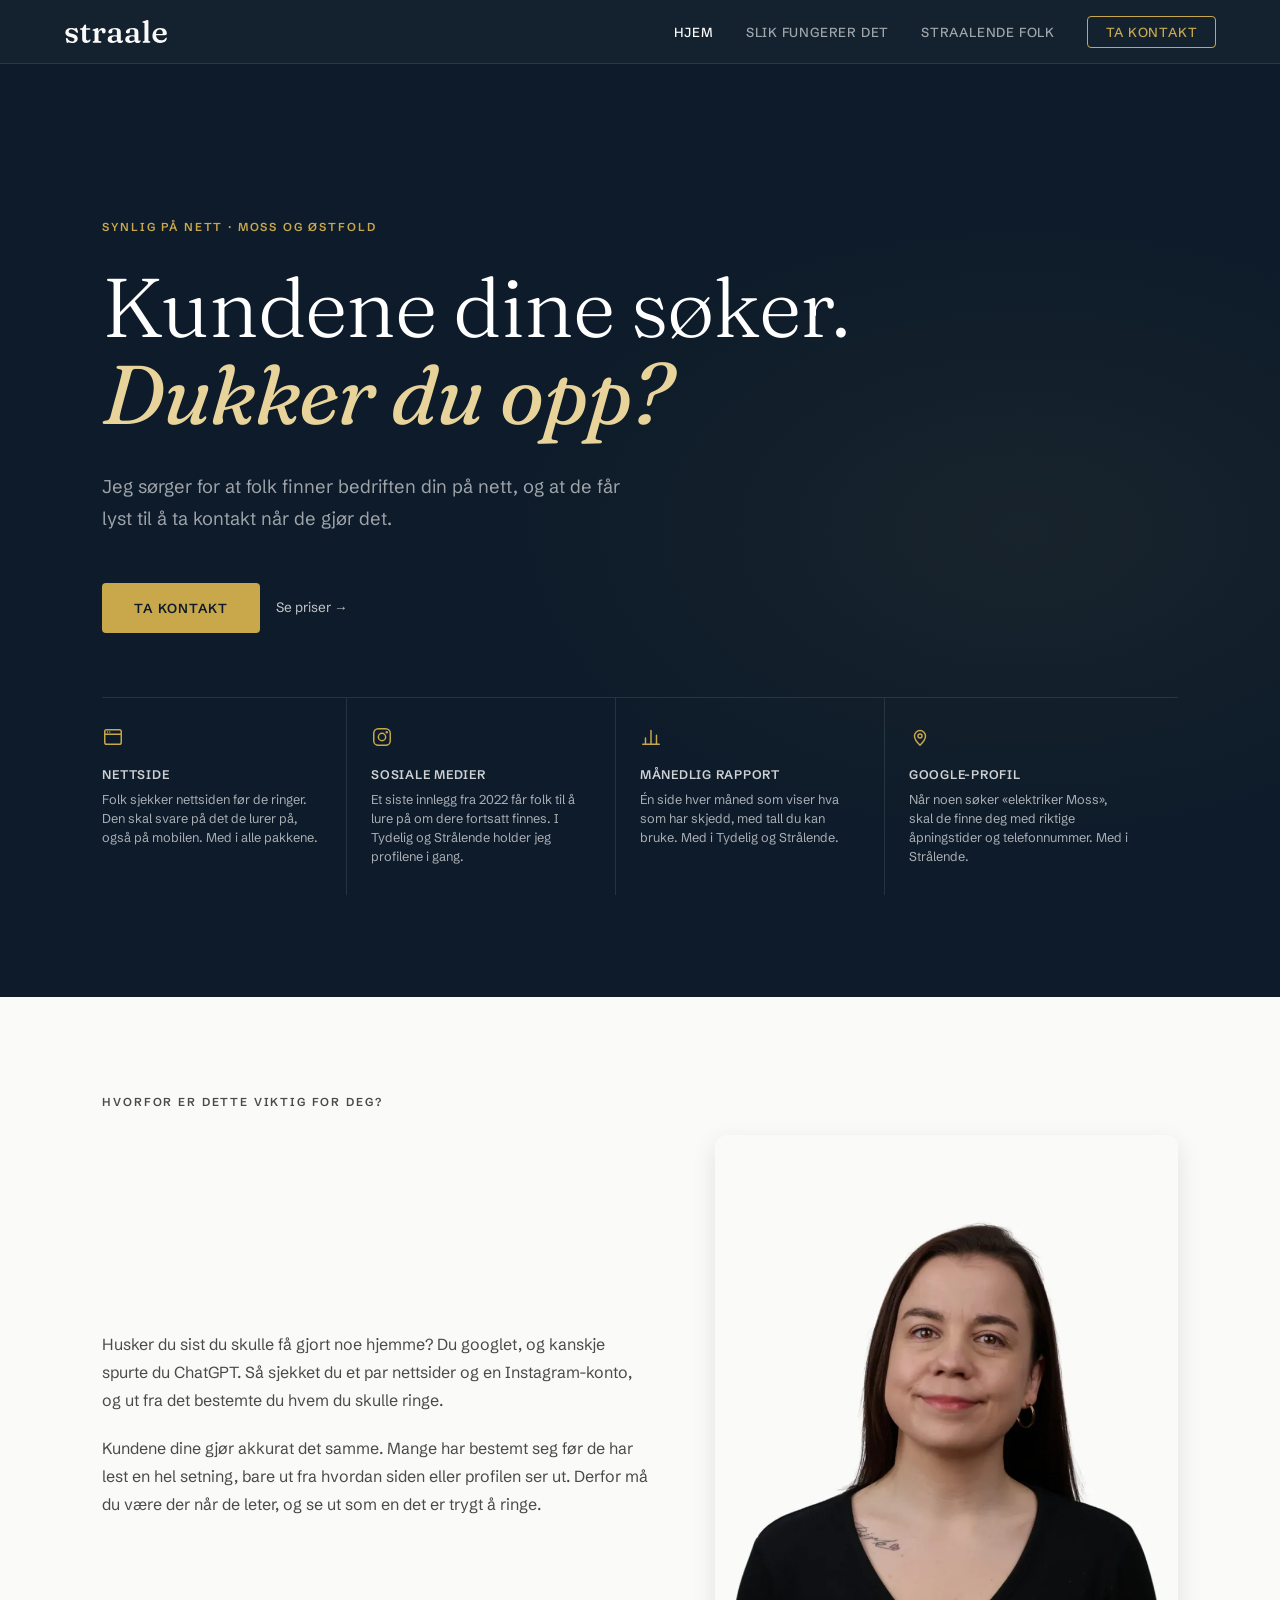
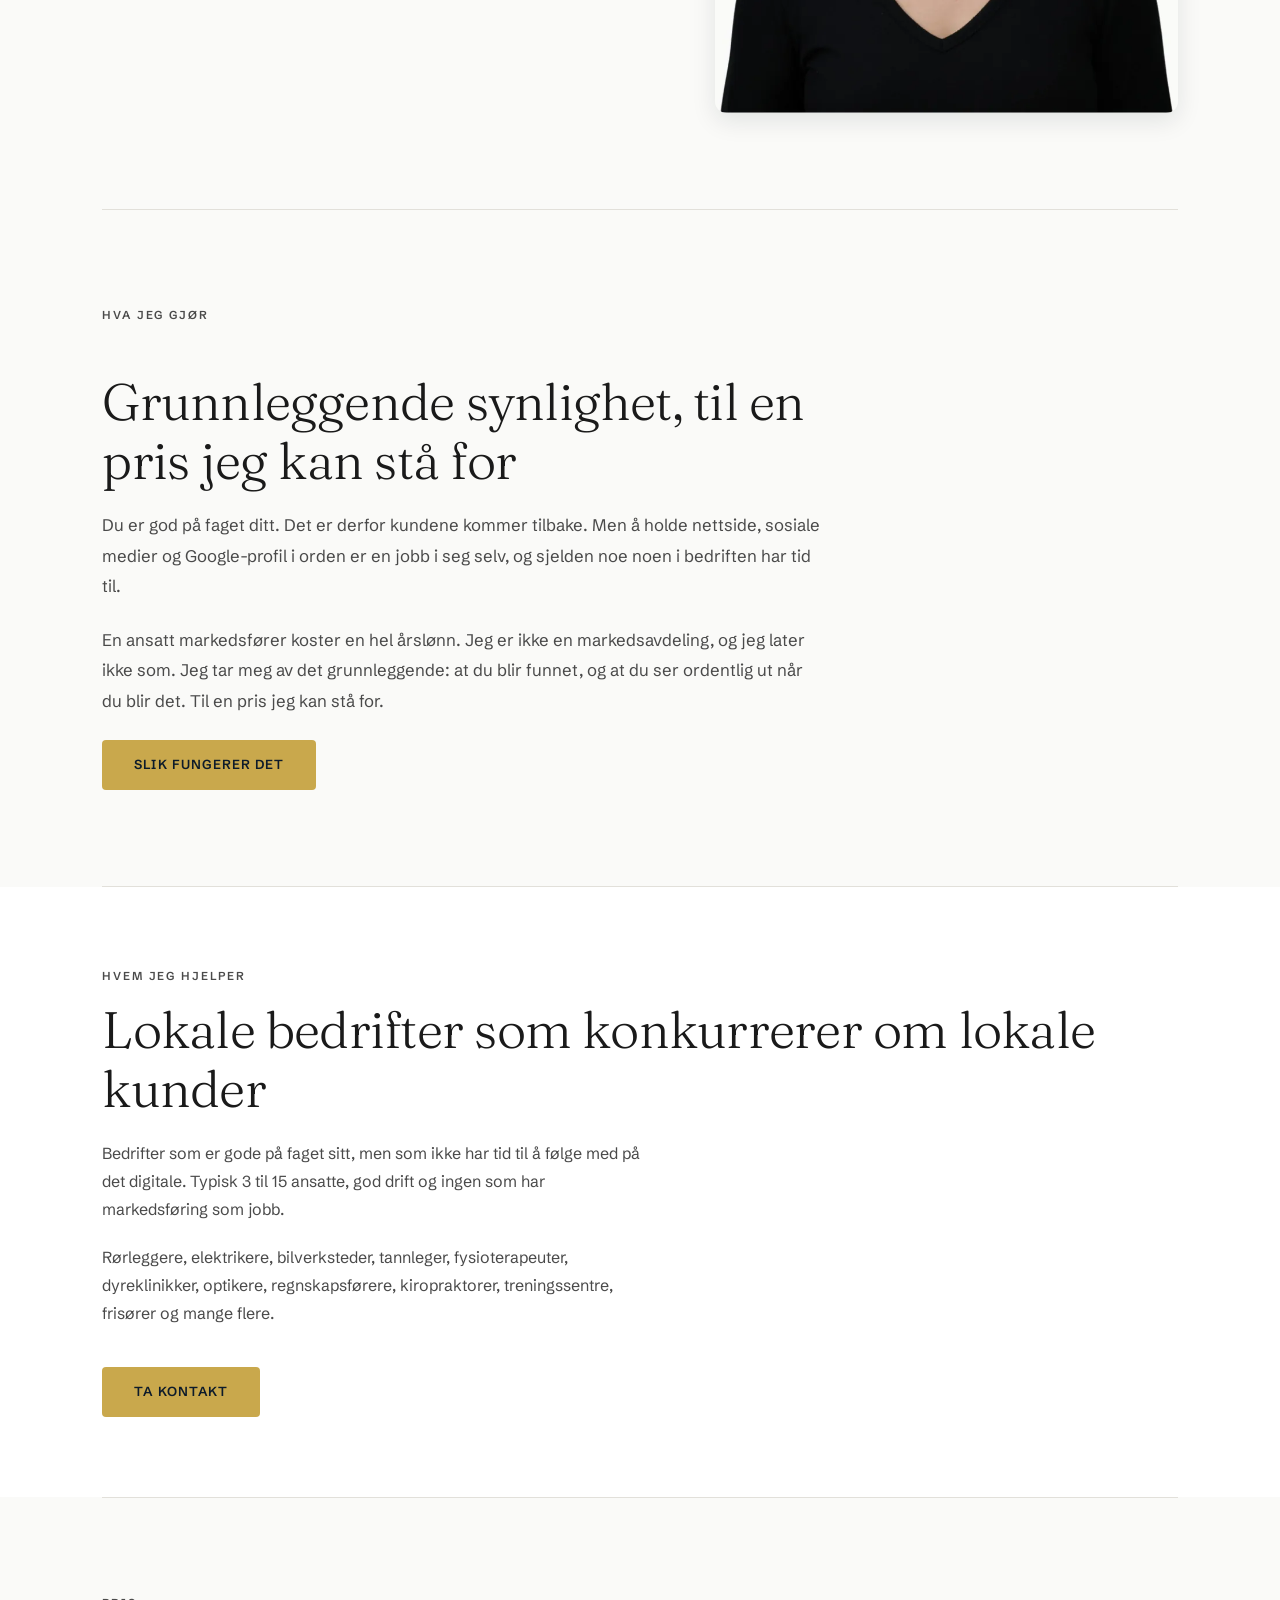
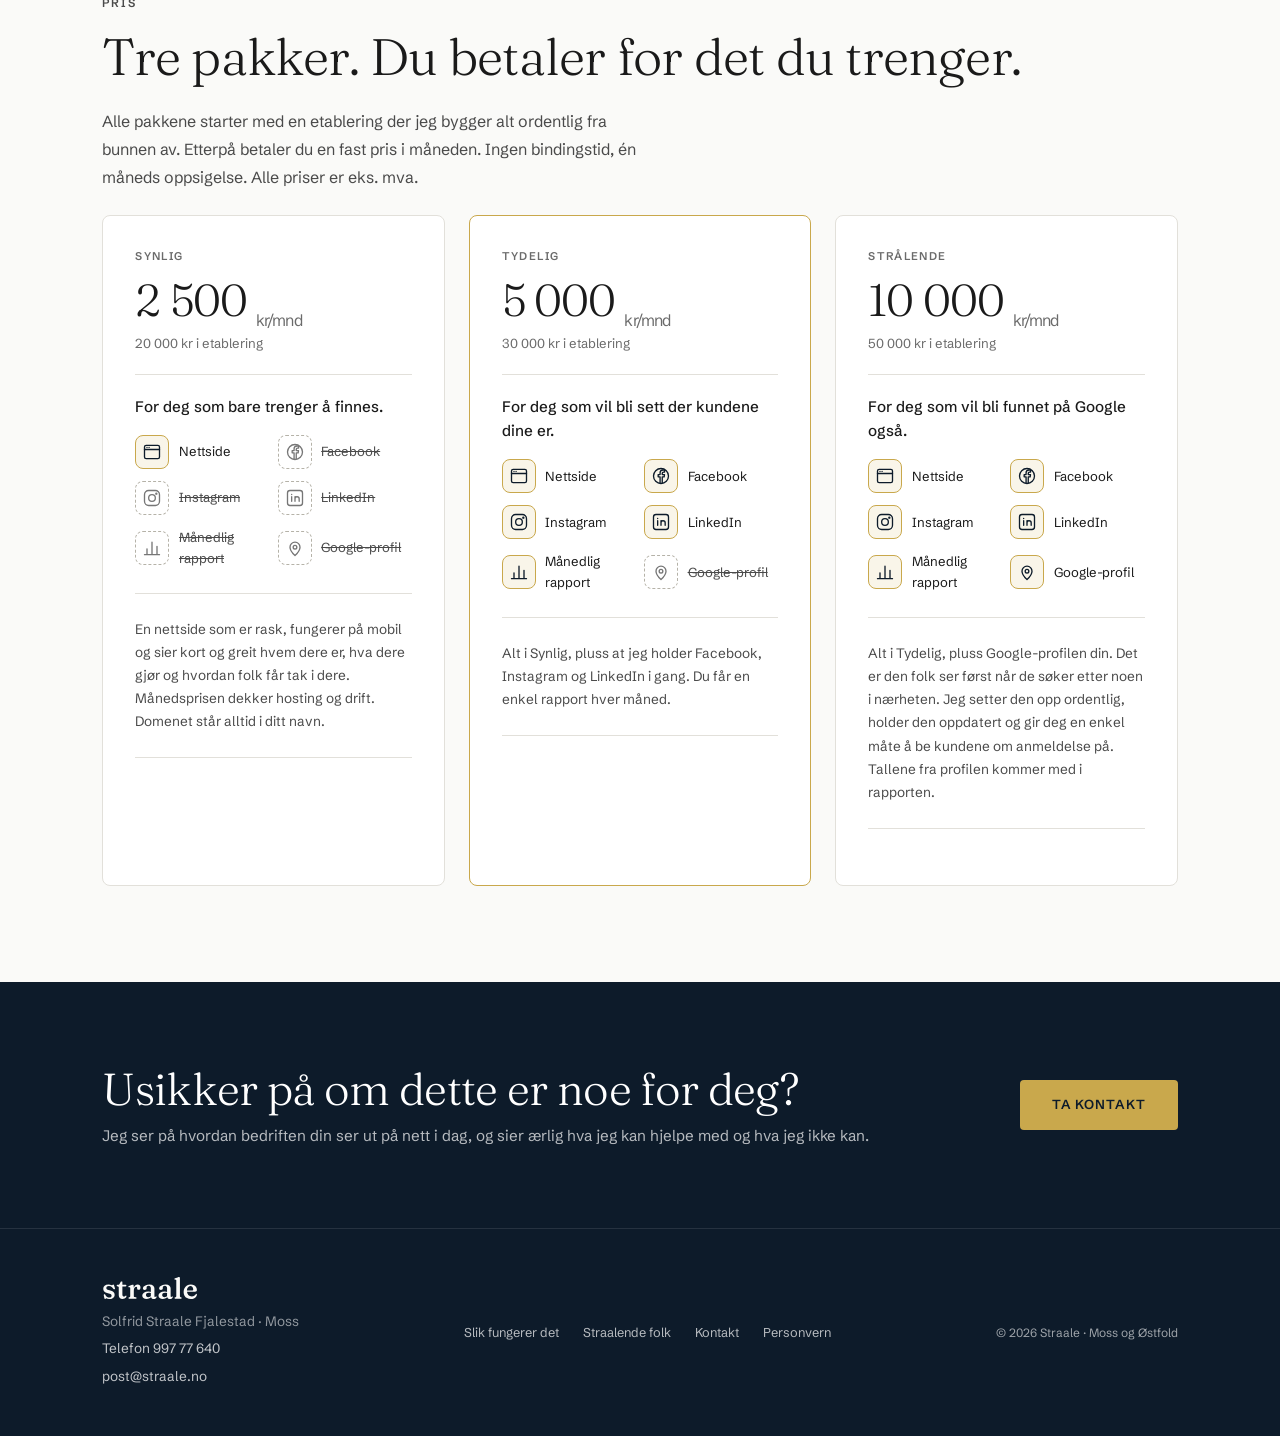
<file: index.html>
<!DOCTYPE html>
<html lang="nb">
<head>
  <meta charset="UTF-8" />
  <meta name="viewport" content="width=device-width, initial-scale=1.0" />
  <title>Straale | Nettside, sosiale medier og Google-profil for bedrifter i Moss og Østfold</title>
  <meta name="description" content="Nettside, sosiale medier og Google-profil for lokale bedrifter i Moss og Østfold. Tre pakker med fast månedspris og ingen bindingstid." />
  <link rel="canonical" href="https://straale.no/" />
  <meta name="theme-color" content="#0D1B2A" />
  <link rel="icon" href="/favicon.ico" sizes="48x48" />
  <link rel="icon" href="/favicon.svg" type="image/svg+xml" />
  <link rel="apple-touch-icon" href="/apple-touch-icon.png" />
  <link rel="manifest" href="/site.webmanifest" />
  <meta property="og:type" content="website" />
  <meta property="og:locale" content="nb_NO" />
  <meta property="og:site_name" content="Straale" />
  <meta property="og:title" content="Straale | Nettside, sosiale medier og Google-profil for bedrifter i Moss og Østfold" />
  <meta property="og:description" content="Nettside, sosiale medier og Google-profil for lokale bedrifter i Moss og Østfold. Tre pakker med fast månedspris og ingen bindingstid." />
  <meta property="og:url" content="https://straale.no/" />
  <meta property="og:image" content="https://straale.no/bilder/og-straale.jpg" />
  <meta property="og:image:width" content="1200" />
  <meta property="og:image:height" content="630" />
  <meta property="og:image:alt" content="Ordmerket straale på midnattsblå bakgrunn" />
  <meta name="twitter:card" content="summary_large_image" />
  <link rel="preload" href="/css/fonter/schibsted-grotesk-latin-400-normal.woff2" as="font" type="font/woff2" crossorigin />
  <link rel="preload" href="/css/fonter/fraunces-latin-300-normal.woff2" as="font" type="font/woff2" crossorigin />
  <link rel="stylesheet" href="/css/styles.css" />
  <script type="application/ld+json">
  {
    "@context": "https://schema.org",
    "@graph": [
      {
        "@type": [
          "ProfessionalService",
          "Organization"
        ],
        "@id": "https://straale.no/#bedrift",
        "name": "Straale",
        "url": "https://straale.no/",
        "logo": "https://straale.no/bilder/logo/android-512.png",
        "image": "https://straale.no/bilder/og-straale.jpg",
        "description": "Straale lager og drifter nettside, sosiale medier og Google-profil for etablerte lokale bedrifter i Moss og Østfold. Fast månedspris, ingen bindingstid.",
        "telephone": "+47 997 77 640",
        "email": "post@straale.no",
        "address": {
          "@type": "PostalAddress",
          "addressLocality": "Moss",
          "addressRegion": "Østfold",
          "addressCountry": "NO"
        },
        "areaServed": [
          {
            "@type": "City",
            "name": "Moss"
          },
          {
            "@type": "AdministrativeArea",
            "name": "Østfold"
          }
        ],
        "founder": {
          "@id": "https://straale.no/straalende-folk#solfrid"
        },
        "knowsLanguage": "nb",
        "priceRange": "2 500 til 10 000 kr per måned eks. mva.",
        "hasOfferCatalog": {
          "@type": "OfferCatalog",
          "name": "Pakker",
          "itemListElement": [
            {
              "@type": "Offer",
              "name": "Synlig",
              "description": "Nettside med hosting og drift.",
              "url": "https://straale.no/#pris",
              "priceCurrency": "NOK",
              "price": 2500,
              "priceSpecification": [
                {
                  "@type": "UnitPriceSpecification",
                  "price": 2500,
                  "priceCurrency": "NOK",
                  "unitText": "per måned",
                  "unitCode": "MON",
                  "valueAddedTaxIncluded": false
                },
                {
                  "@type": "UnitPriceSpecification",
                  "price": 20000,
                  "priceCurrency": "NOK",
                  "name": "Etablering, engangsbeløp",
                  "valueAddedTaxIncluded": false
                }
              ],
              "itemOffered": {
                "@type": "Service",
                "name": "Synlig",
                "provider": {
                  "@id": "https://straale.no/#bedrift"
                },
                "areaServed": {
                  "@type": "AdministrativeArea",
                  "name": "Østfold"
                }
              }
            },
            {
              "@type": "Offer",
              "name": "Tydelig",
              "description": "Nettside, Facebook, Instagram, LinkedIn og månedlig rapport.",
              "url": "https://straale.no/#pris",
              "priceCurrency": "NOK",
              "price": 5000,
              "priceSpecification": [
                {
                  "@type": "UnitPriceSpecification",
                  "price": 5000,
                  "priceCurrency": "NOK",
                  "unitText": "per måned",
                  "unitCode": "MON",
                  "valueAddedTaxIncluded": false
                },
                {
                  "@type": "UnitPriceSpecification",
                  "price": 30000,
                  "priceCurrency": "NOK",
                  "name": "Etablering, engangsbeløp",
                  "valueAddedTaxIncluded": false
                }
              ],
              "itemOffered": {
                "@type": "Service",
                "name": "Tydelig",
                "provider": {
                  "@id": "https://straale.no/#bedrift"
                },
                "areaServed": {
                  "@type": "AdministrativeArea",
                  "name": "Østfold"
                }
              }
            },
            {
              "@type": "Offer",
              "name": "Strålende",
              "description": "Alt i Tydelig, pluss Google-profil (Google Business Profile).",
              "url": "https://straale.no/#pris",
              "priceCurrency": "NOK",
              "price": 10000,
              "priceSpecification": [
                {
                  "@type": "UnitPriceSpecification",
                  "price": 10000,
                  "priceCurrency": "NOK",
                  "unitText": "per måned",
                  "unitCode": "MON",
                  "valueAddedTaxIncluded": false
                },
                {
                  "@type": "UnitPriceSpecification",
                  "price": 50000,
                  "priceCurrency": "NOK",
                  "name": "Etablering, engangsbeløp",
                  "valueAddedTaxIncluded": false
                }
              ],
              "itemOffered": {
                "@type": "Service",
                "name": "Strålende",
                "provider": {
                  "@id": "https://straale.no/#bedrift"
                },
                "areaServed": {
                  "@type": "AdministrativeArea",
                  "name": "Østfold"
                }
              }
            }
          ]
        }
      },
      {
        "@type": "WebSite",
        "@id": "https://straale.no/#nettsted",
        "url": "https://straale.no/",
        "name": "Straale",
        "inLanguage": "nb",
        "publisher": {
          "@id": "https://straale.no/#bedrift"
        }
      },
      {
        "@type": "WebPage",
        "@id": "https://straale.no/#side",
        "url": "https://straale.no/",
        "name": "Straale | Nettside, sosiale medier og Google-profil for bedrifter i Moss og Østfold",
        "description": "Nettside, sosiale medier og Google-profil for lokale bedrifter i Moss og Østfold. Tre pakker med fast månedspris og ingen bindingstid.",
        "inLanguage": "nb",
        "isPartOf": {
          "@id": "https://straale.no/#nettsted"
        },
        "about": {
          "@id": "https://straale.no/#bedrift"
        }
      }
    ]
  }
  </script>
</head>
<body class="page-body">
  <a class="skip-link" href="#innhold">Hopp til innholdet</a>

  <nav class="site-nav" aria-label="Hovedmeny">
    <a class="nav-logo" href="/"><img src="/bilder/logo/straale-ordmerke-negativ.svg" alt="Straale, til forsiden" width="104" height="24" /></a>
    <ul class="nav-links" id="navLinks">
      <li><a href="/" class="active" aria-current="page">Hjem</a></li>
      <li><a href="/slik-fungerer-det">Slik fungerer det</a></li>
      <li><a href="/straalende-folk">Straalende folk</a></li>
      <li><a href="/kontakt" class="nav-cta">Ta kontakt</a></li>
    </ul>
    <button class="nav-hamburger" id="hamburger" type="button" aria-label="Meny" aria-expanded="false" aria-controls="navLinks">
      <span aria-hidden="true"></span><span aria-hidden="true"></span><span aria-hidden="true"></span>
    </button>
  </nav>

  <main id="innhold" tabindex="-1">

  <!-- HERO -->
  <div class="dark-hero home-hero">
    <div class="hero-inner">
      <p class="hero-eyebrow">Synlig på nett · Moss og Østfold</p>
      <h1 class="hero-title">
        Kundene dine søker.<br><em>Dukker du opp?</em>
      </h1>
      <p class="hero-sub">Jeg sørger for at folk finner bedriften din på nett, og at de får lyst til å ta kontakt når de gjør det.</p>
      <div class="hero-actions">
        <a class="btn-gold" href="/kontakt">Ta kontakt</a>
        <a class="btn-ghost-light" href="#pris">Se priser <span aria-hidden="true">→</span></a>
      </div>

      <ul class="services-strip" aria-label="Det jeg tar meg av">
        <li class="strip-item">
          <svg class="strip-icon" viewBox="0 0 24 24" aria-hidden="true" focusable="false"><rect x="3" y="4" width="18" height="16" rx="2"/><path d="M3 9h18"/><path d="M6 6.5h.01M8.5 6.5h.01"/></svg>
          <h2>Nettside</h2>
          <p>Folk sjekker nettsiden før de ringer. Den skal svare på det de lurer på, også på mobilen. Med i alle pakkene.</p>
        </li>
        <li class="strip-item">
          <svg class="strip-icon" viewBox="0 0 24 24" aria-hidden="true" focusable="false"><rect x="3" y="3" width="18" height="18" rx="5"/><circle cx="12" cy="12" r="4"/><circle cx="17.2" cy="6.8" r=".6" fill="currentColor"/></svg>
          <h2>Sosiale medier</h2>
          <p>Et siste innlegg fra 2022 får folk til å lure på om dere fortsatt finnes. I Tydelig og Strålende holder jeg profilene i gang.</p>
        </li>
        <li class="strip-item">
          <svg class="strip-icon" viewBox="0 0 24 24" aria-hidden="true" focusable="false"><path d="M3 20h18M6 20v-7M12 20V5M18 20v-10"/></svg>
          <h2>Månedlig rapport</h2>
          <p>Én side hver måned som viser hva som har skjedd, med tall du kan bruke. Med i Tydelig og Strålende.</p>
        </li>
        <li class="strip-item">
          <svg class="strip-icon" viewBox="0 0 24 24" aria-hidden="true" focusable="false"><path d="M12 21s-6-5.6-6-10a6 6 0 1 1 12 0c0 4.4-6 10-6 10z"/><circle cx="12" cy="11" r="2.2"/></svg>
          <h2>Google-profil</h2>
          <p>Når noen søker «elektriker Moss», skal de finne deg med riktige åpningstider og telefonnummer. Med i Strålende.</p>
        </li>
      </ul>

    </div>
  </div>

  <!-- WHY -->
  <section class="light-section">
    <div class="light-section-inner">
      <p class="section-label">Hvorfor er dette viktig for deg?</p>
      <div class="why-grid">
        <div class="why-text">
          <p class="section-body">Husker du sist du skulle få gjort noe hjemme? Du googlet, og kanskje spurte du ChatGPT. Så sjekket du et par nettsider og en Instagram-konto, og ut fra det bestemte du hvem du skulle ringe.</p>
          <p class="section-body">Kundene dine gjør akkurat det samme. Mange har bestemt seg før de har lest en hel setning, bare ut fra hvordan siden eller profilen ser ut. Derfor må du være der når de leter, og se ut som en det er trygt å ringe.</p>
        </div>
        <div class="why-image">
          <img src="/bilder/solfrid-anbefalt-800.webp" srcset="/bilder/solfrid-anbefalt-400.webp 400w, /bilder/solfrid-anbefalt-800.webp 800w, /bilder/solfrid-anbefalt-1080.webp 1080w" sizes="(max-width: 700px) 90vw, 45vw" width="1080" height="1350" alt="Solfrid Straale Fjalestad, som driver Straale, smiler til kamera" loading="lazy" decoding="async" />
        </div>
      </div>
    </div>
  </section>

  <hr class="divider" />

  <!-- PROMISE -->
  <section class="light-section">
    <div class="light-section-inner">
      <p class="section-label">Hva jeg gjør</p>
      <div class="promise-grid promise-single">
        <div class="promise-text">
          <h2 class="section-heading">Grunnleggende synlighet, til en pris jeg kan stå for</h2>
          <p>Du er god på faget ditt. Det er derfor kundene kommer tilbake. Men å holde nettside, sosiale medier og Google-profil i orden er en jobb i seg selv, og sjelden noe noen i bedriften har tid til.</p>
          <p>En ansatt markedsfører koster en hel årslønn. Jeg er ikke en markedsavdeling, og jeg later ikke som. Jeg tar meg av det grunnleggende: at du blir funnet, og at du ser ordentlig ut når du blir det. Til en pris jeg kan stå for.</p>
          <a class="btn-gold" href="/slik-fungerer-det">Slik fungerer det</a>
        </div>
      </div>
    </div>
  </section>

  <hr class="divider" />

  <!-- INDUSTRIES -->
  <div class="industries">
    <div class="industries-inner">
      <p class="section-label">Hvem jeg hjelper</p>
      <h2 class="section-heading">Lokale bedrifter som konkurrerer om lokale kunder</h2>
      <p class="section-body">Bedrifter som er gode på faget sitt, men som ikke har tid til å følge med på det digitale. Typisk 3 til 15 ansatte, god drift og ingen som har markedsføring som jobb.</p>
      <p class="section-body">Rørleggere, elektrikere, bilverksteder, tannleger, fysioterapeuter, dyreklinikker, optikere, regnskapsførere, kiropraktorer, treningssentre, frisører og mange flere.</p>
      <div class="hero-actions" style="margin-top:2.5rem">
        <a class="btn-gold" href="/kontakt">Ta kontakt</a>
      </div>
    </div>
  </div>

  <hr class="divider" />

  <!-- PRIS -->
  <section class="light-section" id="pris">
    <div class="light-section-inner">
      <p class="section-label">Pris</p>
      <h2 class="section-heading">Tre pakker. Du betaler for det du trenger.</h2>
      <p class="section-body">Alle pakkene starter med en etablering der jeg bygger alt ordentlig fra bunnen av. Etterpå betaler du en fast pris i måneden. Ingen bindingstid, én måneds oppsigelse. Alle priser er eks. mva.</p>

      <div class="package-grid package-grid-3">
        <div class="package-card" id="synlig">
          <p class="pc-label">Synlig</p>
          <div class="pc-amount">2 500 <sub>kr/mnd</sub></div>
          <p class="pc-desc">20 000 kr i etablering</p>
          <p class="package-pitch">For deg som bare trenger å finnes.</p>
          <ul class="pc-features" aria-label="Innhold i pakken">
            <li class="pf-on"><svg viewBox="0 0 24 24" aria-hidden="true" focusable="false"><rect x="3" y="4" width="18" height="16" rx="2"/><path d="M3 9h18"/><path d="M6 6.5h.01M8.5 6.5h.01"/></svg><span>Nettside<span class="sr-only"> er med</span></span></li>
            <li class="pf-off"><svg viewBox="0 0 24 24" aria-hidden="true" focusable="false"><circle cx="12" cy="12" r="9"/><path d="M13.5 20v-7h2.3l.4-2.7h-2.7V8.6c0-.8.3-1.3 1.4-1.3h1.4V4.9c-.3 0-1.1-.1-2-.1-2 0-3.4 1.2-3.4 3.4v2.1H8.6V13h2.3v7"/></svg><span>Facebook<span class="sr-only"> er ikke med</span></span></li>
            <li class="pf-off"><svg viewBox="0 0 24 24" aria-hidden="true" focusable="false"><rect x="3" y="3" width="18" height="18" rx="5"/><circle cx="12" cy="12" r="4"/><circle cx="17.2" cy="6.8" r=".6" fill="currentColor"/></svg><span>Instagram<span class="sr-only"> er ikke med</span></span></li>
            <li class="pf-off"><svg viewBox="0 0 24 24" aria-hidden="true" focusable="false"><rect x="3" y="3" width="18" height="18" rx="3"/><path d="M8 10.5V16M8 7.8h.01M12 16v-5.5M12 13c0-1.5 1-2.5 2.4-2.5S17 11.5 17 13v3"/></svg><span>LinkedIn<span class="sr-only"> er ikke med</span></span></li>
            <li class="pf-off"><svg viewBox="0 0 24 24" aria-hidden="true" focusable="false"><path d="M3 20h18M6 20v-7M12 20V5M18 20v-10"/></svg><span>Månedlig rapport<span class="sr-only"> er ikke med</span></span></li>
            <li class="pf-off"><svg viewBox="0 0 24 24" aria-hidden="true" focusable="false"><path d="M12 21s-6-5.6-6-10a6 6 0 1 1 12 0c0 4.4-6 10-6 10z"/><circle cx="12" cy="11" r="2.2"/></svg><span>Google-profil<span class="sr-only"> er ikke med</span></span></li>
          </ul>
          <p class="package-leveranse">En nettside som er rask, fungerer på mobil og sier kort og greit hvem dere er, hva dere gjør og hvordan folk får tak i dere. Månedsprisen dekker hosting og drift. Domenet står alltid i ditt navn.</p>
        </div>
        <div class="package-card gold-border" id="tydelig">
          <p class="pc-label">Tydelig</p>
          <div class="pc-amount">5 000 <sub>kr/mnd</sub></div>
          <p class="pc-desc">30 000 kr i etablering</p>
          <p class="package-pitch">For deg som vil bli sett der kundene dine er.</p>
          <ul class="pc-features" aria-label="Innhold i pakken">
            <li class="pf-on"><svg viewBox="0 0 24 24" aria-hidden="true" focusable="false"><rect x="3" y="4" width="18" height="16" rx="2"/><path d="M3 9h18"/><path d="M6 6.5h.01M8.5 6.5h.01"/></svg><span>Nettside<span class="sr-only"> er med</span></span></li>
            <li class="pf-on"><svg viewBox="0 0 24 24" aria-hidden="true" focusable="false"><circle cx="12" cy="12" r="9"/><path d="M13.5 20v-7h2.3l.4-2.7h-2.7V8.6c0-.8.3-1.3 1.4-1.3h1.4V4.9c-.3 0-1.1-.1-2-.1-2 0-3.4 1.2-3.4 3.4v2.1H8.6V13h2.3v7"/></svg><span>Facebook<span class="sr-only"> er med</span></span></li>
            <li class="pf-on"><svg viewBox="0 0 24 24" aria-hidden="true" focusable="false"><rect x="3" y="3" width="18" height="18" rx="5"/><circle cx="12" cy="12" r="4"/><circle cx="17.2" cy="6.8" r=".6" fill="currentColor"/></svg><span>Instagram<span class="sr-only"> er med</span></span></li>
            <li class="pf-on"><svg viewBox="0 0 24 24" aria-hidden="true" focusable="false"><rect x="3" y="3" width="18" height="18" rx="3"/><path d="M8 10.5V16M8 7.8h.01M12 16v-5.5M12 13c0-1.5 1-2.5 2.4-2.5S17 11.5 17 13v3"/></svg><span>LinkedIn<span class="sr-only"> er med</span></span></li>
            <li class="pf-on"><svg viewBox="0 0 24 24" aria-hidden="true" focusable="false"><path d="M3 20h18M6 20v-7M12 20V5M18 20v-10"/></svg><span>Månedlig rapport<span class="sr-only"> er med</span></span></li>
            <li class="pf-off"><svg viewBox="0 0 24 24" aria-hidden="true" focusable="false"><path d="M12 21s-6-5.6-6-10a6 6 0 1 1 12 0c0 4.4-6 10-6 10z"/><circle cx="12" cy="11" r="2.2"/></svg><span>Google-profil<span class="sr-only"> er ikke med</span></span></li>
          </ul>
          <p class="package-leveranse">Alt i Synlig, pluss at jeg holder Facebook, Instagram og LinkedIn i gang. Du får en enkel rapport hver måned.</p>
        </div>
        <div class="package-card" id="stralende">
          <p class="pc-label">Strålende</p>
          <div class="pc-amount">10 000 <sub>kr/mnd</sub></div>
          <p class="pc-desc">50 000 kr i etablering</p>
          <p class="package-pitch">For deg som vil bli funnet på Google også.</p>
          <ul class="pc-features" aria-label="Innhold i pakken">
            <li class="pf-on"><svg viewBox="0 0 24 24" aria-hidden="true" focusable="false"><rect x="3" y="4" width="18" height="16" rx="2"/><path d="M3 9h18"/><path d="M6 6.5h.01M8.5 6.5h.01"/></svg><span>Nettside<span class="sr-only"> er med</span></span></li>
            <li class="pf-on"><svg viewBox="0 0 24 24" aria-hidden="true" focusable="false"><circle cx="12" cy="12" r="9"/><path d="M13.5 20v-7h2.3l.4-2.7h-2.7V8.6c0-.8.3-1.3 1.4-1.3h1.4V4.9c-.3 0-1.1-.1-2-.1-2 0-3.4 1.2-3.4 3.4v2.1H8.6V13h2.3v7"/></svg><span>Facebook<span class="sr-only"> er med</span></span></li>
            <li class="pf-on"><svg viewBox="0 0 24 24" aria-hidden="true" focusable="false"><rect x="3" y="3" width="18" height="18" rx="5"/><circle cx="12" cy="12" r="4"/><circle cx="17.2" cy="6.8" r=".6" fill="currentColor"/></svg><span>Instagram<span class="sr-only"> er med</span></span></li>
            <li class="pf-on"><svg viewBox="0 0 24 24" aria-hidden="true" focusable="false"><rect x="3" y="3" width="18" height="18" rx="3"/><path d="M8 10.5V16M8 7.8h.01M12 16v-5.5M12 13c0-1.5 1-2.5 2.4-2.5S17 11.5 17 13v3"/></svg><span>LinkedIn<span class="sr-only"> er med</span></span></li>
            <li class="pf-on"><svg viewBox="0 0 24 24" aria-hidden="true" focusable="false"><path d="M3 20h18M6 20v-7M12 20V5M18 20v-10"/></svg><span>Månedlig rapport<span class="sr-only"> er med</span></span></li>
            <li class="pf-on"><svg viewBox="0 0 24 24" aria-hidden="true" focusable="false"><path d="M12 21s-6-5.6-6-10a6 6 0 1 1 12 0c0 4.4-6 10-6 10z"/><circle cx="12" cy="11" r="2.2"/></svg><span>Google-profil<span class="sr-only"> er med</span></span></li>
          </ul>
          <p class="package-leveranse">Alt i Tydelig, pluss Google-profilen din. Det er den folk ser først når de søker etter noen i nærheten. Jeg setter den opp ordentlig, holder den oppdatert og gir deg en enkel måte å be kundene om anmeldelse på. Tallene fra profilen kommer med i rapporten.</p>
        </div>
      </div>
    </div>
  </section>

  <!-- CTA -->
  <div class="cta-band">
    <div class="cta-band-inner">
      <div>
        <h2>Usikker på om dette er noe for deg?</h2>
        <p>Jeg ser på hvordan bedriften din ser ut på nett i dag, og sier ærlig hva jeg kan hjelpe med og hva jeg ikke kan.</p>
      </div>
      <a class="btn-gold" href="/kontakt">Ta kontakt</a>
    </div>
  </div>

  </main>

  <footer class="site-footer">
    <div class="footer-inner">
      <div class="footer-contact">
        <a class="footer-logo" href="/"><img src="/bilder/logo/straale-ordmerke-negativ.svg" alt="Straale, til forsiden" width="96" height="22" loading="lazy" /></a>
        <p>Solfrid Straale Fjalestad · Moss</p>
        <p><a href="tel:+4799777640">Telefon 997 77 640</a></p>
        <p><a href="mailto:post@straale.no">post@straale.no</a></p>
      </div>
      <nav class="footer-links" aria-label="Bunnmeny">
        <a href="/slik-fungerer-det">Slik fungerer det</a>
        <a href="/straalende-folk">Straalende folk</a>
        <a href="/kontakt">Kontakt</a>
        <a href="/personvern">Personvern</a>
      </nav>
      <p class="footer-copy">© 2026 Straale · Moss og Østfold</p>
    </div>
  </footer>
  <script src="js/nav.js"></script>
</body>
</html>
</file>
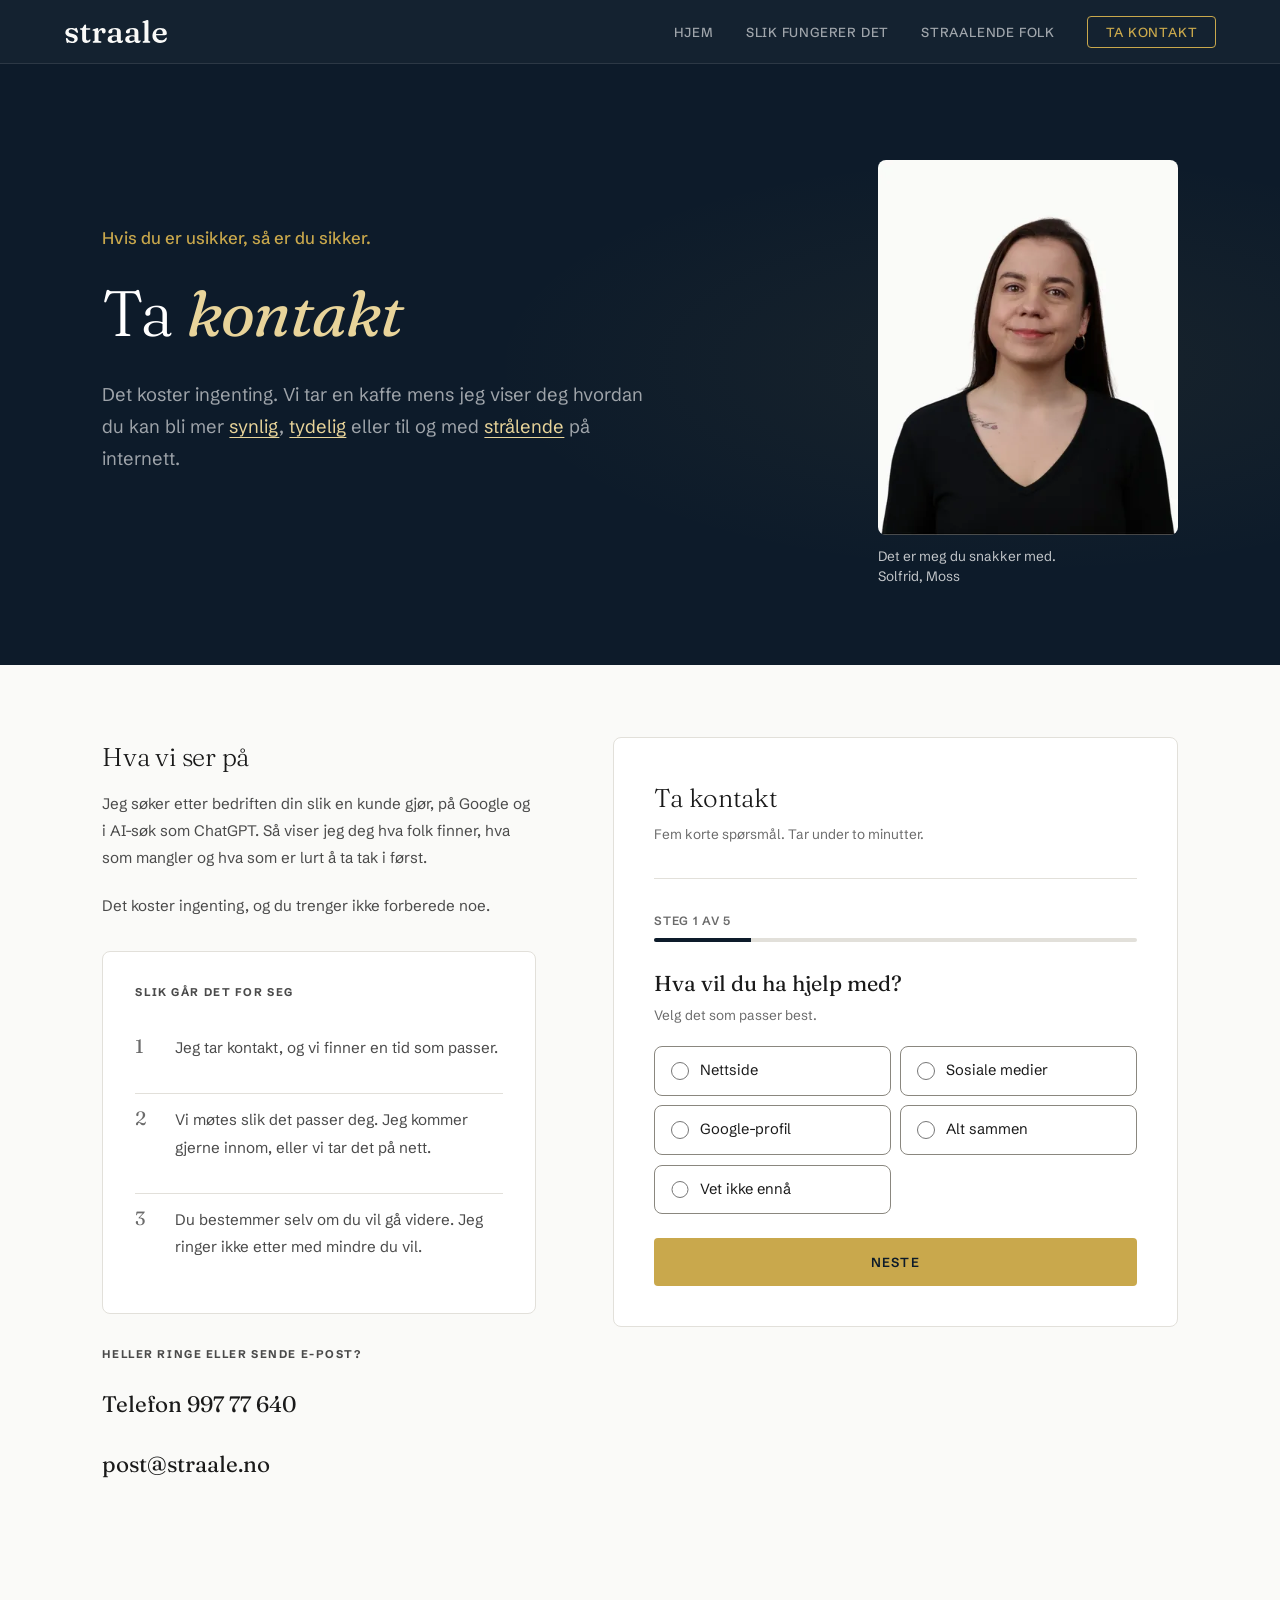
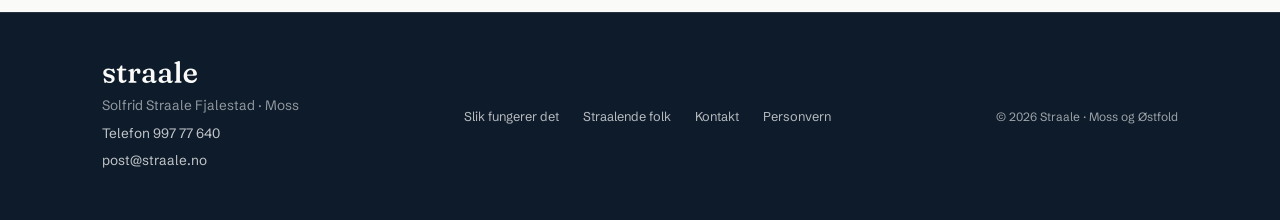
<file: kontakt.html>
<!DOCTYPE html>
<html lang="nb">
<head>
  <meta charset="UTF-8" />
  <meta name="viewport" content="width=device-width, initial-scale=1.0" />
  <title>Ta kontakt | Straale</title>
  <meta name="description" content="Det koster ingenting. Vi tar en kaffe, og jeg viser deg hva kundene finner når de søker etter bedriften din på Google og i AI-søk." />
  <link rel="canonical" href="https://straale.no/kontakt" />
  <meta name="theme-color" content="#0D1B2A" />
  <link rel="icon" href="/favicon.ico" sizes="48x48" />
  <link rel="icon" href="/favicon.svg" type="image/svg+xml" />
  <link rel="apple-touch-icon" href="/apple-touch-icon.png" />
  <link rel="manifest" href="/site.webmanifest" />
  <meta property="og:type" content="website" />
  <meta property="og:locale" content="nb_NO" />
  <meta property="og:site_name" content="Straale" />
  <meta property="og:title" content="Ta kontakt | Straale" />
  <meta property="og:description" content="Det koster ingenting. Vi tar en kaffe, og jeg viser deg hva kundene finner når de søker etter bedriften din på Google og i AI-søk." />
  <meta property="og:url" content="https://straale.no/kontakt" />
  <meta property="og:image" content="https://straale.no/bilder/og-straale.jpg" />
  <meta property="og:image:width" content="1200" />
  <meta property="og:image:height" content="630" />
  <meta property="og:image:alt" content="Ordmerket straale på midnattsblå bakgrunn" />
  <meta name="twitter:card" content="summary_large_image" />
  <link rel="preload" href="/css/fonter/schibsted-grotesk-latin-400-normal.woff2" as="font" type="font/woff2" crossorigin />
  <link rel="preload" href="/css/fonter/fraunces-latin-300-normal.woff2" as="font" type="font/woff2" crossorigin />
  <link rel="stylesheet" href="/css/styles.css" />
  <script type="application/ld+json">
  {
    "@context": "https://schema.org",
    "@graph": [
      {
        "@type": [
          "ProfessionalService",
          "Organization"
        ],
        "@id": "https://straale.no/#bedrift",
        "name": "Straale",
        "url": "https://straale.no/",
        "logo": "https://straale.no/bilder/logo/android-512.png",
        "image": "https://straale.no/bilder/og-straale.jpg",
        "description": "Straale lager og drifter nettside, sosiale medier og Google-profil for etablerte lokale bedrifter i Moss og Østfold. Fast månedspris, ingen bindingstid.",
        "telephone": "+47 997 77 640",
        "email": "post@straale.no",
        "address": {
          "@type": "PostalAddress",
          "addressLocality": "Moss",
          "addressRegion": "Østfold",
          "addressCountry": "NO"
        },
        "areaServed": [
          {
            "@type": "City",
            "name": "Moss"
          },
          {
            "@type": "AdministrativeArea",
            "name": "Østfold"
          }
        ],
        "founder": {
          "@id": "https://straale.no/straalende-folk#solfrid"
        },
        "knowsLanguage": "nb",
        "priceRange": "2 500 til 10 000 kr per måned eks. mva.",
        "hasOfferCatalog": {
          "@type": "OfferCatalog",
          "name": "Pakker",
          "itemListElement": [
            {
              "@type": "Offer",
              "name": "Synlig",
              "description": "Nettside med hosting og drift.",
              "url": "https://straale.no/#pris",
              "priceCurrency": "NOK",
              "price": 2500,
              "priceSpecification": [
                {
                  "@type": "UnitPriceSpecification",
                  "price": 2500,
                  "priceCurrency": "NOK",
                  "unitText": "per måned",
                  "unitCode": "MON",
                  "valueAddedTaxIncluded": false
                },
                {
                  "@type": "UnitPriceSpecification",
                  "price": 20000,
                  "priceCurrency": "NOK",
                  "name": "Etablering, engangsbeløp",
                  "valueAddedTaxIncluded": false
                }
              ],
              "itemOffered": {
                "@type": "Service",
                "name": "Synlig",
                "provider": {
                  "@id": "https://straale.no/#bedrift"
                },
                "areaServed": {
                  "@type": "AdministrativeArea",
                  "name": "Østfold"
                }
              }
            },
            {
              "@type": "Offer",
              "name": "Tydelig",
              "description": "Nettside, Facebook, Instagram, LinkedIn og månedlig rapport.",
              "url": "https://straale.no/#pris",
              "priceCurrency": "NOK",
              "price": 5000,
              "priceSpecification": [
                {
                  "@type": "UnitPriceSpecification",
                  "price": 5000,
                  "priceCurrency": "NOK",
                  "unitText": "per måned",
                  "unitCode": "MON",
                  "valueAddedTaxIncluded": false
                },
                {
                  "@type": "UnitPriceSpecification",
                  "price": 30000,
                  "priceCurrency": "NOK",
                  "name": "Etablering, engangsbeløp",
                  "valueAddedTaxIncluded": false
                }
              ],
              "itemOffered": {
                "@type": "Service",
                "name": "Tydelig",
                "provider": {
                  "@id": "https://straale.no/#bedrift"
                },
                "areaServed": {
                  "@type": "AdministrativeArea",
                  "name": "Østfold"
                }
              }
            },
            {
              "@type": "Offer",
              "name": "Strålende",
              "description": "Alt i Tydelig, pluss Google-profil (Google Business Profile).",
              "url": "https://straale.no/#pris",
              "priceCurrency": "NOK",
              "price": 10000,
              "priceSpecification": [
                {
                  "@type": "UnitPriceSpecification",
                  "price": 10000,
                  "priceCurrency": "NOK",
                  "unitText": "per måned",
                  "unitCode": "MON",
                  "valueAddedTaxIncluded": false
                },
                {
                  "@type": "UnitPriceSpecification",
                  "price": 50000,
                  "priceCurrency": "NOK",
                  "name": "Etablering, engangsbeløp",
                  "valueAddedTaxIncluded": false
                }
              ],
              "itemOffered": {
                "@type": "Service",
                "name": "Strålende",
                "provider": {
                  "@id": "https://straale.no/#bedrift"
                },
                "areaServed": {
                  "@type": "AdministrativeArea",
                  "name": "Østfold"
                }
              }
            }
          ]
        }
      },
      {
        "@type": "WebSite",
        "@id": "https://straale.no/#nettsted",
        "url": "https://straale.no/",
        "name": "Straale",
        "inLanguage": "nb",
        "publisher": {
          "@id": "https://straale.no/#bedrift"
        }
      },
      {
        "@type": [
          "WebPage",
          "ContactPage"
        ],
        "@id": "https://straale.no/kontakt#side",
        "url": "https://straale.no/kontakt",
        "name": "Ta kontakt | Straale",
        "description": "Det koster ingenting. Vi tar en kaffe, og jeg viser deg hva kundene finner når de søker etter bedriften din på Google og i AI-søk.",
        "inLanguage": "nb",
        "isPartOf": {
          "@id": "https://straale.no/#nettsted"
        },
        "about": {
          "@id": "https://straale.no/#bedrift"
        },
        "breadcrumb": {
          "@id": "https://straale.no/kontakt#smuler"
        }
      },
      {
        "@type": "BreadcrumbList",
        "@id": "https://straale.no/kontakt#smuler",
        "itemListElement": [
          {
            "@type": "ListItem",
            "position": 1,
            "name": "Hjem",
            "item": "https://straale.no/"
          },
          {
            "@type": "ListItem",
            "position": 2,
            "name": "Ta kontakt",
            "item": "https://straale.no/kontakt"
          }
        ]
      }
    ]
  }
  </script>
</head>
<body class="page-body">
  <a class="skip-link" href="#innhold">Hopp til innholdet</a>

  <nav class="site-nav" aria-label="Hovedmeny">
    <a class="nav-logo" href="/"><img src="/bilder/logo/straale-ordmerke-negativ.svg" alt="Straale, til forsiden" width="104" height="24" /></a>
    <ul class="nav-links" id="navLinks">
      <li><a href="/">Hjem</a></li>
      <li><a href="/slik-fungerer-det">Slik fungerer det</a></li>
      <li><a href="/straalende-folk">Straalende folk</a></li>
      <li><a href="/kontakt" class="nav-cta active" aria-current="page">Ta kontakt</a></li>
    </ul>
    <button class="nav-hamburger" id="hamburger" type="button" aria-label="Meny" aria-expanded="false" aria-controls="navLinks">
      <span aria-hidden="true"></span><span aria-hidden="true"></span><span aria-hidden="true"></span>
    </button>
  </nav>

  <main id="innhold" tabindex="-1">

  <div class="dark-hero kontakt-hero">
    <div class="hero-inner">
      <div class="kontakt-hero-tekst">
        <p class="hero-eyebrow hero-eyebrow-setning">Hvis du er usikker, så er du sikker.</p>
        <h1 class="hero-title kontakt-tittel">Ta <em>kontakt</em></h1>
        <p class="hero-sub">Det koster ingenting. Vi tar en kaffe mens jeg viser deg hvordan du kan bli mer <a href="/#synlig">synlig</a>, <a href="/#tydelig">tydelig</a> eller til og med <a href="/#stralende">strålende</a> på internett.</p>
      </div>
      <figure class="kontakt-foto">
        <img src="/bilder/solfrid-anbefalt-400.webp" srcset="/bilder/solfrid-anbefalt-400.webp 400w, /bilder/solfrid-anbefalt-800.webp 800w" sizes="(max-width: 760px) 88px, 300px" width="1080" height="1350" alt="Solfrid Straale Fjalestad smiler til kamera" decoding="async" />
        <figcaption>Det er meg du snakker med.<br>Solfrid, Moss</figcaption>
      </figure>
    </div>
  </div>

  <section class="light-section kontakt-seksjon">
    <div class="light-section-inner">
      <div class="contact-layout">
        <div class="form-card">
          <h2 class="form-card-title">Ta kontakt</h2>
          <p class="form-card-sub">Fem korte spørsmål. Tar under to minutter.</p>

          <!-- Skjemaet bruker Netlify Forms. Innsendinger vises i Netlify under Forms,
               og Netlify sender e-postvarsel ved hver innsending. Endres oppsettet,
               må personvern.html oppdateres samtidig. -->
          <form id="contactForm" name="contact" method="POST" data-netlify="true" netlify-honeypot="bot-field" action="/">
            <input type="hidden" name="form-name" value="contact" />
            <p hidden>
              <label>Ikke fyll ut dette feltet: <input name="bot-field" tabindex="-1" autocomplete="off" /></label>
            </p>

            <div class="steg-fremdrift" id="fremdrift" hidden>
              <p class="steg-teller" id="stegTeller" aria-hidden="true">Steg 1 av 5</p>
              <div class="steg-linje" aria-hidden="true"><span id="stegLinje"></span></div>
            </div>

            <div id="formArea">
              <fieldset class="steg" aria-describedby="hjelp-1 feil-1">
                <legend class="steg-sporsmal">Hva vil du ha hjelp med?</legend>
                <p class="steg-hjelp" id="hjelp-1">Velg det som passer best.</p>
                <div class="valg">
                  <label class="valg-kort"><input type="radio" name="behov" value="Nettside" required /> <span>Nettside</span></label>
                  <label class="valg-kort"><input type="radio" name="behov" value="Sosiale medier" /> <span>Sosiale medier</span></label>
                  <label class="valg-kort"><input type="radio" name="behov" value="Google-profil" /> <span>Google-profil</span></label>
                  <label class="valg-kort"><input type="radio" name="behov" value="Alt sammen" /> <span>Alt sammen</span></label>
                  <label class="valg-kort"><input type="radio" name="behov" value="Vet ikke ennå" /> <span>Vet ikke ennå</span></label>
                </div>
                <p class="form-error steg-feil" id="feil-1" role="alert" hidden></p>
                <div class="steg-knapper">
                  <button type="button" class="btn-submit" data-neste hidden>Neste</button>
                </div>
              </fieldset>

              <fieldset class="steg" aria-describedby="hjelp-2 feil-2">
                <legend class="steg-sporsmal">Hvilken bransje er du i?</legend>
                <p class="steg-hjelp" id="hjelp-2">Velg Annet hvis den ikke står her.</p>
                <div class="valg">
                  <label class="valg-kort"><input type="radio" name="bransje" value="Rørlegger / VVS" required /> <span>Rørlegger / VVS</span></label>
                  <label class="valg-kort"><input type="radio" name="bransje" value="Elektriker" /> <span>Elektriker</span></label>
                  <label class="valg-kort"><input type="radio" name="bransje" value="Bilverksted" /> <span>Bilverksted</span></label>
                  <label class="valg-kort"><input type="radio" name="bransje" value="Tannlege / Klinikk" /> <span>Tannlege / Klinikk</span></label>
                  <label class="valg-kort"><input type="radio" name="bransje" value="Fysioterapeut / Kiropraktor" /> <span>Fysioterapeut / Kiropraktor</span></label>
                  <label class="valg-kort"><input type="radio" name="bransje" value="Dyreklinikk" /> <span>Dyreklinikk</span></label>
                  <label class="valg-kort"><input type="radio" name="bransje" value="Optiker" /> <span>Optiker</span></label>
                  <label class="valg-kort"><input type="radio" name="bransje" value="Regnskapsfører" /> <span>Regnskapsfører</span></label>
                  <label class="valg-kort"><input type="radio" name="bransje" value="Frisør / Skjønnhet" /> <span>Frisør / Skjønnhet</span></label>
                  <label class="valg-kort"><input type="radio" name="bransje" value="Treningsstudio" /> <span>Treningsstudio</span></label>
                  <label class="valg-kort"><input type="radio" name="bransje" value="Annet" /> <span>Annet</span></label>
                </div>
                <p class="form-error steg-feil" id="feil-2" role="alert" hidden></p>
                <div class="steg-knapper">
                  <button type="button" class="btn-tilbake" data-tilbake hidden>Tilbake</button>
                  <button type="button" class="btn-submit" data-neste hidden>Neste</button>
                </div>
              </fieldset>

              <fieldset class="steg" aria-describedby="hjelp-3 feil-3">
                <legend class="steg-sporsmal">Hvor mange jobber i bedriften?</legend>
                <p class="steg-hjelp" id="hjelp-3">Deg selv medregnet.</p>
                <div class="valg">
                  <label class="valg-kort"><input type="radio" name="ansatte" value="Bare meg" required /> <span>Bare meg</span></label>
                  <label class="valg-kort"><input type="radio" name="ansatte" value="2 til 4" /> <span>2 til 4</span></label>
                  <label class="valg-kort"><input type="radio" name="ansatte" value="5 til 15" /> <span>5 til 15</span></label>
                  <label class="valg-kort"><input type="radio" name="ansatte" value="Flere enn 15" /> <span>Flere enn 15</span></label>
                </div>
                <p class="form-error steg-feil" id="feil-3" role="alert" hidden></p>
                <div class="steg-knapper">
                  <button type="button" class="btn-tilbake" data-tilbake hidden>Tilbake</button>
                  <button type="button" class="btn-submit" data-neste hidden>Neste</button>
                </div>
              </fieldset>

              <fieldset class="steg">
                <legend class="steg-sporsmal">Om bedriften</legend>
                <div class="form-group">
                  <label for="business">Bedriftsnavn <span class="req">(må fylles ut)</span></label>
                  <input type="text" id="business" name="bedrift" placeholder="Nordmann Rør AS" autocomplete="organization" required aria-describedby="feil-4" data-feil="Skriv navnet på bedriften." />
                </div>
                <div class="form-group">
                  <label for="web">Nettside (hvis du har en)</label>
                  <input type="text" id="web" name="nettside" placeholder="www.bedriften.no" autocomplete="url" />
                </div>
                <p class="form-error steg-feil" id="feil-4" role="alert" hidden></p>
                <div class="steg-knapper">
                  <button type="button" class="btn-tilbake" data-tilbake hidden>Tilbake</button>
                  <button type="button" class="btn-submit" data-neste hidden>Neste</button>
                </div>
              </fieldset>

              <fieldset class="steg">
                <legend class="steg-sporsmal">Hvor kan jeg nå deg?</legend>
                <div class="form-group">
                  <label for="name">Navn <span class="req">(må fylles ut)</span></label>
                  <input type="text" id="name" name="navn" placeholder="Kari Nordmann" autocomplete="name" required aria-describedby="feil-5" data-feil="Skriv navnet ditt." />
                </div>
                <div class="form-row">
                  <div class="form-group">
                    <label for="email">E-post <span class="req">(må fylles ut)</span></label>
                    <input type="email" id="email" name="epost" placeholder="kari@bedriften.no" autocomplete="email" required aria-describedby="feil-5" data-feil="Skriv e-postadressen din." />
                  </div>
                  <div class="form-group">
                    <label for="phone">Telefon</label>
                    <input type="tel" id="phone" name="telefon" placeholder="900 00 000" autocomplete="tel" />
                  </div>
                </div>
                <div class="form-group">
                  <label for="msg">Noe du vil si på forhånd? <span class="req">(valgfritt)</span></label>
                  <textarea id="msg" name="melding" placeholder="F.eks. hva som bekymrer deg mest digitalt, eller hva du har prøvd tidligere..."></textarea>
                </div>
                <p class="form-error steg-feil" id="feil-5" role="alert" hidden></p>
                <div class="steg-knapper">
                  <button type="button" class="btn-tilbake" data-tilbake hidden>Tilbake</button>
                  <button class="btn-submit" type="submit">Send</button>
                </div>
                <p class="form-error" id="formError" role="alert" hidden>Noe gikk galt, og skjemaet ble ikke sendt. Prøv igjen, eller ring meg på <a href="tel:+4799777640">997 77 640</a>.</p>
                <p class="form-consent">Opplysningene du sender, bruker jeg bare til å svare deg. Les mer i <a href="/personvern">personvernerklæringen</a>.</p>
              </fieldset>
            </div>
          </form>

          <div class="success-state" id="successState" tabindex="-1">
            <div class="success-icon" aria-hidden="true">✓</div>
            <h2 class="success-title">Takk, jeg tar kontakt!</h2>
            <p class="success-body">Så finner vi en tid som passer.</p>
          </div>
        </div>

        <div class="contact-left">
          <h2 class="kontakt-h2">Hva vi ser på</h2>
          <p>Jeg søker etter bedriften din slik en kunde gjør, på Google og i AI-søk som ChatGPT. Så viser jeg deg hva folk finner, hva som mangler og hva som er lurt å ta tak i først.</p>
          <p>Det koster ingenting, og du trenger ikke forberede noe.</p>

          <div class="what-happens">
            <h2 class="wh-title">Slik går det for seg</h2>
            <ol class="wh-liste">
              <li class="wh-step">
                <span class="wh-step-num" aria-hidden="true">1</span>
                <p class="wh-step-text">Jeg tar kontakt, og vi finner en tid som passer.</p>
              </li>
              <li class="wh-step">
                <span class="wh-step-num" aria-hidden="true">2</span>
                <p class="wh-step-text">Vi møtes slik det passer deg. Jeg kommer gjerne innom, eller vi tar det på nett.</p>
              </li>
              <li class="wh-step">
                <span class="wh-step-num" aria-hidden="true">3</span>
                <p class="wh-step-text">Du bestemmer selv om du vil gå videre. Jeg ringer ikke etter med mindre du vil.</p>
              </li>
            </ol>
          </div>

          <div class="contact-direct">
            <h2 class="wh-title">Heller ringe eller sende e-post?</h2>
            <p><a href="tel:+4799777640">Telefon 997 77 640</a></p>
            <p><a href="mailto:post@straale.no">post@straale.no</a></p>
          </div>
        </div>
      </div>
    </div>
  </section>

  </main>

  <footer class="site-footer">
    <div class="footer-inner">
      <div class="footer-contact">
        <a class="footer-logo" href="/"><img src="/bilder/logo/straale-ordmerke-negativ.svg" alt="Straale, til forsiden" width="96" height="22" loading="lazy" /></a>
        <p>Solfrid Straale Fjalestad · Moss</p>
        <p><a href="tel:+4799777640">Telefon 997 77 640</a></p>
        <p><a href="mailto:post@straale.no">post@straale.no</a></p>
      </div>
      <nav class="footer-links" aria-label="Bunnmeny">
        <a href="/slik-fungerer-det">Slik fungerer det</a>
        <a href="/straalende-folk">Straalende folk</a>
        <a href="/kontakt">Kontakt</a>
        <a href="/personvern">Personvern</a>
      </nav>
      <p class="footer-copy">© 2026 Straale · Moss og Østfold</p>
    </div>
  </footer>
  <script src="js/nav.js"></script>
  <script>
    (function () {
      const form = document.getElementById('contactForm');
      const steg = Array.from(form.querySelectorAll('.steg'));
      const antall = steg.length;
      const teller = document.getElementById('stegTeller');
      const linje = document.getElementById('stegLinje');
      const knapp = form.querySelector('button[type="submit"]');
      let aktiv = 0;
      let sender = false;

      // Uten JavaScript vises hele skjemaet på én side med vanlig nettleservalidering.
      form.noValidate = true;
      form.classList.add('flersteg');
      document.getElementById('fremdrift').hidden = false;
      form.querySelectorAll('[data-neste], [data-tilbake]').forEach(function (b) { b.hidden = false; });
      steg.forEach(function (s, i) {
        const legend = s.querySelector('legend');
        legend.tabIndex = -1;
        const sr = document.createElement('span');
        sr.className = 'sr-only';
        sr.textContent = 'Steg ' + (i + 1) + ' av ' + antall + ': ';
        legend.prepend(sr);
      });

      function vis(i, flyttFokus) {
        steg.forEach(function (s, n) { s.hidden = n !== i; });
        aktiv = i;
        teller.textContent = 'Steg ' + (i + 1) + ' av ' + antall;
        linje.style.width = ((i + 1) / antall * 100) + '%';
        if (flyttFokus) {
          document.getElementById('fremdrift').scrollIntoView({ block: 'start' });
          steg[i].querySelector('legend').focus({ preventScroll: true });
        }
      }

      function sjekk(i) {
        const s = steg[i];
        const feil = s.querySelector('.steg-feil');
        const felt = Array.from(s.querySelectorAll('input, select, textarea'));
        felt.forEach(function (f) { f.removeAttribute('aria-invalid'); });
        const ugyldig = felt.find(function (f) { return !f.checkValidity(); });
        if (!ugyldig) {
          feil.hidden = true;
          feil.textContent = '';
          return true;
        }
        let tekst;
        if (ugyldig.type === 'radio') tekst = 'Velg ett av svarene for å gå videre.';
        else if (ugyldig.validity.valueMissing) tekst = ugyldig.dataset.feil;
        else if (ugyldig.type === 'email') tekst = 'E-postadressen ser ikke riktig ut. Den skal ha med @ og domene, for eksempel kari@bedriften.no.';
        else tekst = 'Sjekk feltet og prøv igjen.';
        if (ugyldig.type !== 'radio') ugyldig.setAttribute('aria-invalid', 'true');
        feil.textContent = tekst;
        feil.hidden = false;
        ugyldig.focus();
        return false;
      }

      form.addEventListener('click', function (e) {
        if (e.target.closest('[data-neste]')) {
          if (sjekk(aktiv)) vis(aktiv + 1, true);
        } else if (e.target.closest('[data-tilbake]')) {
          vis(aktiv - 1, true);
        }
      });

      function visFeil() {
        document.getElementById('formError').hidden = false;
        sender = false;
        knapp.disabled = false;
        knapp.textContent = 'Send';
      }

      form.addEventListener('submit', async function (e) {
        e.preventDefault();
        // Enter i et tekstfelt før siste steg betyr Neste, ikke Send.
        if (aktiv < antall - 1) {
          if (sjekk(aktiv)) vis(aktiv + 1, true);
          return;
        }
        for (let i = 0; i < antall; i++) {
          if (!steg[i].querySelector(':invalid')) continue;
          vis(i, false);
          sjekk(i);
          return;
        }
        if (sender) return;
        sender = true;
        knapp.disabled = true;
        knapp.textContent = 'Sender...';
        const data = new URLSearchParams(new FormData(form));
        try {
          const response = await fetch('/', {
            method: 'POST',
            headers: { 'Content-Type': 'application/x-www-form-urlencoded' },
            body: data.toString()
          });
          if (response.ok) {
            form.hidden = true;
            const ok = document.getElementById('successState');
            ok.style.display = 'block';
            ok.focus();
          } else {
            visFeil();
          }
        } catch (error) {
          visFeil();
        }
      });

      vis(0, false);
    })();
  </script>
</body>
</html>
</file>
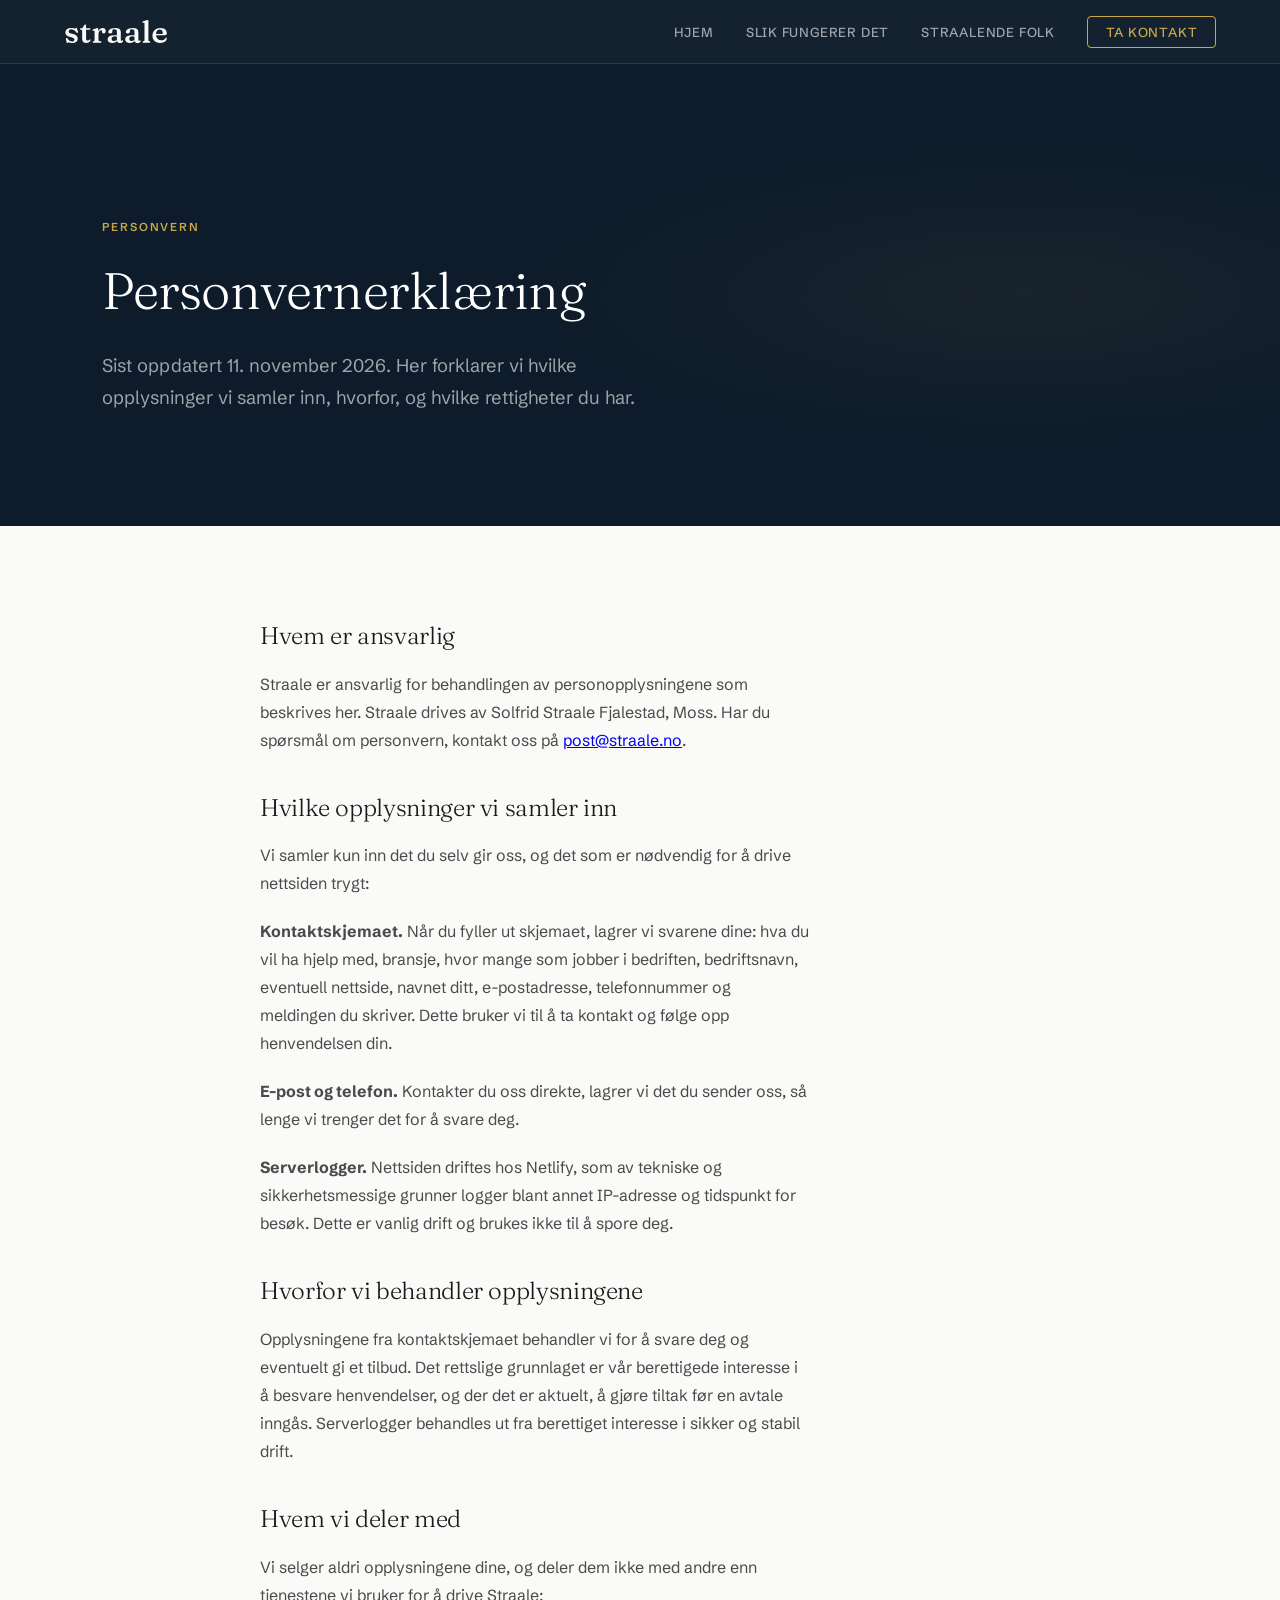
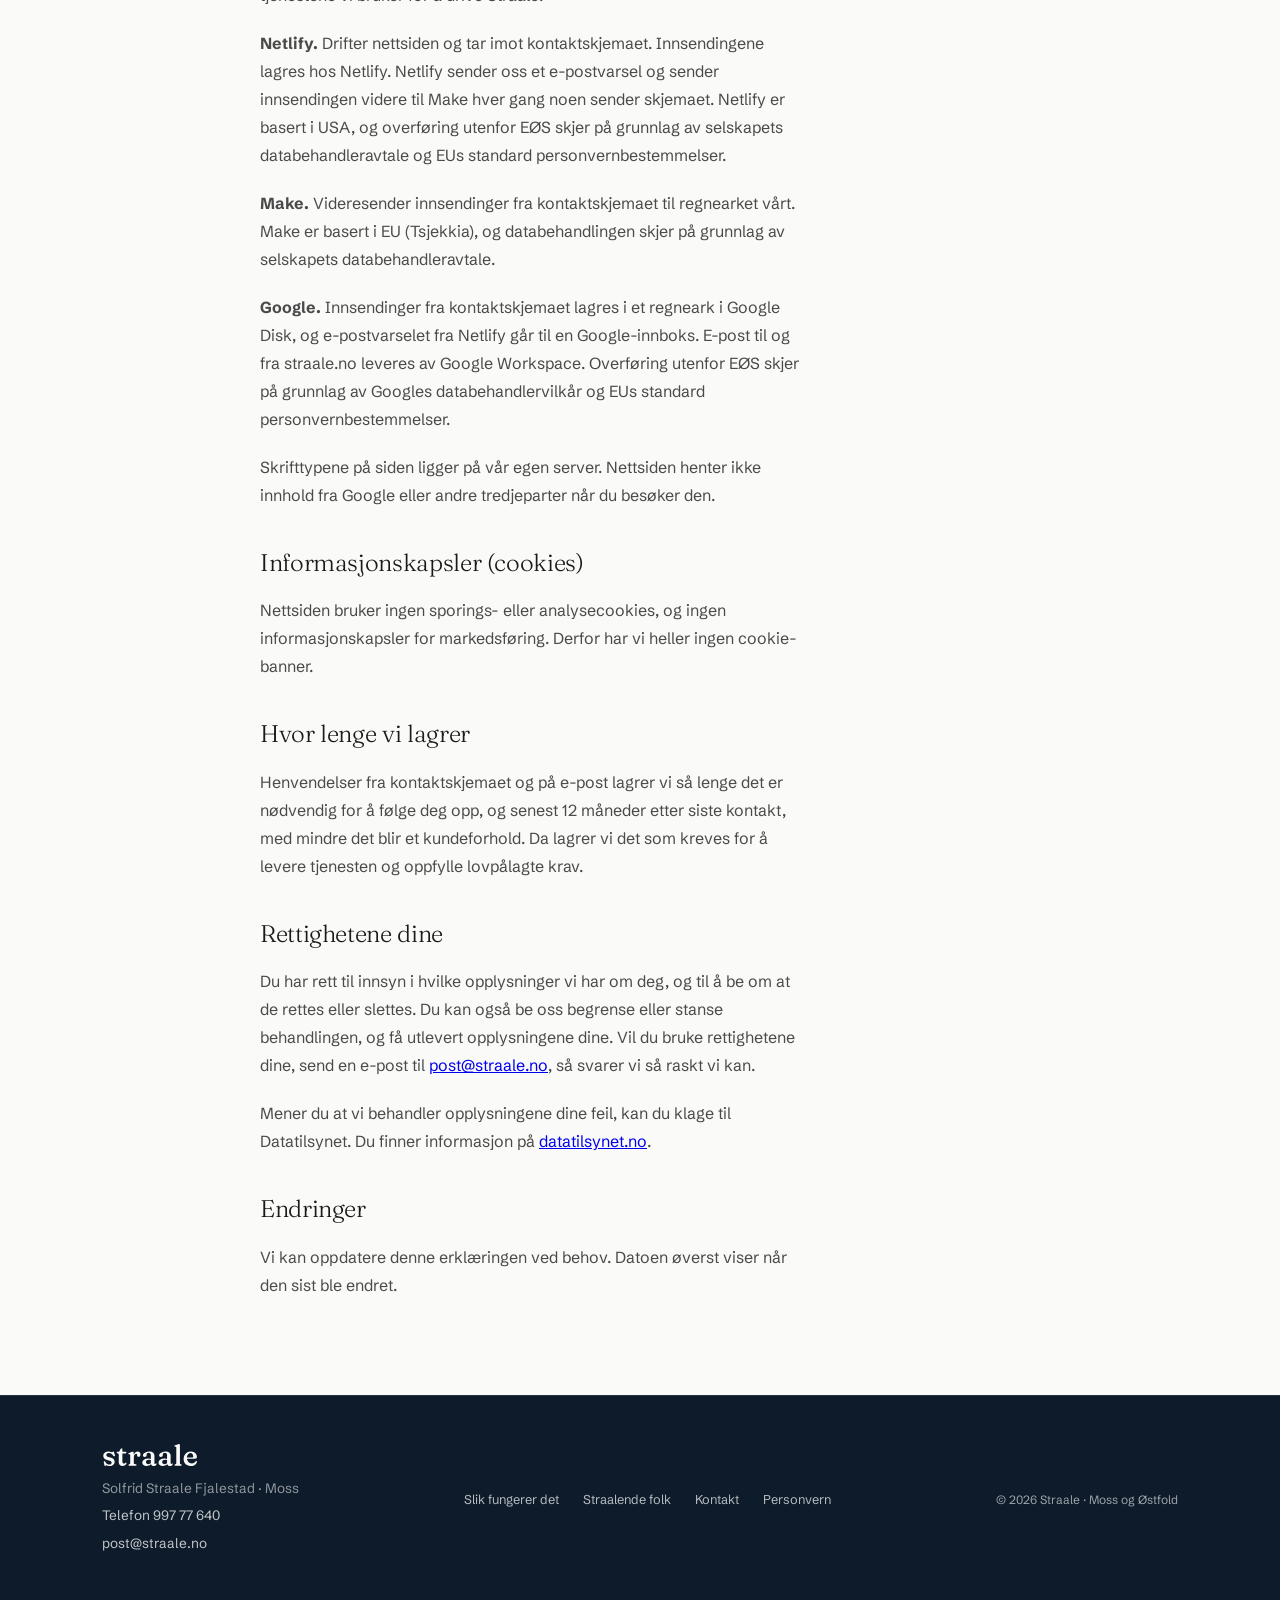
<file: personvern.html>
<!DOCTYPE html>
<html lang="nb">
<head>
  <meta charset="UTF-8" />
  <meta name="viewport" content="width=device-width, initial-scale=1.0" />
  <title>Personvern | Straale</title>
  <meta name="description" content="Hvilke opplysninger Straale samler inn via straale.no og kontaktskjemaet, hvem de deles med, og hvilke rettigheter du har." />
  <meta name="robots" content="noindex" />
  <link rel="canonical" href="https://straale.no/personvern" />
  <meta name="theme-color" content="#0D1B2A" />
  <link rel="icon" href="/favicon.ico" sizes="48x48" />
  <link rel="icon" href="/favicon.svg" type="image/svg+xml" />
  <link rel="apple-touch-icon" href="/apple-touch-icon.png" />
  <link rel="manifest" href="/site.webmanifest" />
  <meta property="og:type" content="website" />
  <meta property="og:locale" content="nb_NO" />
  <meta property="og:site_name" content="Straale" />
  <meta property="og:title" content="Personvern | Straale" />
  <meta property="og:description" content="Hvilke opplysninger Straale samler inn via straale.no og kontaktskjemaet, hvem de deles med, og hvilke rettigheter du har." />
  <meta property="og:url" content="https://straale.no/personvern" />
  <meta property="og:image" content="https://straale.no/bilder/og-straale.jpg" />
  <meta property="og:image:width" content="1200" />
  <meta property="og:image:height" content="630" />
  <meta property="og:image:alt" content="Ordmerket straale på midnattsblå bakgrunn" />
  <meta name="twitter:card" content="summary_large_image" />
  <link rel="preload" href="/css/fonter/schibsted-grotesk-latin-400-normal.woff2" as="font" type="font/woff2" crossorigin />
  <link rel="preload" href="/css/fonter/fraunces-latin-300-normal.woff2" as="font" type="font/woff2" crossorigin />
  <link rel="stylesheet" href="/css/styles.css" />
  <script type="application/ld+json">
  {
    "@context": "https://schema.org",
    "@graph": [
      {
        "@type": [
          "ProfessionalService",
          "Organization"
        ],
        "@id": "https://straale.no/#bedrift",
        "name": "Straale",
        "url": "https://straale.no/",
        "logo": "https://straale.no/bilder/logo/android-512.png",
        "image": "https://straale.no/bilder/og-straale.jpg",
        "description": "Straale lager og drifter nettside, sosiale medier og Google-profil for etablerte lokale bedrifter i Moss og Østfold. Fast månedspris, ingen bindingstid.",
        "telephone": "+47 997 77 640",
        "email": "post@straale.no",
        "address": {
          "@type": "PostalAddress",
          "addressLocality": "Moss",
          "addressRegion": "Østfold",
          "addressCountry": "NO"
        },
        "areaServed": [
          {
            "@type": "City",
            "name": "Moss"
          },
          {
            "@type": "AdministrativeArea",
            "name": "Østfold"
          }
        ],
        "founder": {
          "@id": "https://straale.no/straalende-folk#solfrid"
        },
        "knowsLanguage": "nb",
        "priceRange": "2 500 til 10 000 kr per måned eks. mva.",
        "hasOfferCatalog": {
          "@type": "OfferCatalog",
          "name": "Pakker",
          "itemListElement": [
            {
              "@type": "Offer",
              "name": "Synlig",
              "description": "Nettside med hosting og drift.",
              "url": "https://straale.no/#pris",
              "priceCurrency": "NOK",
              "price": 2500,
              "priceSpecification": [
                {
                  "@type": "UnitPriceSpecification",
                  "price": 2500,
                  "priceCurrency": "NOK",
                  "unitText": "per måned",
                  "unitCode": "MON",
                  "valueAddedTaxIncluded": false
                },
                {
                  "@type": "UnitPriceSpecification",
                  "price": 20000,
                  "priceCurrency": "NOK",
                  "name": "Etablering, engangsbeløp",
                  "valueAddedTaxIncluded": false
                }
              ],
              "itemOffered": {
                "@type": "Service",
                "name": "Synlig",
                "provider": {
                  "@id": "https://straale.no/#bedrift"
                },
                "areaServed": {
                  "@type": "AdministrativeArea",
                  "name": "Østfold"
                }
              }
            },
            {
              "@type": "Offer",
              "name": "Tydelig",
              "description": "Nettside, Facebook, Instagram, LinkedIn og månedlig rapport.",
              "url": "https://straale.no/#pris",
              "priceCurrency": "NOK",
              "price": 5000,
              "priceSpecification": [
                {
                  "@type": "UnitPriceSpecification",
                  "price": 5000,
                  "priceCurrency": "NOK",
                  "unitText": "per måned",
                  "unitCode": "MON",
                  "valueAddedTaxIncluded": false
                },
                {
                  "@type": "UnitPriceSpecification",
                  "price": 30000,
                  "priceCurrency": "NOK",
                  "name": "Etablering, engangsbeløp",
                  "valueAddedTaxIncluded": false
                }
              ],
              "itemOffered": {
                "@type": "Service",
                "name": "Tydelig",
                "provider": {
                  "@id": "https://straale.no/#bedrift"
                },
                "areaServed": {
                  "@type": "AdministrativeArea",
                  "name": "Østfold"
                }
              }
            },
            {
              "@type": "Offer",
              "name": "Strålende",
              "description": "Alt i Tydelig, pluss Google-profil (Google Business Profile).",
              "url": "https://straale.no/#pris",
              "priceCurrency": "NOK",
              "price": 10000,
              "priceSpecification": [
                {
                  "@type": "UnitPriceSpecification",
                  "price": 10000,
                  "priceCurrency": "NOK",
                  "unitText": "per måned",
                  "unitCode": "MON",
                  "valueAddedTaxIncluded": false
                },
                {
                  "@type": "UnitPriceSpecification",
                  "price": 50000,
                  "priceCurrency": "NOK",
                  "name": "Etablering, engangsbeløp",
                  "valueAddedTaxIncluded": false
                }
              ],
              "itemOffered": {
                "@type": "Service",
                "name": "Strålende",
                "provider": {
                  "@id": "https://straale.no/#bedrift"
                },
                "areaServed": {
                  "@type": "AdministrativeArea",
                  "name": "Østfold"
                }
              }
            }
          ]
        }
      },
      {
        "@type": "WebSite",
        "@id": "https://straale.no/#nettsted",
        "url": "https://straale.no/",
        "name": "Straale",
        "inLanguage": "nb",
        "publisher": {
          "@id": "https://straale.no/#bedrift"
        }
      },
      {
        "@type": "WebPage",
        "@id": "https://straale.no/personvern#side",
        "url": "https://straale.no/personvern",
        "name": "Personvern | Straale",
        "description": "Hvilke opplysninger Straale samler inn via straale.no og kontaktskjemaet, hvem de deles med, og hvilke rettigheter du har.",
        "inLanguage": "nb",
        "isPartOf": {
          "@id": "https://straale.no/#nettsted"
        },
        "about": {
          "@id": "https://straale.no/#bedrift"
        },
        "breadcrumb": {
          "@id": "https://straale.no/personvern#smuler"
        }
      },
      {
        "@type": "BreadcrumbList",
        "@id": "https://straale.no/personvern#smuler",
        "itemListElement": [
          {
            "@type": "ListItem",
            "position": 1,
            "name": "Hjem",
            "item": "https://straale.no/"
          },
          {
            "@type": "ListItem",
            "position": 2,
            "name": "Personvern",
            "item": "https://straale.no/personvern"
          }
        ]
      }
    ]
  }
  </script>
</head>
<body class="page-body">
  <a class="skip-link" href="#innhold">Hopp til innholdet</a>

  <nav class="site-nav" aria-label="Hovedmeny">
    <a class="nav-logo" href="/"><img src="/bilder/logo/straale-ordmerke-negativ.svg" alt="Straale, til forsiden" width="104" height="24" /></a>
    <ul class="nav-links" id="navLinks">
      <li><a href="/">Hjem</a></li>
      <li><a href="/slik-fungerer-det">Slik fungerer det</a></li>
      <li><a href="/straalende-folk">Straalende folk</a></li>
      <li><a href="/kontakt" class="nav-cta">Ta kontakt</a></li>
    </ul>
    <button class="nav-hamburger" id="hamburger" type="button" aria-label="Meny" aria-expanded="false" aria-controls="navLinks">
      <span aria-hidden="true"></span><span aria-hidden="true"></span><span aria-hidden="true"></span>
    </button>
  </nav>

  <main id="innhold" tabindex="-1">

  <div class="dark-hero" style="padding-bottom: 4rem;">
    <div class="hero-inner">
      <p class="hero-eyebrow">Personvern</p>
      <h1 class="hero-title" style="font-size: clamp(2.2rem, 4vw, 3.5rem);">Personvernerklæring</h1>
      <p class="hero-sub">Sist oppdatert 11. november 2026. Her forklarer vi hvilke opplysninger vi samler inn, hvorfor, og hvilke rettigheter du har.</p>
    </div>
  </div>

  <section class="light-section">
    <div class="light-section-inner" style="max-width: 760px;">

      <h2 class="section-heading" style="font-size: 1.5rem;">Hvem er ansvarlig</h2>
      <p class="section-body">Straale er ansvarlig for behandlingen av personopplysningene som beskrives her. Straale drives av Solfrid Straale Fjalestad, Moss. Har du spørsmål om personvern, kontakt oss på <a href="mailto:post@straale.no">post@straale.no</a>.</p>

      <h2 class="section-heading" style="font-size: 1.5rem; margin-top: 2.5rem;">Hvilke opplysninger vi samler inn</h2>
      <p class="section-body">Vi samler kun inn det du selv gir oss, og det som er nødvendig for å drive nettsiden trygt:</p>
      <p class="section-body"><strong>Kontaktskjemaet.</strong> Når du fyller ut skjemaet, lagrer vi svarene dine: hva du vil ha hjelp med, bransje, hvor mange som jobber i bedriften, bedriftsnavn, eventuell nettside, navnet ditt, e-postadresse, telefonnummer og meldingen du skriver. Dette bruker vi til å ta kontakt og følge opp henvendelsen din.</p>
      <p class="section-body"><strong>E-post og telefon.</strong> Kontakter du oss direkte, lagrer vi det du sender oss, så lenge vi trenger det for å svare deg.</p>
      <p class="section-body"><strong>Serverlogger.</strong> Nettsiden driftes hos Netlify, som av tekniske og sikkerhetsmessige grunner logger blant annet IP-adresse og tidspunkt for besøk. Dette er vanlig drift og brukes ikke til å spore deg.</p>

      <h2 class="section-heading" style="font-size: 1.5rem; margin-top: 2.5rem;">Hvorfor vi behandler opplysningene</h2>
      <p class="section-body">Opplysningene fra kontaktskjemaet behandler vi for å svare deg og eventuelt gi et tilbud. Det rettslige grunnlaget er vår berettigede interesse i å besvare henvendelser, og der det er aktuelt, å gjøre tiltak før en avtale inngås. Serverlogger behandles ut fra berettiget interesse i sikker og stabil drift.</p>

      <h2 class="section-heading" style="font-size: 1.5rem; margin-top: 2.5rem;">Hvem vi deler med</h2>
      <p class="section-body">Vi selger aldri opplysningene dine, og deler dem ikke med andre enn tjenestene vi bruker for å drive Straale:</p>
      <p class="section-body"><strong>Netlify.</strong> Drifter nettsiden og tar imot kontaktskjemaet. Innsendingene lagres hos Netlify. Netlify sender oss et e-postvarsel og sender innsendingen videre til Make hver gang noen sender skjemaet. Netlify er basert i USA, og overføring utenfor EØS skjer på grunnlag av selskapets databehandleravtale og EUs standard personvernbestemmelser.</p>
      <p class="section-body"><strong>Make.</strong> Videresender innsendinger fra kontaktskjemaet til regnearket vårt. Make er basert i EU (Tsjekkia), og databehandlingen skjer på grunnlag av selskapets databehandleravtale.</p>
      <p class="section-body"><strong>Google.</strong> Innsendinger fra kontaktskjemaet lagres i et regneark i Google Disk, og e-postvarselet fra Netlify går til en Google-innboks. E-post til og fra straale.no leveres av Google Workspace. Overføring utenfor EØS skjer på grunnlag av Googles databehandlervilkår og EUs standard personvernbestemmelser.</p>
      <p class="section-body">Skrifttypene på siden ligger på vår egen server. Nettsiden henter ikke innhold fra Google eller andre tredjeparter når du besøker den.</p>

      <h2 class="section-heading" style="font-size: 1.5rem; margin-top: 2.5rem;">Informasjonskapsler (cookies)</h2>
      <p class="section-body">Nettsiden bruker ingen sporings- eller analysecookies, og ingen informasjonskapsler for markedsføring. Derfor har vi heller ingen cookie-banner.</p>

      <h2 class="section-heading" style="font-size: 1.5rem; margin-top: 2.5rem;">Hvor lenge vi lagrer</h2>
      <p class="section-body">Henvendelser fra kontaktskjemaet og på e-post lagrer vi så lenge det er nødvendig for å følge deg opp, og senest 12 måneder etter siste kontakt, med mindre det blir et kundeforhold. Da lagrer vi det som kreves for å levere tjenesten og oppfylle lovpålagte krav.</p>

      <h2 class="section-heading" style="font-size: 1.5rem; margin-top: 2.5rem;">Rettighetene dine</h2>
      <p class="section-body">Du har rett til innsyn i hvilke opplysninger vi har om deg, og til å be om at de rettes eller slettes. Du kan også be oss begrense eller stanse behandlingen, og få utlevert opplysningene dine. Vil du bruke rettighetene dine, send en e-post til <a href="mailto:post@straale.no">post@straale.no</a>, så svarer vi så raskt vi kan.</p>
      <p class="section-body">Mener du at vi behandler opplysningene dine feil, kan du klage til Datatilsynet. Du finner informasjon på <a href="https://www.datatilsynet.no" target="_blank" rel="noopener">datatilsynet.no</a>.</p>

      <h2 class="section-heading" style="font-size: 1.5rem; margin-top: 2.5rem;">Endringer</h2>
      <p class="section-body">Vi kan oppdatere denne erklæringen ved behov. Datoen øverst viser når den sist ble endret.</p>

    </div>
  </section>

  </main>

  <footer class="site-footer">
    <div class="footer-inner">
      <div class="footer-contact">
        <a class="footer-logo" href="/"><img src="/bilder/logo/straale-ordmerke-negativ.svg" alt="Straale, til forsiden" width="96" height="22" loading="lazy" /></a>
        <p>Solfrid Straale Fjalestad · Moss</p>
        <p><a href="tel:+4799777640">Telefon 997 77 640</a></p>
        <p><a href="mailto:post@straale.no">post@straale.no</a></p>
      </div>
      <nav class="footer-links" aria-label="Bunnmeny">
        <a href="/slik-fungerer-det">Slik fungerer det</a>
        <a href="/straalende-folk">Straalende folk</a>
        <a href="/kontakt">Kontakt</a>
        <a href="/personvern">Personvern</a>
      </nav>
      <p class="footer-copy">© 2026 Straale · Moss og Østfold</p>
    </div>
  </footer>
  <script src="js/nav.js"></script>
</body>
</html>
</file>
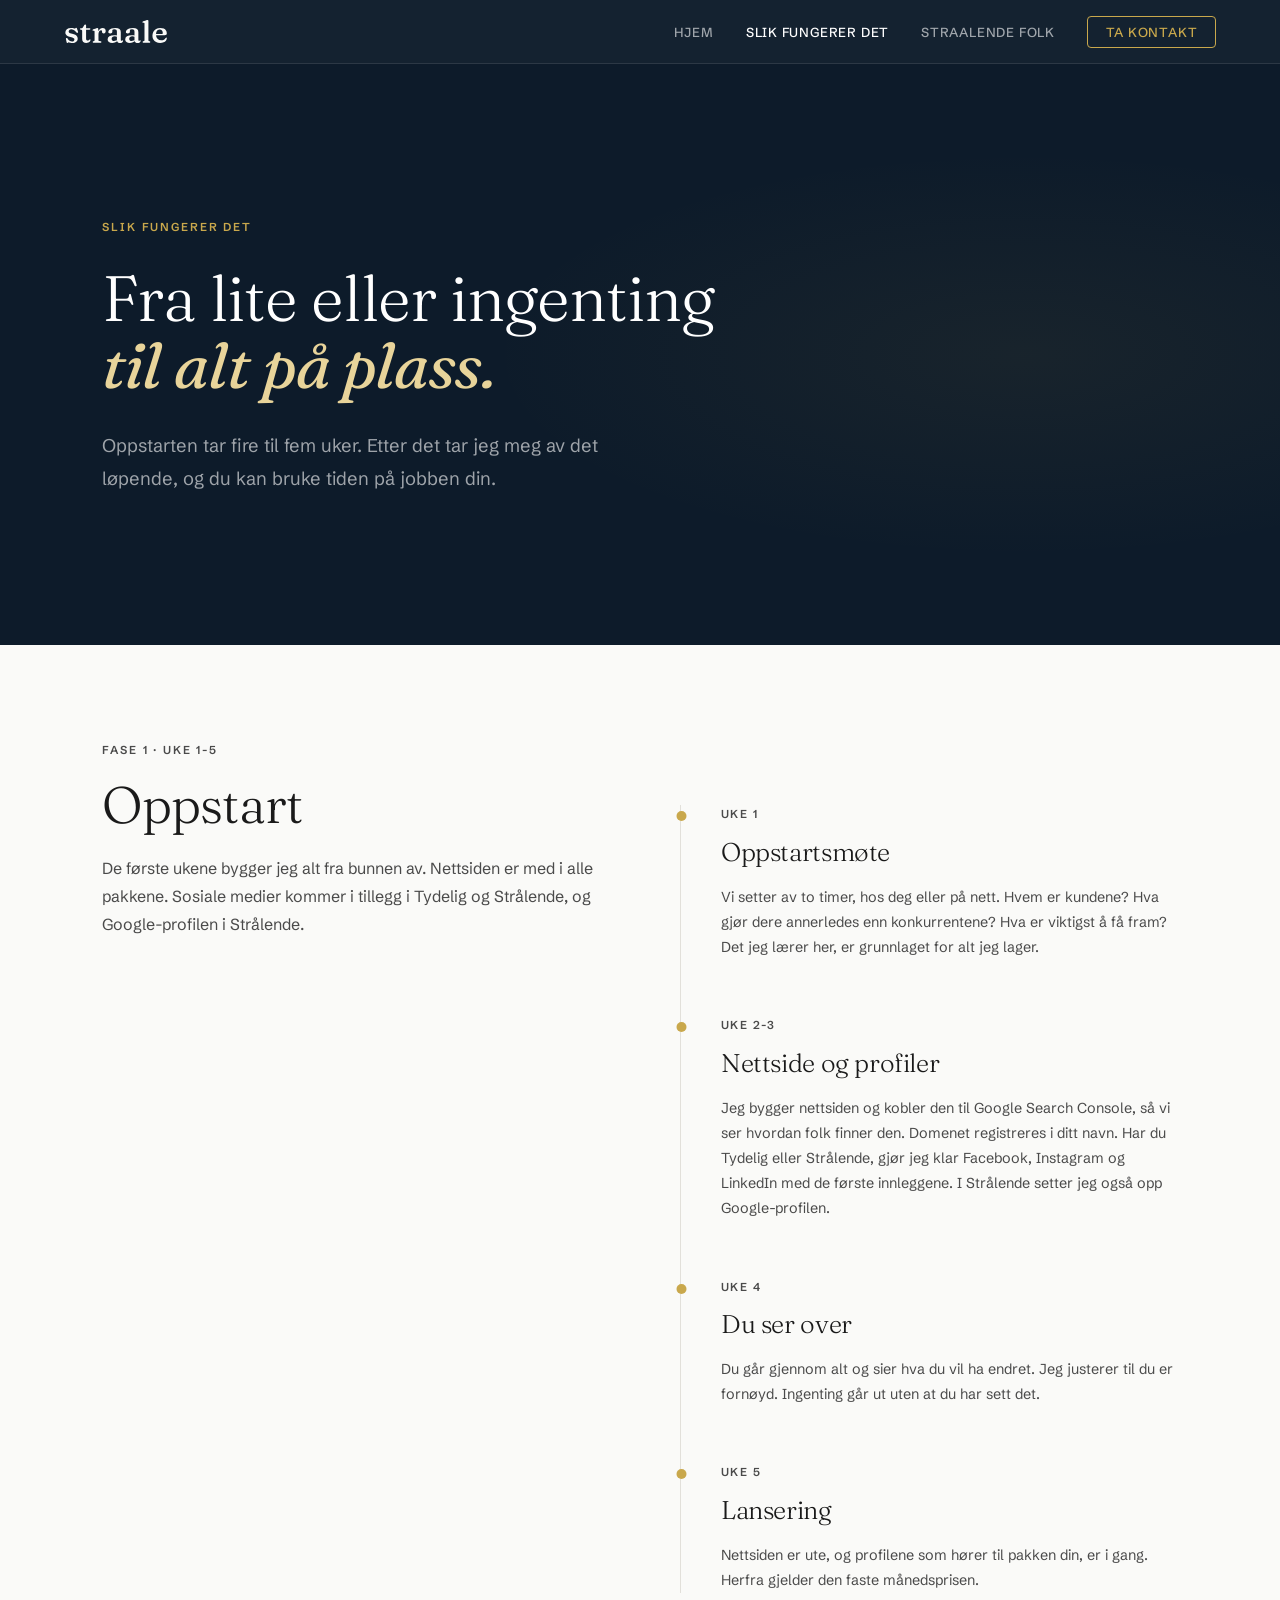
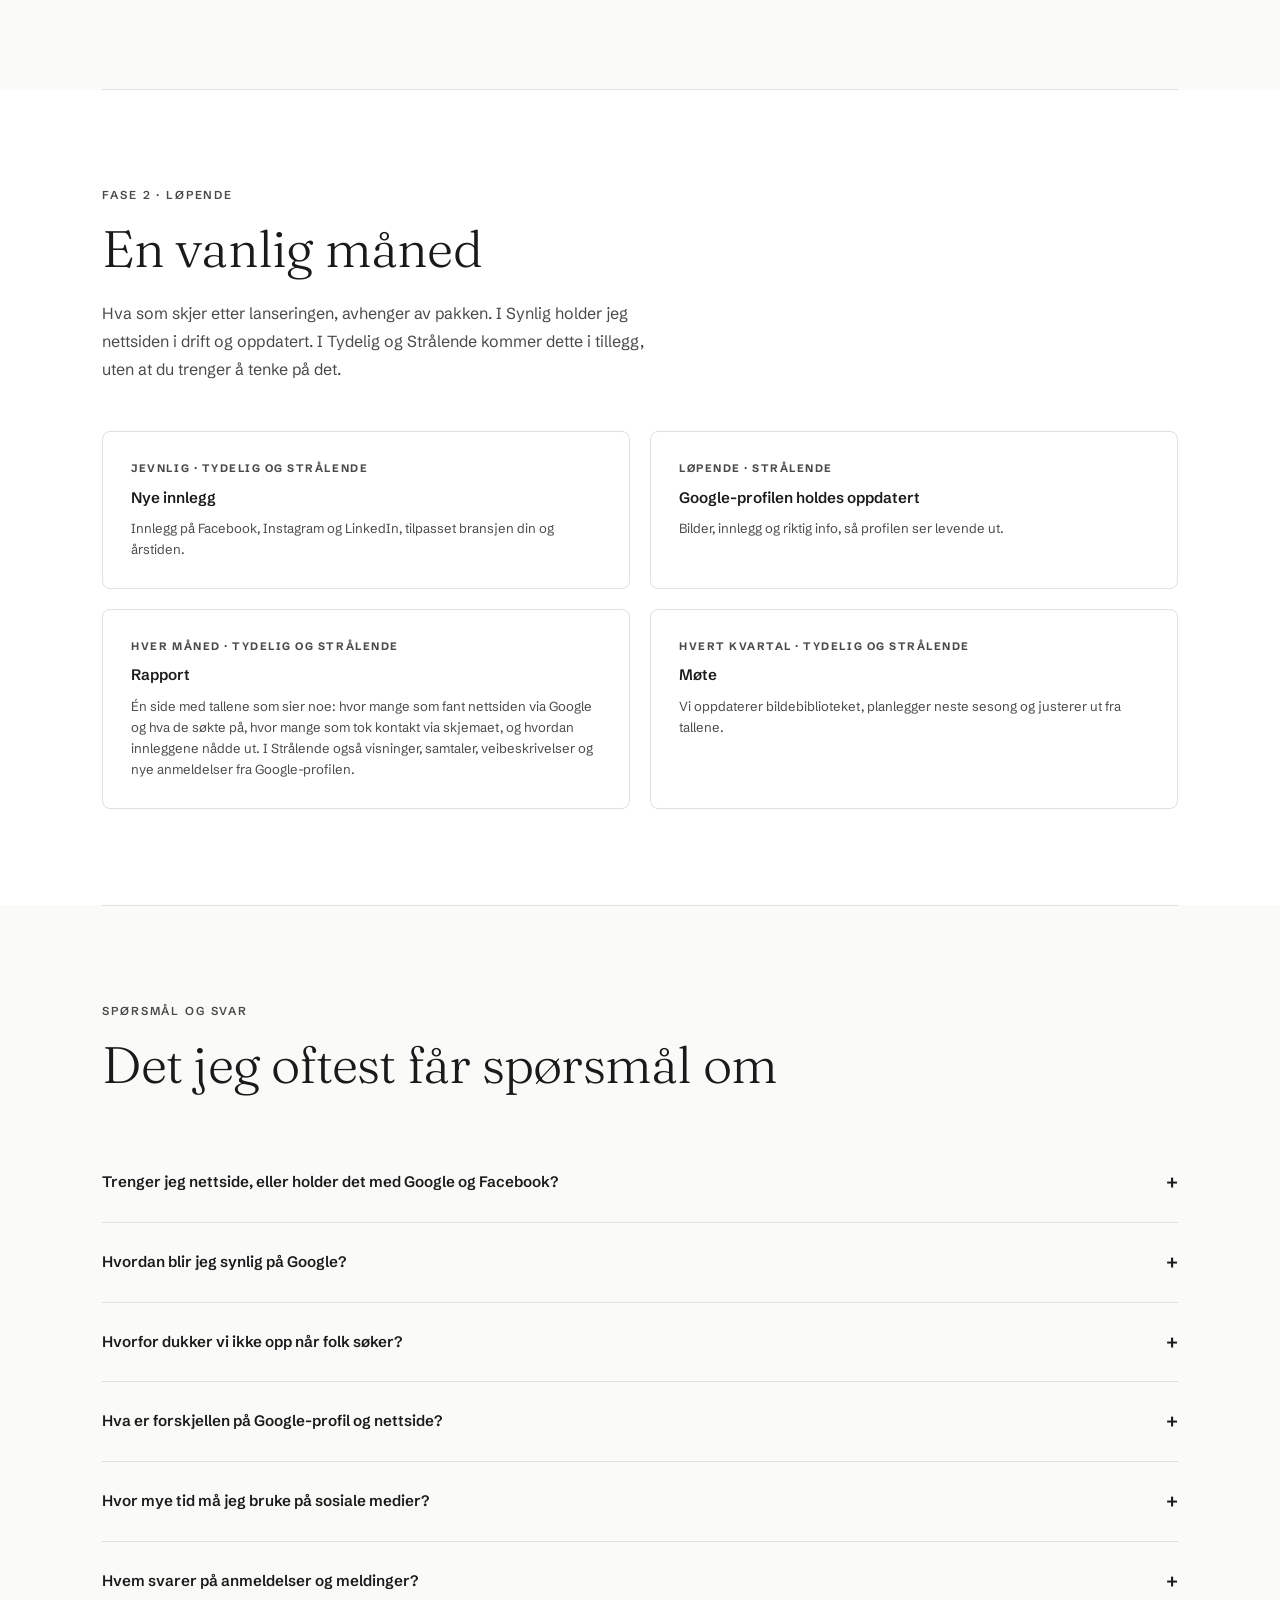
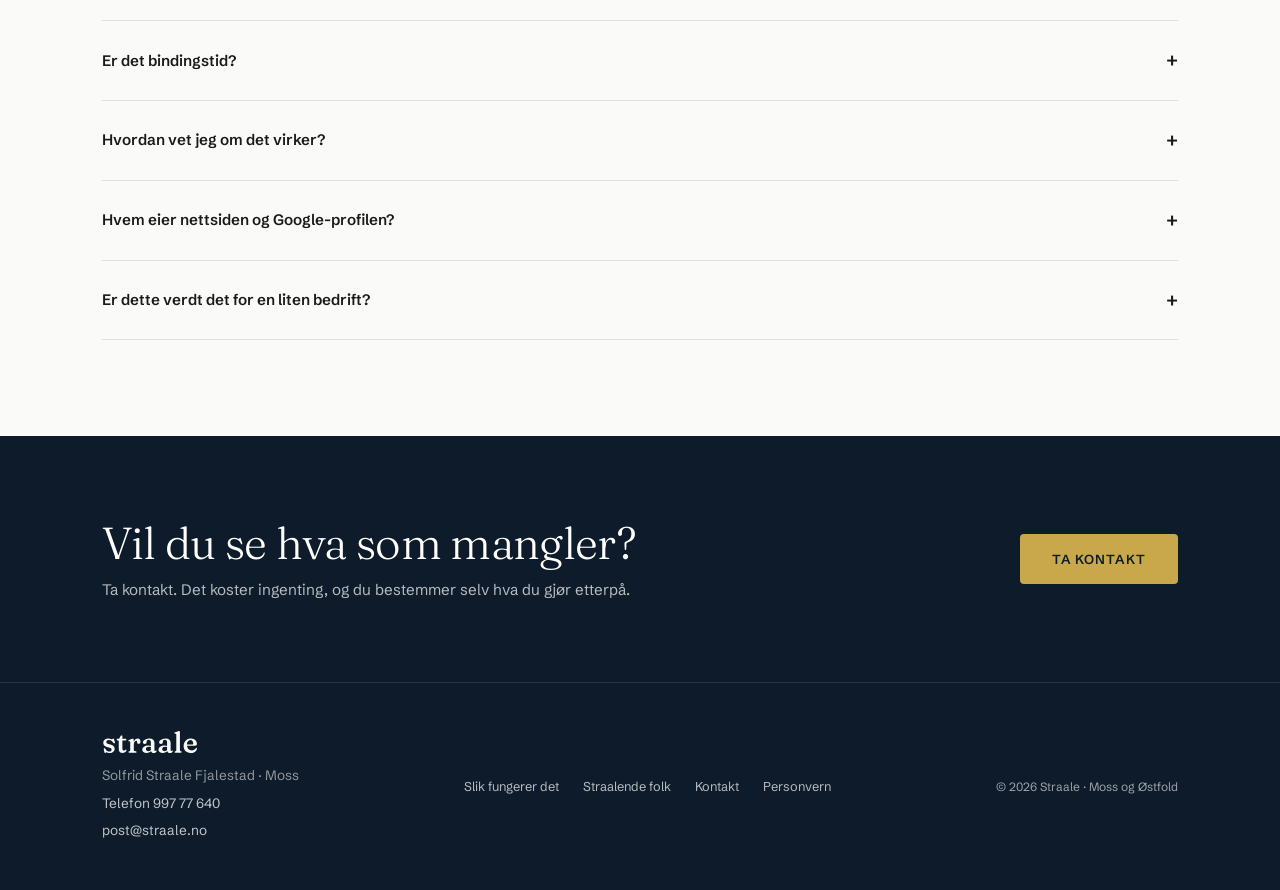
<file: slik-fungerer-det.html>
<!DOCTYPE html>
<html lang="nb">
<head>
  <meta charset="UTF-8" />
  <meta name="viewport" content="width=device-width, initial-scale=1.0" />
  <title>Slik fungerer det | Straale</title>
  <meta name="description" content="Oppstarten tar fire til fem uker. Her ser du hva som skjer, hvordan en vanlig måned ser ut, og svar på det jeg oftest får spørsmål om." />
  <link rel="canonical" href="https://straale.no/slik-fungerer-det" />
  <meta name="theme-color" content="#0D1B2A" />
  <link rel="icon" href="/favicon.ico" sizes="48x48" />
  <link rel="icon" href="/favicon.svg" type="image/svg+xml" />
  <link rel="apple-touch-icon" href="/apple-touch-icon.png" />
  <link rel="manifest" href="/site.webmanifest" />
  <meta property="og:type" content="website" />
  <meta property="og:locale" content="nb_NO" />
  <meta property="og:site_name" content="Straale" />
  <meta property="og:title" content="Slik fungerer det | Straale" />
  <meta property="og:description" content="Oppstarten tar fire til fem uker. Her ser du hva som skjer, hvordan en vanlig måned ser ut, og svar på det jeg oftest får spørsmål om." />
  <meta property="og:url" content="https://straale.no/slik-fungerer-det" />
  <meta property="og:image" content="https://straale.no/bilder/og-straale.jpg" />
  <meta property="og:image:width" content="1200" />
  <meta property="og:image:height" content="630" />
  <meta property="og:image:alt" content="Ordmerket straale på midnattsblå bakgrunn" />
  <meta name="twitter:card" content="summary_large_image" />
  <link rel="preload" href="/css/fonter/schibsted-grotesk-latin-400-normal.woff2" as="font" type="font/woff2" crossorigin />
  <link rel="preload" href="/css/fonter/fraunces-latin-300-normal.woff2" as="font" type="font/woff2" crossorigin />
  <link rel="stylesheet" href="/css/styles.css" />
  <script type="application/ld+json">
  {
    "@context": "https://schema.org",
    "@graph": [
      {
        "@type": [
          "ProfessionalService",
          "Organization"
        ],
        "@id": "https://straale.no/#bedrift",
        "name": "Straale",
        "url": "https://straale.no/",
        "logo": "https://straale.no/bilder/logo/android-512.png",
        "image": "https://straale.no/bilder/og-straale.jpg",
        "description": "Straale lager og drifter nettside, sosiale medier og Google-profil for etablerte lokale bedrifter i Moss og Østfold. Fast månedspris, ingen bindingstid.",
        "telephone": "+47 997 77 640",
        "email": "post@straale.no",
        "address": {
          "@type": "PostalAddress",
          "addressLocality": "Moss",
          "addressRegion": "Østfold",
          "addressCountry": "NO"
        },
        "areaServed": [
          {
            "@type": "City",
            "name": "Moss"
          },
          {
            "@type": "AdministrativeArea",
            "name": "Østfold"
          }
        ],
        "founder": {
          "@id": "https://straale.no/straalende-folk#solfrid"
        },
        "knowsLanguage": "nb",
        "priceRange": "2 500 til 10 000 kr per måned eks. mva.",
        "hasOfferCatalog": {
          "@type": "OfferCatalog",
          "name": "Pakker",
          "itemListElement": [
            {
              "@type": "Offer",
              "name": "Synlig",
              "description": "Nettside med hosting og drift.",
              "url": "https://straale.no/#pris",
              "priceCurrency": "NOK",
              "price": 2500,
              "priceSpecification": [
                {
                  "@type": "UnitPriceSpecification",
                  "price": 2500,
                  "priceCurrency": "NOK",
                  "unitText": "per måned",
                  "unitCode": "MON",
                  "valueAddedTaxIncluded": false
                },
                {
                  "@type": "UnitPriceSpecification",
                  "price": 20000,
                  "priceCurrency": "NOK",
                  "name": "Etablering, engangsbeløp",
                  "valueAddedTaxIncluded": false
                }
              ],
              "itemOffered": {
                "@type": "Service",
                "name": "Synlig",
                "provider": {
                  "@id": "https://straale.no/#bedrift"
                },
                "areaServed": {
                  "@type": "AdministrativeArea",
                  "name": "Østfold"
                }
              }
            },
            {
              "@type": "Offer",
              "name": "Tydelig",
              "description": "Nettside, Facebook, Instagram, LinkedIn og månedlig rapport.",
              "url": "https://straale.no/#pris",
              "priceCurrency": "NOK",
              "price": 5000,
              "priceSpecification": [
                {
                  "@type": "UnitPriceSpecification",
                  "price": 5000,
                  "priceCurrency": "NOK",
                  "unitText": "per måned",
                  "unitCode": "MON",
                  "valueAddedTaxIncluded": false
                },
                {
                  "@type": "UnitPriceSpecification",
                  "price": 30000,
                  "priceCurrency": "NOK",
                  "name": "Etablering, engangsbeløp",
                  "valueAddedTaxIncluded": false
                }
              ],
              "itemOffered": {
                "@type": "Service",
                "name": "Tydelig",
                "provider": {
                  "@id": "https://straale.no/#bedrift"
                },
                "areaServed": {
                  "@type": "AdministrativeArea",
                  "name": "Østfold"
                }
              }
            },
            {
              "@type": "Offer",
              "name": "Strålende",
              "description": "Alt i Tydelig, pluss Google-profil (Google Business Profile).",
              "url": "https://straale.no/#pris",
              "priceCurrency": "NOK",
              "price": 10000,
              "priceSpecification": [
                {
                  "@type": "UnitPriceSpecification",
                  "price": 10000,
                  "priceCurrency": "NOK",
                  "unitText": "per måned",
                  "unitCode": "MON",
                  "valueAddedTaxIncluded": false
                },
                {
                  "@type": "UnitPriceSpecification",
                  "price": 50000,
                  "priceCurrency": "NOK",
                  "name": "Etablering, engangsbeløp",
                  "valueAddedTaxIncluded": false
                }
              ],
              "itemOffered": {
                "@type": "Service",
                "name": "Strålende",
                "provider": {
                  "@id": "https://straale.no/#bedrift"
                },
                "areaServed": {
                  "@type": "AdministrativeArea",
                  "name": "Østfold"
                }
              }
            }
          ]
        }
      },
      {
        "@type": "WebSite",
        "@id": "https://straale.no/#nettsted",
        "url": "https://straale.no/",
        "name": "Straale",
        "inLanguage": "nb",
        "publisher": {
          "@id": "https://straale.no/#bedrift"
        }
      },
      {
        "@type": [
          "WebPage",
          "FAQPage"
        ],
        "@id": "https://straale.no/slik-fungerer-det#side",
        "url": "https://straale.no/slik-fungerer-det",
        "name": "Slik fungerer det | Straale",
        "description": "Oppstarten tar fire til fem uker. Her ser du hva som skjer, hvordan en vanlig måned ser ut, og svar på det jeg oftest får spørsmål om.",
        "inLanguage": "nb",
        "isPartOf": {
          "@id": "https://straale.no/#nettsted"
        },
        "about": {
          "@id": "https://straale.no/#bedrift"
        },
        "breadcrumb": {
          "@id": "https://straale.no/slik-fungerer-det#smuler"
        },
        "mainEntity": [
          {
            "@type": "Question",
            "name": "Trenger jeg nettside, eller holder det med Google og Facebook?",
            "acceptedAnswer": {
              "@type": "Answer",
              "text": "Ikke alltid. Har du en enkel bedrift der folk finner deg via Google-profilen, klarer du deg lenge uten. Men en nettside gir deg noe en profil ikke kan: et sted som er helt ditt, som ikke endrer regler over natten. For de fleste lokale bedrifter lønner det seg å ha begge."
            }
          },
          {
            "@type": "Question",
            "name": "Hvordan blir jeg synlig på Google?",
            "acceptedAnswer": {
              "@type": "Answer",
              "text": "Det betyr ikke å ligge øverst i alle søk. Det betyr at nettsiden din svarer på det folk leter etter, og at Google-profilen har riktig info, nok anmeldelser og bilder som viser hva du driver med. Da finner de som leter etter noen som deg, faktisk fram til deg. Google-profilen er med i Strålende."
            }
          },
          {
            "@type": "Question",
            "name": "Hvorfor dukker vi ikke opp når folk søker?",
            "acceptedAnswer": {
              "@type": "Answer",
              "text": "Oftest er det Google-profilen. Mangler den riktig kategori, åpningstider eller nok anmeldelser, taper du mot dem som har fylt ut sin bedre. Det tar under en time å rydde opp, men de fleste har verken tid eller kunnskap til å gjøre det selv."
            }
          },
          {
            "@type": "Question",
            "name": "Hva er forskjellen på Google-profil og nettside?",
            "acceptedAnswer": {
              "@type": "Answer",
              "text": "Google-profilen er det folk ser først: kart, åpningstider, anmeldelser. Nettsiden er der de går når de vil vite mer. Begge trengs, men de gjør ulike jobber."
            }
          },
          {
            "@type": "Question",
            "name": "Hvor mye tid må jeg bruke på sosiale medier?",
            "acceptedAnswer": {
              "@type": "Answer",
              "text": "Ingenting, hvis du ikke vil. Jeg lager og publiserer innleggene, ut fra hva som skjer i bransjen din. Vil du godkjenne før de går ut, gjør du det. Resten tar jeg meg av."
            }
          },
          {
            "@type": "Question",
            "name": "Hvem svarer på anmeldelser og meldinger?",
            "acceptedAnswer": {
              "@type": "Answer",
              "text": "Det gjør du selv. Jeg bygger profilene og lager innholdet, men svar på anmeldelser, kommentarer og meldinger er din dialog med kundene dine. Det er du som kjenner dem."
            }
          },
          {
            "@type": "Question",
            "name": "Er det bindingstid?",
            "acceptedAnswer": {
              "@type": "Answer",
              "text": "Nei. Mange byråer krever 6 eller 12 måneders binding. Hos meg er det én måneds oppsigelse. Arbeidet skal holde deg som kunde, ikke kontrakten."
            }
          },
          {
            "@type": "Question",
            "name": "Hvordan vet jeg om det virker?",
            "acceptedAnswer": {
              "@type": "Answer",
              "text": "Se på hvem som tar kontakt, ikke på følgertall. I Tydelig og Strålende får du en rapport hver måned som viser hvor mange som fant nettsiden via Google, hvor mange som brukte skjemaet, og hvordan innleggene gikk. I Strålende ser du også samtaler og veibeskrivelser fra Google-profilen."
            }
          },
          {
            "@type": "Question",
            "name": "Hvem eier nettsiden og Google-profilen?",
            "acceptedAnswer": {
              "@type": "Answer",
              "text": "Du. Domenet og Google-profilen står alltid i ditt navn, uansett pakke og hvor lenge du er kunde. Slutter du, tar du alt med deg, og jeg hjelper deg å flytte."
            }
          },
          {
            "@type": "Question",
            "name": "Er dette verdt det for en liten bedrift?",
            "acceptedAnswer": {
              "@type": "Answer",
              "text": "Ja, spesielt da. Store bedrifter har egne markedsavdelinger. Du har verken tid eller folk til det, men kundene dine søker på Google akkurat som alle andre. Straale er laget for bedrifter med 3 til 15 ansatte som er gode i faget sitt og trenger noen til å ta seg av synligheten."
            }
          }
        ]
      },
      {
        "@type": "BreadcrumbList",
        "@id": "https://straale.no/slik-fungerer-det#smuler",
        "itemListElement": [
          {
            "@type": "ListItem",
            "position": 1,
            "name": "Hjem",
            "item": "https://straale.no/"
          },
          {
            "@type": "ListItem",
            "position": 2,
            "name": "Slik fungerer det",
            "item": "https://straale.no/slik-fungerer-det"
          }
        ]
      }
    ]
  }
  </script>
</head>
<body class="page-body">
  <a class="skip-link" href="#innhold">Hopp til innholdet</a>

  <nav class="site-nav" aria-label="Hovedmeny">
    <a class="nav-logo" href="/"><img src="/bilder/logo/straale-ordmerke-negativ.svg" alt="Straale, til forsiden" width="104" height="24" /></a>
    <ul class="nav-links" id="navLinks">
      <li><a href="/">Hjem</a></li>
      <li><a href="/slik-fungerer-det" class="active" aria-current="page">Slik fungerer det</a></li>
      <li><a href="/straalende-folk">Straalende folk</a></li>
      <li><a href="/kontakt" class="nav-cta">Ta kontakt</a></li>
    </ul>
    <button class="nav-hamburger" id="hamburger" type="button" aria-label="Meny" aria-expanded="false" aria-controls="navLinks">
      <span aria-hidden="true"></span><span aria-hidden="true"></span><span aria-hidden="true"></span>
    </button>
  </nav>

  <main id="innhold" tabindex="-1">

  <div class="dark-hero">
    <div class="hero-inner">
      <p class="hero-eyebrow">Slik fungerer det</p>
      <h1 class="hero-title" style="font-size: clamp(2.5rem, 5vw, 4.5rem);">Fra lite eller ingenting<br><em>til alt på plass.</em></h1>
      <p class="hero-sub">Oppstarten tar fire til fem uker. Etter det tar jeg meg av det løpende, og du kan bruke tiden på jobben din.</p>
    </div>
  </div>

  <!-- OPPSTART -->
  <section class="light-section">
    <div class="light-section-inner">
      <div class="two-col">
        <div>
          <p class="section-label">Fase 1 · Uke 1-5</p>
          <h2 class="section-heading">Oppstart</h2>
          <p class="section-body">De første ukene bygger jeg alt fra bunnen av. Nettsiden er med i alle pakkene. Sosiale medier kommer i tillegg i Tydelig og Strålende, og Google-profilen i Strålende.</p>
        </div>
        <div class="timeline">
          <div class="tl-item">
            <div class="tl-dot"></div>
            <p class="tl-meta">Uke 1</p>
            <h3 class="tl-title">Oppstartsmøte</h3>
            <p class="tl-body">Vi setter av to timer, hos deg eller på nett. Hvem er kundene? Hva gjør dere annerledes enn konkurrentene? Hva er viktigst å få fram? Det jeg lærer her, er grunnlaget for alt jeg lager.</p>
          </div>
          <div class="tl-item">
            <div class="tl-dot"></div>
            <p class="tl-meta">Uke 2-3</p>
            <h3 class="tl-title">Nettside og profiler</h3>
            <p class="tl-body">Jeg bygger nettsiden og kobler den til Google Search Console, så vi ser hvordan folk finner den. Domenet registreres i ditt navn. Har du Tydelig eller Strålende, gjør jeg klar Facebook, Instagram og LinkedIn med de første innleggene. I Strålende setter jeg også opp Google-profilen.</p>
          </div>
          <div class="tl-item">
            <div class="tl-dot"></div>
            <p class="tl-meta">Uke 4</p>
            <h3 class="tl-title">Du ser over</h3>
            <p class="tl-body">Du går gjennom alt og sier hva du vil ha endret. Jeg justerer til du er fornøyd. Ingenting går ut uten at du har sett det.</p>
          </div>
          <div class="tl-item">
            <div class="tl-dot"></div>
            <p class="tl-meta">Uke 5</p>
            <h3 class="tl-title">Lansering</h3>
            <p class="tl-body">Nettsiden er ute, og profilene som hører til pakken din, er i gang. Herfra gjelder den faste månedsprisen.</p>
          </div>
        </div>
      </div>
    </div>
  </section>

  <hr class="divider" />

  <!-- LØPENDE -->
  <section class="light-section" style="background: var(--white);">
    <div class="light-section-inner">
      <p class="section-label">Fase 2 · Løpende</p>
      <h2 class="section-heading">En vanlig måned</h2>
      <p class="section-body">Hva som skjer etter lanseringen, avhenger av pakken. I Synlig holder jeg nettsiden i drift og oppdatert. I Tydelig og Strålende kommer dette i tillegg, uten at du trenger å tenke på det.</p>

      <div class="rhythm-grid">
        <div class="rhythm-card">
          <p class="rc-freq">Jevnlig · Tydelig og Strålende</p>
          <h3 class="rc-title">Nye innlegg</h3>
          <p class="rc-body">Innlegg på Facebook, Instagram og LinkedIn, tilpasset bransjen din og årstiden.</p>
        </div>
        <div class="rhythm-card">
          <p class="rc-freq">Løpende · Strålende</p>
          <h3 class="rc-title">Google-profilen holdes oppdatert</h3>
          <p class="rc-body">Bilder, innlegg og riktig info, så profilen ser levende ut.</p>
        </div>
        <div class="rhythm-card">
          <p class="rc-freq">Hver måned · Tydelig og Strålende</p>
          <h3 class="rc-title">Rapport</h3>
          <p class="rc-body">Én side med tallene som sier noe: hvor mange som fant nettsiden via Google og hva de søkte på, hvor mange som tok kontakt via skjemaet, og hvordan innleggene nådde ut. I Strålende også visninger, samtaler, veibeskrivelser og nye anmeldelser fra Google-profilen.</p>
        </div>
        <div class="rhythm-card">
          <p class="rc-freq">Hvert kvartal · Tydelig og Strålende</p>
          <h3 class="rc-title">Møte</h3>
          <p class="rc-body">Vi oppdaterer bildebiblioteket, planlegger neste sesong og justerer ut fra tallene.</p>
        </div>
      </div>
    </div>
  </section>

  <hr class="divider" />

  <!-- FAQ -->
  <section class="light-section">
    <div class="light-section-inner">
      <p class="section-label">Spørsmål og svar</p>
      <h2 class="section-heading">Det jeg oftest får spørsmål om</h2>

      <div class="faq-list">
        <details class="faq-item">
          <summary class="faq-q"><h3 class="faq-q-text">Trenger jeg nettside, eller holder det med Google og Facebook?</h3><span class="faq-icon" aria-hidden="true">+</span></summary>
          <div class="faq-a"><p>Ikke alltid. Har du en enkel bedrift der folk finner deg via Google-profilen, klarer du deg lenge uten. Men en nettside gir deg noe en profil ikke kan: et sted som er helt ditt, som ikke endrer regler over natten. For de fleste lokale bedrifter lønner det seg å ha begge.</p></div>
        </details>
        <details class="faq-item">
          <summary class="faq-q"><h3 class="faq-q-text">Hvordan blir jeg synlig på Google?</h3><span class="faq-icon" aria-hidden="true">+</span></summary>
          <div class="faq-a"><p>Det betyr ikke å ligge øverst i alle søk. Det betyr at nettsiden din svarer på det folk leter etter, og at Google-profilen har riktig info, nok anmeldelser og bilder som viser hva du driver med. Da finner de som leter etter noen som deg, faktisk fram til deg. Google-profilen er med i Strålende.</p></div>
        </details>
        <details class="faq-item">
          <summary class="faq-q"><h3 class="faq-q-text">Hvorfor dukker vi ikke opp når folk søker?</h3><span class="faq-icon" aria-hidden="true">+</span></summary>
          <div class="faq-a"><p>Oftest er det Google-profilen. Mangler den riktig kategori, åpningstider eller nok anmeldelser, taper du mot dem som har fylt ut sin bedre. Det tar under en time å rydde opp, men de fleste har verken tid eller kunnskap til å gjøre det selv.</p></div>
        </details>
        <details class="faq-item">
          <summary class="faq-q"><h3 class="faq-q-text">Hva er forskjellen på Google-profil og nettside?</h3><span class="faq-icon" aria-hidden="true">+</span></summary>
          <div class="faq-a"><p>Google-profilen er det folk ser først: kart, åpningstider, anmeldelser. Nettsiden er der de går når de vil vite mer. Begge trengs, men de gjør ulike jobber.</p></div>
        </details>
        <details class="faq-item">
          <summary class="faq-q"><h3 class="faq-q-text">Hvor mye tid må jeg bruke på sosiale medier?</h3><span class="faq-icon" aria-hidden="true">+</span></summary>
          <div class="faq-a"><p>Ingenting, hvis du ikke vil. Jeg lager og publiserer innleggene, ut fra hva som skjer i bransjen din. Vil du godkjenne før de går ut, gjør du det. Resten tar jeg meg av.</p></div>
        </details>
        <details class="faq-item">
          <summary class="faq-q"><h3 class="faq-q-text">Hvem svarer på anmeldelser og meldinger?</h3><span class="faq-icon" aria-hidden="true">+</span></summary>
          <div class="faq-a"><p>Det gjør du selv. Jeg bygger profilene og lager innholdet, men svar på anmeldelser, kommentarer og meldinger er din dialog med kundene dine. Det er du som kjenner dem.</p></div>
        </details>
        <details class="faq-item">
          <summary class="faq-q"><h3 class="faq-q-text">Er det bindingstid?</h3><span class="faq-icon" aria-hidden="true">+</span></summary>
          <div class="faq-a"><p>Nei. Mange byråer krever 6 eller 12 måneders binding. Hos meg er det én måneds oppsigelse. Arbeidet skal holde deg som kunde, ikke kontrakten.</p></div>
        </details>
        <details class="faq-item">
          <summary class="faq-q"><h3 class="faq-q-text">Hvordan vet jeg om det virker?</h3><span class="faq-icon" aria-hidden="true">+</span></summary>
          <div class="faq-a"><p>Se på hvem som tar kontakt, ikke på følgertall. I Tydelig og Strålende får du en rapport hver måned som viser hvor mange som fant nettsiden via Google, hvor mange som brukte skjemaet, og hvordan innleggene gikk. I Strålende ser du også samtaler og veibeskrivelser fra Google-profilen.</p></div>
        </details>
        <details class="faq-item">
          <summary class="faq-q"><h3 class="faq-q-text">Hvem eier nettsiden og Google-profilen?</h3><span class="faq-icon" aria-hidden="true">+</span></summary>
          <div class="faq-a"><p>Du. Domenet og Google-profilen står alltid i ditt navn, uansett pakke og hvor lenge du er kunde. Slutter du, tar du alt med deg, og jeg hjelper deg å flytte.</p></div>
        </details>
        <details class="faq-item">
          <summary class="faq-q"><h3 class="faq-q-text">Er dette verdt det for en liten bedrift?</h3><span class="faq-icon" aria-hidden="true">+</span></summary>
          <div class="faq-a"><p>Ja, spesielt da. Store bedrifter har egne markedsavdelinger. Du har verken tid eller folk til det, men kundene dine søker på Google akkurat som alle andre. Straale er laget for bedrifter med 3 til 15 ansatte som er gode i faget sitt og trenger noen til å ta seg av synligheten.</p></div>
        </details>
      </div>
    </div>
  </section>

  <div class="cta-band">
    <div class="cta-band-inner">
      <div>
        <h2>Vil du se hva som mangler?</h2>
        <p>Ta kontakt. Det koster ingenting, og du bestemmer selv hva du gjør etterpå.</p>
      </div>
      <a class="btn-gold" href="/kontakt">Ta kontakt</a>
    </div>
  </div>

  </main>

  <footer class="site-footer">
    <div class="footer-inner">
      <div class="footer-contact">
        <a class="footer-logo" href="/"><img src="/bilder/logo/straale-ordmerke-negativ.svg" alt="Straale, til forsiden" width="96" height="22" loading="lazy" /></a>
        <p>Solfrid Straale Fjalestad · Moss</p>
        <p><a href="tel:+4799777640">Telefon 997 77 640</a></p>
        <p><a href="mailto:post@straale.no">post@straale.no</a></p>
      </div>
      <nav class="footer-links" aria-label="Bunnmeny">
        <a href="/slik-fungerer-det">Slik fungerer det</a>
        <a href="/straalende-folk">Straalende folk</a>
        <a href="/kontakt">Kontakt</a>
        <a href="/personvern">Personvern</a>
      </nav>
      <p class="footer-copy">© 2026 Straale · Moss og Østfold</p>
    </div>
  </footer>
  <script src="js/nav.js"></script>
</body>
</html>
</file>
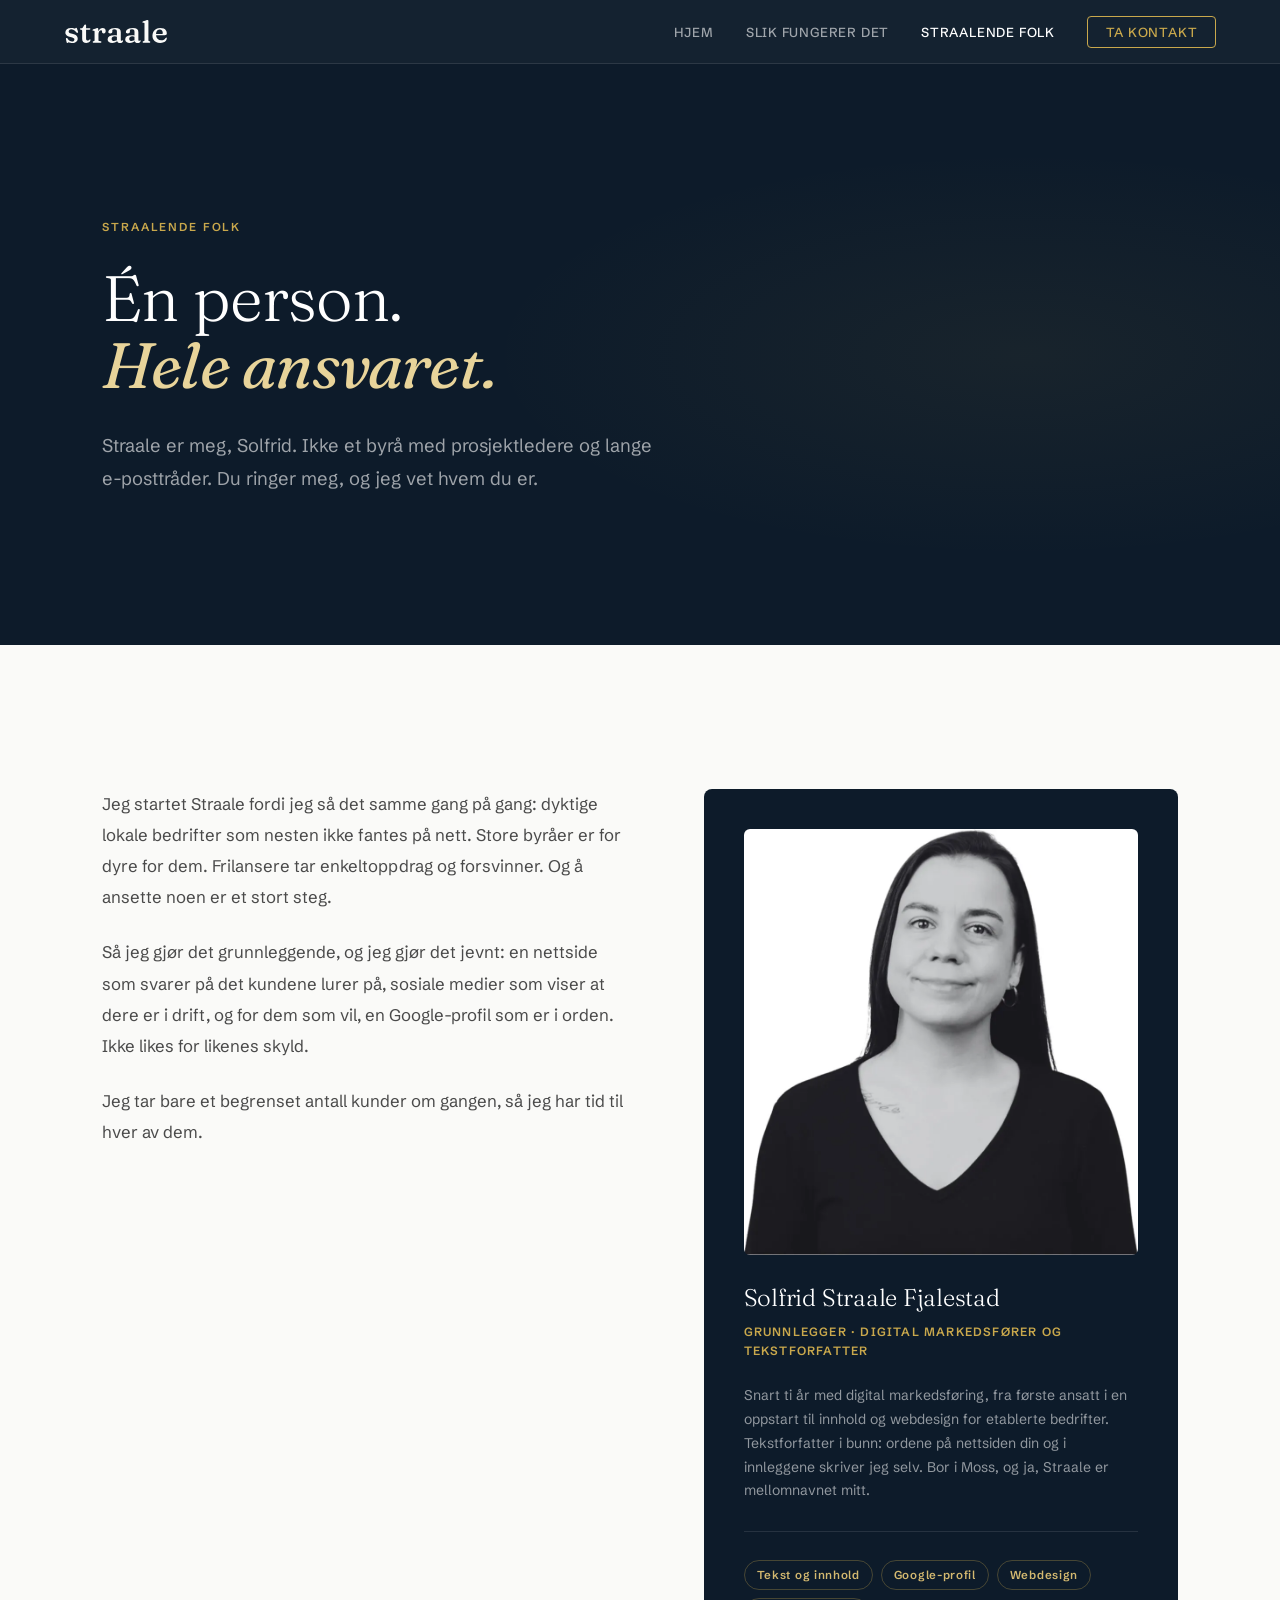
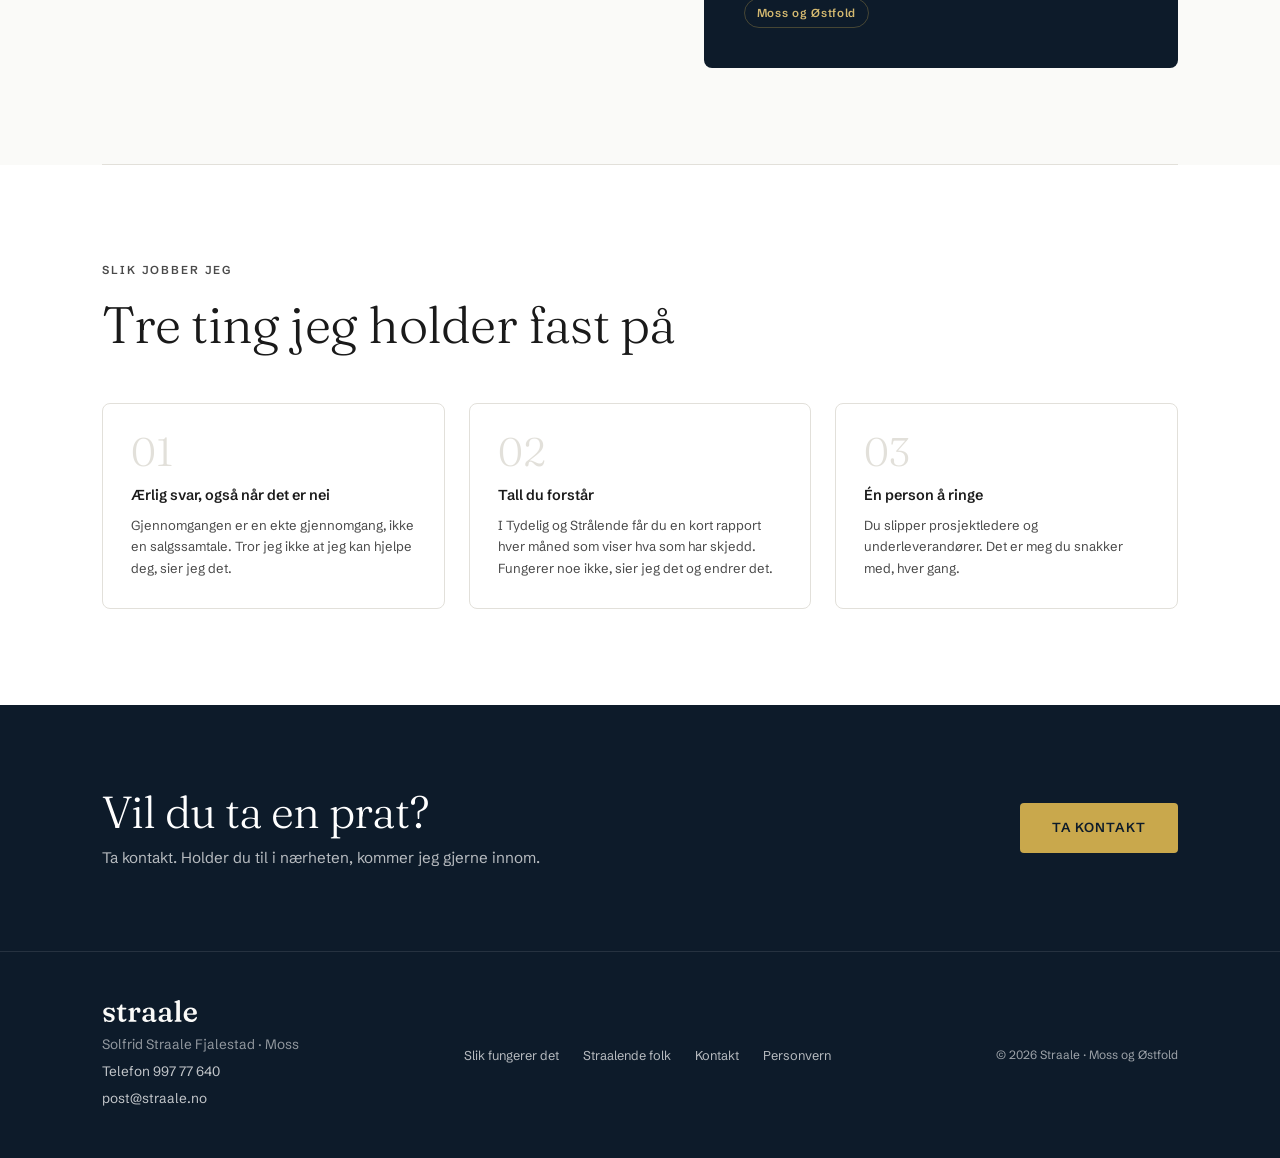
<file: straalende-folk.html>
<!DOCTYPE html>
<html lang="nb">
<head>
  <meta charset="UTF-8" />
  <meta name="viewport" content="width=device-width, initial-scale=1.0" />
  <title>Straalende folk | Straale</title>
  <meta name="description" content="Straale er Solfrid Straale Fjalestad i Moss. Snart ti år med digital markedsføring, og én person å ringe for nettside, sosiale medier og Google-profil." />
  <link rel="canonical" href="https://straale.no/straalende-folk" />
  <meta name="theme-color" content="#0D1B2A" />
  <link rel="icon" href="/favicon.ico" sizes="48x48" />
  <link rel="icon" href="/favicon.svg" type="image/svg+xml" />
  <link rel="apple-touch-icon" href="/apple-touch-icon.png" />
  <link rel="manifest" href="/site.webmanifest" />
  <meta property="og:type" content="website" />
  <meta property="og:locale" content="nb_NO" />
  <meta property="og:site_name" content="Straale" />
  <meta property="og:title" content="Straalende folk | Straale" />
  <meta property="og:description" content="Straale er Solfrid Straale Fjalestad i Moss. Snart ti år med digital markedsføring, og én person å ringe for nettside, sosiale medier og Google-profil." />
  <meta property="og:url" content="https://straale.no/straalende-folk" />
  <meta property="og:image" content="https://straale.no/bilder/og-straale.jpg" />
  <meta property="og:image:width" content="1200" />
  <meta property="og:image:height" content="630" />
  <meta property="og:image:alt" content="Ordmerket straale på midnattsblå bakgrunn" />
  <meta name="twitter:card" content="summary_large_image" />
  <link rel="preload" href="/css/fonter/schibsted-grotesk-latin-400-normal.woff2" as="font" type="font/woff2" crossorigin />
  <link rel="preload" href="/css/fonter/fraunces-latin-300-normal.woff2" as="font" type="font/woff2" crossorigin />
  <link rel="stylesheet" href="/css/styles.css" />
  <script type="application/ld+json">
  {
    "@context": "https://schema.org",
    "@graph": [
      {
        "@type": [
          "ProfessionalService",
          "Organization"
        ],
        "@id": "https://straale.no/#bedrift",
        "name": "Straale",
        "url": "https://straale.no/",
        "logo": "https://straale.no/bilder/logo/android-512.png",
        "image": "https://straale.no/bilder/og-straale.jpg",
        "description": "Straale lager og drifter nettside, sosiale medier og Google-profil for etablerte lokale bedrifter i Moss og Østfold. Fast månedspris, ingen bindingstid.",
        "telephone": "+47 997 77 640",
        "email": "post@straale.no",
        "address": {
          "@type": "PostalAddress",
          "addressLocality": "Moss",
          "addressRegion": "Østfold",
          "addressCountry": "NO"
        },
        "areaServed": [
          {
            "@type": "City",
            "name": "Moss"
          },
          {
            "@type": "AdministrativeArea",
            "name": "Østfold"
          }
        ],
        "founder": {
          "@id": "https://straale.no/straalende-folk#solfrid"
        },
        "knowsLanguage": "nb",
        "priceRange": "2 500 til 10 000 kr per måned eks. mva.",
        "hasOfferCatalog": {
          "@type": "OfferCatalog",
          "name": "Pakker",
          "itemListElement": [
            {
              "@type": "Offer",
              "name": "Synlig",
              "description": "Nettside med hosting og drift.",
              "url": "https://straale.no/#pris",
              "priceCurrency": "NOK",
              "price": 2500,
              "priceSpecification": [
                {
                  "@type": "UnitPriceSpecification",
                  "price": 2500,
                  "priceCurrency": "NOK",
                  "unitText": "per måned",
                  "unitCode": "MON",
                  "valueAddedTaxIncluded": false
                },
                {
                  "@type": "UnitPriceSpecification",
                  "price": 20000,
                  "priceCurrency": "NOK",
                  "name": "Etablering, engangsbeløp",
                  "valueAddedTaxIncluded": false
                }
              ],
              "itemOffered": {
                "@type": "Service",
                "name": "Synlig",
                "provider": {
                  "@id": "https://straale.no/#bedrift"
                },
                "areaServed": {
                  "@type": "AdministrativeArea",
                  "name": "Østfold"
                }
              }
            },
            {
              "@type": "Offer",
              "name": "Tydelig",
              "description": "Nettside, Facebook, Instagram, LinkedIn og månedlig rapport.",
              "url": "https://straale.no/#pris",
              "priceCurrency": "NOK",
              "price": 5000,
              "priceSpecification": [
                {
                  "@type": "UnitPriceSpecification",
                  "price": 5000,
                  "priceCurrency": "NOK",
                  "unitText": "per måned",
                  "unitCode": "MON",
                  "valueAddedTaxIncluded": false
                },
                {
                  "@type": "UnitPriceSpecification",
                  "price": 30000,
                  "priceCurrency": "NOK",
                  "name": "Etablering, engangsbeløp",
                  "valueAddedTaxIncluded": false
                }
              ],
              "itemOffered": {
                "@type": "Service",
                "name": "Tydelig",
                "provider": {
                  "@id": "https://straale.no/#bedrift"
                },
                "areaServed": {
                  "@type": "AdministrativeArea",
                  "name": "Østfold"
                }
              }
            },
            {
              "@type": "Offer",
              "name": "Strålende",
              "description": "Alt i Tydelig, pluss Google-profil (Google Business Profile).",
              "url": "https://straale.no/#pris",
              "priceCurrency": "NOK",
              "price": 10000,
              "priceSpecification": [
                {
                  "@type": "UnitPriceSpecification",
                  "price": 10000,
                  "priceCurrency": "NOK",
                  "unitText": "per måned",
                  "unitCode": "MON",
                  "valueAddedTaxIncluded": false
                },
                {
                  "@type": "UnitPriceSpecification",
                  "price": 50000,
                  "priceCurrency": "NOK",
                  "name": "Etablering, engangsbeløp",
                  "valueAddedTaxIncluded": false
                }
              ],
              "itemOffered": {
                "@type": "Service",
                "name": "Strålende",
                "provider": {
                  "@id": "https://straale.no/#bedrift"
                },
                "areaServed": {
                  "@type": "AdministrativeArea",
                  "name": "Østfold"
                }
              }
            }
          ]
        }
      },
      {
        "@type": "WebSite",
        "@id": "https://straale.no/#nettsted",
        "url": "https://straale.no/",
        "name": "Straale",
        "inLanguage": "nb",
        "publisher": {
          "@id": "https://straale.no/#bedrift"
        }
      },
      {
        "@type": [
          "WebPage",
          "AboutPage"
        ],
        "@id": "https://straale.no/straalende-folk#side",
        "url": "https://straale.no/straalende-folk",
        "name": "Straalende folk | Straale",
        "description": "Straale er Solfrid Straale Fjalestad i Moss. Snart ti år med digital markedsføring, og én person å ringe for nettside, sosiale medier og Google-profil.",
        "inLanguage": "nb",
        "isPartOf": {
          "@id": "https://straale.no/#nettsted"
        },
        "about": {
          "@id": "https://straale.no/#bedrift"
        },
        "breadcrumb": {
          "@id": "https://straale.no/straalende-folk#smuler"
        },
        "mainEntity": {
          "@id": "https://straale.no/straalende-folk#solfrid"
        }
      },
      {
        "@type": "BreadcrumbList",
        "@id": "https://straale.no/straalende-folk#smuler",
        "itemListElement": [
          {
            "@type": "ListItem",
            "position": 1,
            "name": "Hjem",
            "item": "https://straale.no/"
          },
          {
            "@type": "ListItem",
            "position": 2,
            "name": "Straalende folk",
            "item": "https://straale.no/straalende-folk"
          }
        ]
      },
      {
        "@type": "Person",
        "@id": "https://straale.no/straalende-folk#solfrid",
        "name": "Solfrid Straale Fjalestad",
        "jobTitle": "Grunnlegger, digital markedsfører og tekstforfatter",
        "worksFor": {
          "@id": "https://straale.no/#bedrift"
        },
        "image": "https://straale.no/bilder/solfrid-900.webp",
        "address": {
          "@type": "PostalAddress",
          "addressLocality": "Moss",
          "addressCountry": "NO"
        },
        "url": "https://straale.no/straalende-folk"
      }
    ]
  }
  </script>
</head>
<body class="page-body">
  <a class="skip-link" href="#innhold">Hopp til innholdet</a>

  <nav class="site-nav" aria-label="Hovedmeny">
    <a class="nav-logo" href="/"><img src="/bilder/logo/straale-ordmerke-negativ.svg" alt="Straale, til forsiden" width="104" height="24" /></a>
    <ul class="nav-links" id="navLinks">
      <li><a href="/">Hjem</a></li>
      <li><a href="/slik-fungerer-det">Slik fungerer det</a></li>
      <li><a href="/straalende-folk" class="active" aria-current="page">Straalende folk</a></li>
      <li><a href="/kontakt" class="nav-cta">Ta kontakt</a></li>
    </ul>
    <button class="nav-hamburger" id="hamburger" type="button" aria-label="Meny" aria-expanded="false" aria-controls="navLinks">
      <span aria-hidden="true"></span><span aria-hidden="true"></span><span aria-hidden="true"></span>
    </button>
  </nav>

  <main id="innhold" tabindex="-1">

  <div class="dark-hero">
    <div class="hero-inner">
      <p class="hero-eyebrow">Straalende folk</p>
      <h1 class="hero-title" style="font-size: clamp(2.5rem, 5vw, 4.5rem);">Én person.<br><em>Hele ansvaret.</em></h1>
      <p class="hero-sub">Straale er meg, Solfrid. Ikke et byrå med prosjektledere og lange e-posttråder. Du ringer meg, og jeg vet hvem du er.</p>
    </div>
  </div>

  <!-- OM -->
  <section class="light-section">
    <div class="light-section-inner">
      <div class="about-intro">
        <div class="about-text">
          <p>Jeg startet Straale fordi jeg så det samme gang på gang: dyktige lokale bedrifter som nesten ikke fantes på nett. Store byråer er for dyre for dem. Frilansere tar enkeltoppdrag og forsvinner. Og å ansette noen er et stort steg.</p>
          <p>Så jeg gjør det grunnleggende, og jeg gjør det jevnt: en nettside som svarer på det kundene lurer på, sosiale medier som viser at dere er i drift, og for dem som vil, en Google-profil som er i orden. Ikke likes for likenes skyld.</p>
          <p>Jeg tar bare et begrenset antall kunder om gangen, så jeg har tid til hver av dem.</p>
        </div>

        <div>
          <div class="profile-card">
            <img class="profile-photo" src="/bilder/solfrid-900.webp" srcset="/bilder/solfrid-450.webp 450w, /bilder/solfrid-900.webp 900w" sizes="(max-width: 720px) 90vw, 40vw" alt="Portrett av Solfrid Straale Fjalestad" width="900" height="974" loading="lazy" decoding="async" />
            <p class="profile-name">Solfrid Straale Fjalestad</p>
            <p class="profile-role">Grunnlegger · Digital markedsfører og tekstforfatter</p>
            <p class="profile-bio">Snart ti år med digital markedsføring, fra første ansatt i en oppstart til innhold og webdesign for etablerte bedrifter. Tekstforfatter i bunn: ordene på nettsiden din og i innleggene skriver jeg selv. Bor i Moss, og ja, Straale er mellomnavnet mitt.</p>
            <div class="profile-tags">
              <span class="profile-tag">Tekst og innhold</span>
              <span class="profile-tag">Google-profil</span>
              <span class="profile-tag">Webdesign</span>
              <span class="profile-tag">Moss og Østfold</span>
            </div>
          </div>
        </div>
      </div>
    </div>
  </section>

  <hr class="divider" />

  <!-- SLIK JOBBER JEG -->
  <section class="light-section" style="background: var(--white);">
    <div class="light-section-inner">
      <p class="section-label">Slik jobber jeg</p>
      <h2 class="section-heading">Tre ting jeg holder fast på</h2>

      <div class="values-grid">
        <div class="value-card">
          <div class="value-num" aria-hidden="true">01</div>
          <h3 class="value-title">Ærlig svar, også når det er nei</h3>
          <p class="value-body">Gjennomgangen er en ekte gjennomgang, ikke en salgssamtale. Tror jeg ikke at jeg kan hjelpe deg, sier jeg det.</p>
        </div>
        <div class="value-card">
          <div class="value-num" aria-hidden="true">02</div>
          <h3 class="value-title">Tall du forstår</h3>
          <p class="value-body">I Tydelig og Strålende får du en kort rapport hver måned som viser hva som har skjedd. Fungerer noe ikke, sier jeg det og endrer det.</p>
        </div>
        <div class="value-card">
          <div class="value-num" aria-hidden="true">03</div>
          <h3 class="value-title">Én person å ringe</h3>
          <p class="value-body">Du slipper prosjektledere og underleverandører. Det er meg du snakker med, hver gang.</p>
        </div>
      </div>
    </div>
  </section>

  <div class="cta-band">
    <div class="cta-band-inner">
      <div>
        <h2>Vil du ta en prat?</h2>
        <p>Ta kontakt. Holder du til i nærheten, kommer jeg gjerne innom.</p>
      </div>
      <a class="btn-gold" href="/kontakt">Ta kontakt</a>
    </div>
  </div>

  </main>

  <footer class="site-footer">
    <div class="footer-inner">
      <div class="footer-contact">
        <a class="footer-logo" href="/"><img src="/bilder/logo/straale-ordmerke-negativ.svg" alt="Straale, til forsiden" width="96" height="22" loading="lazy" /></a>
        <p>Solfrid Straale Fjalestad · Moss</p>
        <p><a href="tel:+4799777640">Telefon 997 77 640</a></p>
        <p><a href="mailto:post@straale.no">post@straale.no</a></p>
      </div>
      <nav class="footer-links" aria-label="Bunnmeny">
        <a href="/slik-fungerer-det">Slik fungerer det</a>
        <a href="/straalende-folk">Straalende folk</a>
        <a href="/kontakt">Kontakt</a>
        <a href="/personvern">Personvern</a>
      </nav>
      <p class="footer-copy">© 2026 Straale · Moss og Østfold</p>
    </div>
  </footer>
  <script src="js/nav.js"></script>
</body>
</html>
</file>
<file: css/styles.css>
*, *::before, *::after { box-sizing: border-box; margin: 0; padding: 0; }

/* ─── FONTER (selvhostet, ingen kall til Google) ───
   Filene ligger i css/fonter/. Lisens: SIL Open Font License, se LISENS-filene. */
@font-face { font-family: 'Fraunces'; font-style: normal; font-weight: 300; font-display: swap; src: url('fonter/fraunces-latin-300-normal.woff2') format('woff2'); }
@font-face { font-family: 'Fraunces'; font-style: normal; font-weight: 400; font-display: swap; src: url('fonter/fraunces-latin-400-normal.woff2') format('woff2'); }
@font-face { font-family: 'Fraunces'; font-style: normal; font-weight: 500; font-display: swap; src: url('fonter/fraunces-latin-500-normal.woff2') format('woff2'); }
@font-face { font-family: 'Fraunces'; font-style: italic; font-weight: 400; font-display: swap; src: url('fonter/fraunces-latin-400-italic.woff2') format('woff2'); }
@font-face { font-family: 'Schibsted Grotesk'; font-style: normal; font-weight: 400; font-display: swap; src: url('fonter/schibsted-grotesk-latin-400-normal.woff2') format('woff2'); }
@font-face { font-family: 'Schibsted Grotesk'; font-style: normal; font-weight: 500; font-display: swap; src: url('fonter/schibsted-grotesk-latin-500-normal.woff2') format('woff2'); }
@font-face { font-family: 'Schibsted Grotesk'; font-style: normal; font-weight: 600; font-display: swap; src: url('fonter/schibsted-grotesk-latin-600-normal.woff2') format('woff2'); }
@font-face { font-family: 'Schibsted Grotesk'; font-style: normal; font-weight: 700; font-display: swap; src: url('fonter/schibsted-grotesk-latin-700-normal.woff2') format('woff2'); }

/* ══════════════════════════════════════════════════════════════
   TILPASNING FOR NY KUNDE
   Dette er stedet du endrer farger og fonter når du bygger en
   nettside for en ny kunde. Resten av filen trenger du normalt
   ikke røre.
   ══════════════════════════════════════════════════════════════ */
:root {
  /* Merkevarefarger: bytt disse fire for ny kunde */
  --brand-dark: #0d1b2a;      /* Hovedfarge, mørk (hero, nav, footer) */
  --brand-dark-soft: #162436; /* Litt lysere variant av hovedfargen */
  --brand-accent: #c9a84c;    /* Aksentfarge (knapper, ikoner, detaljer) */
  --brand-accent-light: #e8d49a; /* Lysere aksent (uthevet tekst i overskrifter) */

  /* Fonter: bytt disse to for ny kunde (må også byttes i @font-face-blokken over) */
  --font-heading: 'Fraunces', serif;
  --font-body: 'Schibsted Grotesk', sans-serif;

  /* Nøytrale farger: disse fungerer som regel med de fleste paletter,
     men kan justeres om ny kundes merkevare krever det */
  --paper: #fafaf8;
  --white: #ffffff;
  --ink: #1a1a1a;
  --ink-soft: #4a4a4a;
  --ink-muted: #6b6b6b;      /* 5,1:1 mot off-white, holder WCAG AA */
  --rule: #e2e0da;
  --field-border: #8a877f;   /* Kant på skjemafelt: 3,6:1 mot hvit, WCAG krever 3:1 */
  --rule-dark: rgba(255,255,255,0.1);
  --green: #1a6b3c;
}
/* ══════════════════════ SLUTT PÅ TILPASNING ══════════════════════ */

html { scroll-behavior: smooth; }

body {
  font-family: var(--font-body);
  background: var(--paper);
  color: var(--ink);
  font-size: 16px;
  line-height: 1.6;
  -webkit-font-smoothing: antialiased;
}

/* ─── NAV ─── */
.site-nav {
  position: fixed;
  top: 0; left: 0; right: 0;
  z-index: 200;
  height: 64px;
  display: flex;
  align-items: center;
  justify-content: space-between;
  padding: 0 clamp(1.5rem, 5vw, 4rem);
  background: color-mix(in srgb, var(--brand-dark) 97%, transparent);
  backdrop-filter: blur(12px);
  border-bottom: 1px solid var(--rule-dark);
}

.nav-logo { display: inline-flex; align-items: center; padding: 8px 0; }
.nav-logo img { display: block; width: 104px; height: auto; }

.nav-links {
  display: flex;
  align-items: center;
  gap: 2rem;
  list-style: none;
}

.nav-links a {
  font-family: var(--font-body);
  font-size: 0.82rem;
  font-weight: 500;
  letter-spacing: 0.06em;
  text-transform: uppercase;
  color: rgba(255,255,255,0.6);
  text-decoration: none;
  transition: color 0.15s;
}
.nav-links a:hover,
.nav-links a.active { color: var(--white); }

.nav-cta {
  font-size: 0.82rem;
  font-weight: 600;
  letter-spacing: 0.06em;
  text-transform: uppercase;
  color: var(--brand-accent) !important;
  border: 1px solid var(--brand-accent);
  padding: 0.45rem 1.1rem;
  border-radius: 4px;
  transition: background 0.15s, color 0.15s !important;
}
.nav-cta:hover {
  background: var(--brand-accent) !important;
  color: var(--brand-dark) !important;
}

.nav-hamburger {
  display: none;
  flex-direction: column;
  gap: 5px;
  cursor: pointer;
  background: none;
  border: none;
  padding: 4px;
}
.nav-hamburger span {
  display: block;
  width: 22px;
  height: 1.5px;
  background: rgba(255,255,255,0.7);
  border-radius: 2px;
  transition: opacity 0.15s;
}

@media (max-width: 720px) {
  .nav-links { display: none; }
  .nav-hamburger { display: flex; }
  .nav-links.open {
    display: flex;
    flex-direction: column;
    position: fixed;
    top: 64px; left: 0; right: 0;
    background: var(--brand-dark);
    padding: 2rem;
    gap: 1.5rem;
    border-bottom: 1px solid var(--rule-dark);
  }
}

/* ─── PAGE SHELL ─── */
.page-body { padding-top: 64px; }

/* ─── DARK HERO BASE ─── */
.dark-hero {
  background: var(--brand-dark);
  color: var(--white);
  padding: clamp(5rem, 12vw, 10rem) clamp(1.5rem, 8vw, 8rem) clamp(4rem, 8vw, 7rem);
  position: relative;
  overflow: hidden;
}

.dark-hero::before {
  content: '';
  position: absolute;
  inset: 0;
  background: radial-gradient(ellipse 60% 50% at 80% 50%, color-mix(in srgb, var(--brand-accent) 6%, transparent) 0%, transparent 70%);
  pointer-events: none;
}

.hero-inner { max-width: 1100px; margin: 0 auto; position: relative; }

.hero-eyebrow {
  font-family: var(--font-body);
  font-size: 0.72rem;
  font-weight: 600;
  letter-spacing: 0.16em;
  text-transform: uppercase;
  color: var(--brand-accent);
  margin-bottom: 1.75rem;
}

.hero-title {
  font-family: var(--font-heading);
  font-weight: 340;
  font-size: clamp(2.7rem, 6.5vw, 5.5rem);
  line-height: 1.05;
  letter-spacing: -0.015em;
  color: var(--white);
  margin-bottom: 2rem;
}

.hero-title em {
  font-style: italic;
  color: var(--brand-accent-light);
}

.hero-sub {
  font-family: var(--font-body);
  font-size: clamp(1rem, 1.5vw, 1.15rem);
  color: rgba(255,255,255,0.6);
  max-width: 50ch;
  line-height: 1.75;
  margin-bottom: 3rem;
}

.hero-actions { display: flex; gap: 1rem; flex-wrap: wrap; align-items: center; }

.btn-gold {
  background: var(--brand-accent);
  color: var(--brand-dark);
  font-family: var(--font-body);
  font-size: 0.82rem;
  font-weight: 600;
  letter-spacing: 0.08em;
  text-transform: uppercase;
  padding: 0.9rem 2rem;
  border-radius: 4px;
  text-decoration: none;
  transition: opacity 0.15s, transform 0.12s;
  display: inline-block;
  border: none;
}
.btn-gold:hover { opacity: 0.88; transform: translateY(-1px); }

.btn-ghost-light {
  font-family: var(--font-body);
  color: rgba(255,255,255,0.75);
  font-size: 0.85rem;
  text-decoration: none;
  transition: color 0.15s;
}
.btn-ghost-light:hover { color: var(--white); }

/* ─── LIGHT SECTIONS ─── */
.light-section {
  padding: 6rem clamp(1.5rem, 8vw, 8rem);
}
.light-section-inner { max-width: 1100px; margin: 0 auto; }

.section-label {
  font-family: var(--font-body);
  font-size: 0.72rem;
  font-weight: 600;
  letter-spacing: 0.16em;
  text-transform: uppercase;
  color: var(--brand-accent);
  margin-bottom: 1rem;
}

.section-heading {
  font-family: var(--font-heading);
  font-weight: 340;
  font-size: clamp(2rem, 4vw, 3.3rem);
  line-height: 1.15;
  letter-spacing: -0.015em;
  color: var(--ink);
  margin-bottom: 1.25rem;
}

.section-body {
  font-family: var(--font-body);
  font-size: 1rem;
  color: var(--ink-soft);
  max-width: 55ch;
  line-height: 1.75;
}
.section-body + .section-body { margin-top: 1.25rem; }

.why-grid {
  display: grid;
  grid-template-columns: 1.1fr 0.9fr;
  gap: 3rem;
  align-items: center;
  margin-top: 1.5rem;
}
@media (max-width: 700px) { .why-grid { grid-template-columns: 1fr; gap: 1.75rem; } }

.why-image {
  border-radius: 12px;
  overflow: hidden;
  aspect-ratio: 4 / 5;
  box-shadow: 0 8px 24px rgba(13, 27, 42, 0.1);
}
.why-image img {
  width: 100%;
  height: 100%;
  object-fit: cover;
  object-position: top center;
  display: block;
}
@media (max-width: 700px) { .why-image { aspect-ratio: 3 / 2; } }

hr.divider {
  border: none;
  border-top: 1px solid var(--rule);
  margin: 0 clamp(1.5rem, 8vw, 8rem);
}

/* ─── CARDS ─── */
.card {
  background: var(--white);
  border: 1px solid var(--rule);
  border-radius: 8px;
  padding: 2rem;
  transition: box-shadow 0.2s, transform 0.2s;
}
.card:hover {
  box-shadow: 0 8px 32px rgba(13,27,42,0.08);
  transform: translateY(-2px);
}

/* ─── GRID UTILITIES ─── */
.grid-2 { display: grid; grid-template-columns: 1fr 1fr; gap: 1.5rem; }
.grid-3 { display: grid; grid-template-columns: repeat(3,1fr); gap: 1.5rem; }

@media (max-width: 860px) { .grid-3 { grid-template-columns: 1fr 1fr; } }
@media (max-width: 600px) {
  .grid-2, .grid-3 { grid-template-columns: 1fr; }
}

/* ─── BUTTONS ─── */
.btn-primary-dark {
  background: var(--brand-dark);
  color: var(--white);
  font-family: var(--font-body);
  font-size: 0.82rem;
  font-weight: 600;
  letter-spacing: 0.06em;
  text-transform: uppercase;
  padding: 0.875rem 1.75rem;
  border-radius: 4px;
  text-decoration: none;
  display: inline-block;
  transition: background 0.15s, transform 0.12s;
}
.btn-primary-dark:hover { background: var(--brand-dark-soft); transform: translateY(-1px); }

.btn-outline-dark {
  border: 1px solid var(--ink);
  color: var(--ink);
  font-family: var(--font-body);
  font-size: 0.82rem;
  font-weight: 600;
  letter-spacing: 0.06em;
  text-transform: uppercase;
  padding: 0.875rem 1.75rem;
  border-radius: 4px;
  text-decoration: none;
  display: inline-block;
  transition: background 0.15s;
}
.btn-outline-dark:hover { background: rgba(13,27,42,0.05); }

/* ─── CTA BAND ─── */
.cta-band {
  background: var(--brand-dark);
  padding: 5rem clamp(1.5rem, 8vw, 8rem);
}
.cta-band-inner {
  max-width: 1100px;
  margin: 0 auto;
  display: flex;
  align-items: center;
  justify-content: space-between;
  gap: 2rem;
  flex-wrap: wrap;
}
.cta-band h2 {
  font-family: var(--font-heading);
  font-weight: 340;
  font-size: clamp(1.8rem, 3.5vw, 2.8rem);
  color: var(--white);
  letter-spacing: -0.015em;
  line-height: 1.2;
  margin-bottom: 0.5rem;
}
.cta-band p { font-family: var(--font-body); color: rgba(255,255,255,0.7); font-size: 0.95rem; }

/* ─── FOOTER ─── */
.site-footer {
  background: var(--brand-dark);
  border-top: 1px solid var(--rule-dark);
  padding: 3rem clamp(1.5rem, 8vw, 8rem);
}
.footer-inner {
  max-width: 1100px;
  margin: 0 auto;
  display: flex;
  align-items: center;
  justify-content: space-between;
  flex-wrap: wrap;
  gap: 1.5rem;
}
.footer-logo { display: inline-block; }
.footer-logo img { display: block; width: 96px; height: auto; }
.footer-links { display: flex; gap: 1.5rem; flex-wrap: wrap; }
.footer-links a {
  font-family: var(--font-body);
  font-size: 0.8rem;
  color: rgba(255,255,255,0.7);
  text-decoration: none;
  transition: color 0.15s;
}
.footer-links a:hover { color: rgba(255,255,255,0.8); }
.footer-copy { font-family: var(--font-body); font-size: 0.75rem; color: rgba(255,255,255,0.6); }

/* ─── FORM ─── */
.form-group { display: flex; flex-direction: column; gap: 0.4rem; margin-bottom: 1rem; }
.form-group label { font-family: var(--font-body); font-size: 0.78rem; font-weight: 600; letter-spacing: 0.06em; text-transform: uppercase; color: var(--ink-muted); }
.form-group input,
.form-group select,
.form-group textarea {
  background: var(--white);
  border: 1px solid var(--field-border);
  border-radius: 4px;
  padding: 0.8rem 1rem;
  font-size: 0.9rem;
  color: var(--ink);
  font-family: var(--font-body);
  outline: none;
  transition: border-color 0.15s, box-shadow 0.15s;
}
.form-group input:focus,
.form-group select:focus,
.form-group textarea:focus {
  border-color: var(--brand-accent);
  box-shadow: 0 0 0 3px color-mix(in srgb, var(--brand-accent) 12%, transparent);
}
.form-group textarea { resize: vertical; min-height: 110px; }
.form-row { display: grid; grid-template-columns: 1fr 1fr; gap: 1rem; }
@media (max-width: 500px) { .form-row { grid-template-columns: 1fr; } }

.btn-submit {
  background: var(--brand-accent);
  color: var(--brand-dark);
  border: none;
  border-radius: 4px;
  padding: 1rem 2rem;
  font-family: var(--font-body);
  font-size: 0.82rem;
  font-weight: 600;
  letter-spacing: 0.08em;
  text-transform: uppercase;
  cursor: pointer;
  transition: opacity 0.15s, transform 0.12s;
  width: 100%;
}
.btn-submit:hover { opacity: 0.88; transform: translateY(-1px); }

/* ─── STAT ROW ─── */
.stat-row {
  display: flex;
  gap: 3rem;
  flex-wrap: wrap;
  padding-top: 3rem;
  margin-top: 3rem;
  border-top: 1px solid var(--rule-dark);
}
.stat-num {
  font-family: var(--font-heading);
  font-size: 3rem;
  font-weight: 340;
  color: var(--white);
  line-height: 1;
  letter-spacing: -0.02em;
}
.stat-label { font-family: var(--font-body); font-size: 0.78rem; color: rgba(255,255,255,0.4); margin-top: 0.3rem; letter-spacing: 0.04em; }

/* ─── CHECK LIST ─── */
.check-list { list-style: none; display: flex; flex-direction: column; gap: 0.75rem; }
.check-list li { font-family: var(--font-body); display: flex; gap: 0.75rem; font-size: 0.9rem; color: var(--ink-soft); align-items: flex-start; }
.check-list li::before { content: '✓'; color: var(--green); font-weight: 700; flex-shrink: 0; margin-top: 1px; }

/* ═══ SIDE-SPESIFIKKE STILER ═══ */

/* Hjem: services strip */
.services-strip {
  display: grid;
  grid-template-columns: repeat(4, 1fr);
  border-top: 1px solid var(--rule-dark);
  margin-top: 4rem;
}
@media (max-width: 760px) { .services-strip { grid-template-columns: 1fr 1fr; } }
@media (max-width: 440px) { .services-strip { grid-template-columns: 1fr; } }

.strip-item {
  padding: 1.75rem 0;
  border-right: 1px solid var(--rule-dark);
  padding-right: 1.5rem;
  margin-right: 1.5rem;
}
.strip-item:last-child { border-right: none; }
.services-strip { list-style: none; }
.strip-item .strip-icon { width: 22px; height: 22px; margin-bottom: 0.6rem; fill: none; stroke: var(--brand-accent); stroke-width: 1.6; stroke-linecap: round; stroke-linejoin: round; }
.strip-item h2 { font-family: var(--font-body); font-size: 0.78rem; font-weight: 600; letter-spacing: 0.06em; text-transform: uppercase; color: rgba(255,255,255,0.8); margin-bottom: 0.3rem; }
.strip-item p { font-family: var(--font-body); font-size: 0.8rem; color: rgba(255,255,255,0.65); line-height: 1.5; }

.home-hero { min-height: 92vh; display: flex; flex-direction: column; justify-content: flex-end; }

.promise-grid {
  display: grid;
  grid-template-columns: 1fr 1fr;
  gap: 4rem;
  align-items: center;
  margin-top: 3rem;
}
@media (max-width: 700px) { .promise-grid { grid-template-columns: 1fr; gap: 2rem; } }

.promise-text p { font-family: var(--font-body); font-size: 1.05rem; color: var(--ink-soft); line-height: 1.8; margin-bottom: 1.5rem; }

.promise-visual {
  background: var(--brand-dark);
  border-radius: 8px;
  padding: 3rem 2.5rem;
  color: var(--white);
}
.promise-visual .pv-label {
  font-family: var(--font-body);
  font-size: 0.7rem;
  font-weight: 600;
  letter-spacing: 0.14em;
  text-transform: uppercase;
  color: var(--brand-accent);
  margin-bottom: 1.5rem;
}
.pv-row {
  display: flex;
  justify-content: space-between;
  align-items: baseline;
  padding: 0.9rem 0;
  border-bottom: 1px solid var(--rule-dark);
  font-family: var(--font-body);
  font-size: 0.9rem;
}
.pv-row:last-child { border-bottom: none; }
.pv-row .pv-item { color: rgba(255,255,255,0.55); }
.pv-row .pv-check { color: var(--brand-accent); font-weight: 600; }

.industries { background: var(--white); padding: 5rem clamp(1.5rem, 8vw, 8rem); }
.industries-inner { max-width: 1100px; margin: 0 auto; }
.industry-tags { display: flex; flex-wrap: wrap; gap: 0.75rem; margin-top: 2.5rem; }
.tag {
  font-family: var(--font-body);
  border: 1px solid var(--rule);
  border-radius: 100px;
  padding: 0.5rem 1.25rem;
  font-size: 0.85rem;
  color: var(--ink-soft);
  background: var(--paper);
  transition: border-color 0.15s, color 0.15s;
}
.tag:hover { border-color: var(--brand-accent); color: var(--ink); }

.price-preview { display: grid; grid-template-columns: 1fr 1fr; gap: 1.5rem; margin-top: 3rem; }
@media (max-width: 600px) { .price-preview { grid-template-columns: 1fr; } }

.price-card-sm { border: 1px solid var(--rule); border-radius: 8px; padding: 2rem; background: var(--white); }
.price-card-sm.gold-border { border-color: var(--brand-accent); }

.pc-label { font-family: var(--font-body); font-size: 0.7rem; font-weight: 600; letter-spacing: 0.12em; text-transform: uppercase; color: var(--ink-muted); margin-bottom: 0.75rem; }
.pc-amount {
  font-family: var(--font-heading);
  font-size: 2.8rem;
  font-weight: 340;
  color: var(--ink);
  letter-spacing: -0.02em;
  line-height: 1;
  margin-bottom: 0.3rem;
}
.pc-amount sub { font-size: 1rem; font-family: var(--font-body); font-weight: 400; color: var(--ink-muted); }
.pc-desc { font-family: var(--font-body); font-size: 0.82rem; color: var(--ink-muted); margin-bottom: 1.25rem; padding-bottom: 1.25rem; border-bottom: 1px solid var(--rule); }
.pc-link { font-family: var(--font-body); font-size: 0.82rem; font-weight: 600; color: var(--brand-dark); text-decoration: none; letter-spacing: 0.04em; }
.pc-link:hover { text-decoration: underline; }

.price-etablering {
  border: 1px solid var(--rule);
  border-radius: 8px;
  padding: 1.75rem 2rem;
  background: var(--white);
  margin-top: 3rem;
  display: flex;
  align-items: baseline;
  gap: 1.5rem;
  flex-wrap: wrap;
}
.price-etablering .pc-amount { font-size: 1.8rem; }
@media (max-width: 600px) { .price-etablering { flex-direction: column; align-items: flex-start; gap: 0.5rem; } }

.package-grid { display: grid; grid-template-columns: 1fr 1fr; gap: 1.5rem; margin-top: 1.5rem; }
@media (max-width: 600px) { .package-grid { grid-template-columns: 1fr; } }

.package-card { border: 1px solid var(--rule); border-radius: 8px; padding: 2rem; background: var(--white); }
.package-card.gold-border { border-color: var(--brand-accent); }
.package-pitch { font-family: var(--font-body); font-size: 0.95rem; color: var(--ink); font-weight: 500; margin: 1rem 0 1rem; }
.package-leveranse { font-family: var(--font-body); font-size: 0.85rem; color: var(--ink-soft); line-height: 1.7; margin-bottom: 1.5rem; padding-bottom: 1.5rem; border-bottom: 1px solid var(--rule); }

/* Tjenester */
.page-hero { padding: clamp(5rem, 10vw, 8rem) clamp(1.5rem, 8vw, 8rem) 4rem; background: var(--brand-dark); }
.page-hero-inner { max-width: 1100px; margin: 0 auto; }

.service-block {
  display: grid;
  grid-template-columns: 1fr 1.6fr;
  gap: 4rem;
  align-items: start;
  padding: 5rem 0;
  border-bottom: 1px solid var(--rule);
}
.service-block:last-child { border-bottom: none; }
@media (max-width: 700px) { .service-block { grid-template-columns: 1fr; gap: 2rem; padding: 3rem 0; } }

.sb-icon { font-size: 2rem; margin-bottom: 1rem; }
.sb-tag { font-family: var(--font-body); font-size: 0.7rem; font-weight: 600; letter-spacing: 0.12em; text-transform: uppercase; color: var(--brand-accent); margin-bottom: 0.75rem; }
.sb-title {
  font-family: var(--font-heading);
  font-weight: 340;
  font-size: 2rem;
  letter-spacing: -0.015em;
  line-height: 1.15;
  color: var(--ink);
  margin-bottom: 0.75rem;
}
.sb-why { font-family: var(--font-body); font-size: 0.82rem; color: var(--ink-muted); font-style: italic; line-height: 1.5; }

.sb-content p { font-family: var(--font-body); font-size: 0.95rem; color: var(--ink-soft); line-height: 1.75; margin-bottom: 1.5rem; }
.sb-content h4 { font-family: var(--font-body); font-size: 0.78rem; font-weight: 600; letter-spacing: 0.08em; text-transform: uppercase; color: var(--ink-muted); margin-bottom: 0.75rem; }

.pricing-full { background: var(--brand-dark); border-radius: 8px; padding: 3rem; margin-top: 2rem; }
.pf-title { font-family: var(--font-body); font-size: 0.7rem; font-weight: 600; letter-spacing: 0.14em; text-transform: uppercase; color: var(--brand-accent); margin-bottom: 2rem; }
.pf-row { display: flex; justify-content: space-between; align-items: flex-start; padding: 1rem 0; border-bottom: 1px solid var(--rule-dark); gap: 1rem; }
.pf-row:last-child { border-bottom: none; padding-bottom: 0; }
.pf-name { font-family: var(--font-body); font-size: 0.9rem; color: rgba(255,255,255,0.75); flex: 1; }
.pf-included { font-family: var(--font-body); font-size: 0.85rem; color: var(--brand-accent); font-weight: 600; white-space: nowrap; }

.addon-box { border: 1px solid var(--rule); border-radius: 8px; padding: 2rem; background: var(--white); margin-top: 3rem; }
.addon-box h3 { font-family: var(--font-heading); font-size: 1.5rem; font-weight: 340; margin-bottom: 0.5rem; letter-spacing: -0.01em; }
.addon-box .addon-price { font-family: var(--font-body); font-size: 1.1rem; font-weight: 600; color: var(--ink); margin-bottom: 0.5rem; }
.addon-box p { font-family: var(--font-body); font-size: 0.875rem; color: var(--ink-soft); line-height: 1.65; }

/* Slik fungerer det */
.timeline { position: relative; margin-top: 4rem; padding-left: 2.5rem; border-left: 1px solid var(--rule); }
.tl-item { position: relative; padding-bottom: 3.5rem; }
.tl-item:last-child { padding-bottom: 0; }
.tl-dot { position: absolute; left: -2.5rem; top: 0; width: 10px; height: 10px; border-radius: 50%; background: var(--brand-accent); transform: translateX(-4.5px); margin-top: 6px; }
.tl-meta { font-family: var(--font-body); font-size: 0.72rem; font-weight: 600; letter-spacing: 0.12em; text-transform: uppercase; color: var(--brand-accent); margin-bottom: 0.5rem; }
.tl-title { font-family: var(--font-heading); font-size: 1.6rem; font-weight: 340; letter-spacing: -0.015em; color: var(--ink); margin-bottom: 0.75rem; }
.tl-body { font-family: var(--font-body); font-size: 0.9rem; color: var(--ink-soft); line-height: 1.75; max-width: 55ch; }

.two-col { display: grid; grid-template-columns: 1fr 1fr; gap: 5rem; align-items: start; }
@media (max-width: 720px) { .two-col { grid-template-columns: 1fr; gap: 2.5rem; } }

.rhythm-grid { display: grid; grid-template-columns: repeat(2, 1fr); gap: 1.25rem; margin-top: 3rem; }
@media (max-width: 560px) { .rhythm-grid { grid-template-columns: 1fr; } }

.rhythm-card { background: var(--white); border: 1px solid var(--rule); border-radius: 8px; padding: 1.75rem; }
.rc-freq { font-family: var(--font-body); font-size: 0.68rem; font-weight: 700; letter-spacing: 0.14em; text-transform: uppercase; color: var(--brand-accent); margin-bottom: 0.5rem; }
.rc-title { font-family: var(--font-body); font-size: 0.95rem; font-weight: 600; color: var(--ink); margin-bottom: 0.5rem; }
.rc-body { font-family: var(--font-body); font-size: 0.82rem; color: var(--ink-soft); line-height: 1.6; }

.faq-list { margin-top: 3rem; }
.faq-item { border-bottom: 1px solid var(--rule); padding: 1.5rem 0; }
.faq-q {
  font-family: var(--font-body);
  font-size: 0.95rem;
  font-weight: 600;
  color: var(--ink);
  cursor: pointer;
  display: flex;
  justify-content: space-between;
  align-items: center;
  gap: 1rem;
  user-select: none;
}
.faq-q .faq-icon { color: var(--ink); font-size: 1.2rem; flex-shrink: 0; transition: transform 0.2s; }
.faq-item[open] .faq-icon { transform: rotate(45deg); }
.faq-a {
  font-family: var(--font-body);
  font-size: 0.88rem;
  color: var(--ink-soft);
  line-height: 1.75;
  padding-top: 1rem;
  max-width: 65ch;
}
.faq-q { list-style: none; }
.faq-q::-webkit-details-marker { display: none; }
.faq-q-text { font: inherit; color: inherit; margin: 0; }

/* Om oss */
.about-intro { display: grid; grid-template-columns: 1.1fr 1fr; gap: 5rem; align-items: start; margin-top: 3rem; }
@media (max-width: 720px) { .about-intro { grid-template-columns: 1fr; gap: 2.5rem; } }

.about-text p { font-family: var(--font-body); font-size: 1.05rem; color: var(--ink-soft); line-height: 1.85; margin-bottom: 1.5rem; }
.about-text p strong { color: var(--ink); font-weight: 600; }

.profile-card {
  background: var(--brand-dark);
  border-radius: 8px;
  padding: 2.5rem;
  position: sticky;
  top: 88px;
  color: var(--white);
}
.profile-avatar {
  width: 72px;
  height: 72px;
  border-radius: 50%;
  background: linear-gradient(135deg, var(--brand-dark-soft) 0%, var(--brand-dark) 100%);
  border: 2px solid color-mix(in srgb, var(--brand-accent) 40%, transparent);
  display: flex;
  align-items: center;
  justify-content: center;
  font-family: var(--font-heading);
  font-size: 1.8rem;
  color: var(--brand-accent-light);
  margin-bottom: 1.25rem;
  font-weight: 400;
}
.profile-name {
  font-family: var(--font-heading);
  font-size: 1.5rem;
  font-weight: 340;
  color: var(--white);
  letter-spacing: -0.01em;
  margin-bottom: 0.25rem;
}
.profile-role {
  font-family: var(--font-body);
  font-size: 0.75rem;
  font-weight: 600;
  letter-spacing: 0.1em;
  text-transform: uppercase;
  color: var(--brand-accent);
  margin-bottom: 1.5rem;
}
.profile-bio {
  font-family: var(--font-body);
  font-size: 0.875rem;
  color: rgba(255,255,255,0.55);
  line-height: 1.7;
  margin-bottom: 1.75rem;
  padding-bottom: 1.75rem;
  border-bottom: 1px solid var(--rule-dark);
}
.profile-tags { display: flex; flex-wrap: wrap; gap: 0.5rem; }
.profile-tag {
  font-family: var(--font-body);
  font-size: 0.72rem;
  font-weight: 600;
  letter-spacing: 0.06em;
  border: 1px solid color-mix(in srgb, var(--brand-accent) 30%, transparent);
  color: color-mix(in srgb, var(--brand-accent) 80%, white);
  padding: 0.3rem 0.75rem;
  border-radius: 100px;
}

.values-grid { display: grid; grid-template-columns: repeat(3, 1fr); gap: 1.5rem; margin-top: 3rem; }
@media (max-width: 760px) { .values-grid { grid-template-columns: 1fr 1fr; } }
@media (max-width: 500px) { .values-grid { grid-template-columns: 1fr; } }

.value-card { border: 1px solid var(--rule); border-radius: 8px; padding: 1.75rem; background: var(--white); }
.value-num { font-family: var(--font-heading); font-size: 2.5rem; font-weight: 340; color: var(--rule); line-height: 1; margin-bottom: 0.75rem; }
.value-title { font-family: var(--font-body); font-size: 0.9rem; font-weight: 600; color: var(--ink); margin-bottom: 0.5rem; }
.value-body { font-family: var(--font-body); font-size: 0.82rem; color: var(--ink-soft); line-height: 1.65; }

/* Kontakt */
.contact-layout { display: grid; grid-template-columns: 1fr 1.3fr; gap: 6rem; align-items: start; margin-top: 4rem; }
@media (max-width: 760px) { .contact-layout { grid-template-columns: 1fr; gap: 3rem; } }

.contact-left p { font-family: var(--font-body); font-size: 0.95rem; color: var(--ink-soft); line-height: 1.8; margin-bottom: 1.25rem; }

.what-happens { background: var(--white); border: 1px solid var(--rule); border-radius: 8px; padding: 2rem; margin-top: 2.5rem; }
.wh-title { font-family: var(--font-body); font-size: 0.7rem; font-weight: 700; letter-spacing: 0.14em; text-transform: uppercase; color: var(--brand-accent); margin-bottom: 1.25rem; }
.wh-step { display: flex; gap: 1rem; padding: 0.75rem 0; border-bottom: 1px solid var(--rule); align-items: flex-start; }
.wh-step:last-child { border-bottom: none; padding-bottom: 0; }
.wh-step-num { font-family: var(--font-heading); font-size: 1.2rem; color: var(--rule); min-width: 1.5rem; line-height: 1.2; margin-top: 1px; }
.wh-step-text { font-family: var(--font-body); font-size: 0.85rem; color: var(--ink-soft); line-height: 1.6; }
.wh-step-text strong { color: var(--ink); font-weight: 600; }

.form-card { background: var(--white); border: 1px solid var(--rule); border-radius: 8px; padding: 2.5rem; }
.form-card-title { font-family: var(--font-heading); font-size: 1.6rem; font-weight: 340; letter-spacing: -0.01em; color: var(--ink); margin-bottom: 0.35rem; }
.form-card-sub { font-family: var(--font-body); font-size: 0.85rem; color: var(--ink-muted); margin-bottom: 2rem; padding-bottom: 2rem; border-bottom: 1px solid var(--rule); }

.success-state { display: none; text-align: center; padding: 2rem 0; }
.success-icon { font-size: 3rem; margin-bottom: 1rem; }
.success-title { font-family: var(--font-heading); font-size: 1.8rem; font-weight: 340; color: var(--ink); margin-bottom: 0.5rem; }
.success-body { font-family: var(--font-body); font-size: 0.9rem; color: var(--ink-soft); line-height: 1.7; }

@media (prefers-reduced-motion: reduce) {
  *, *::before, *::after { transition: none !important; animation: none !important; }
}

/* ─── KONTAKTINFO I FOOTER ─── */
.footer-contact { display: flex; flex-direction: column; gap: 0.35rem; }
.footer-contact p { font-family: var(--font-body); font-size: 0.85rem; color: rgba(255,255,255,0.55); }
.footer-contact a { color: rgba(255,255,255,0.75); text-decoration: none; }
.footer-contact a:hover { color: var(--brand-accent-light); }
.footer-contact .footer-logo { margin-bottom: 0.4rem; }

/* ─── PROFILBILDE ─── */
.profile-photo {
  display: block;
  width: 100%;
  height: auto;
  border-radius: 6px;
  margin-bottom: 1.5rem;
}

/* ─── DIREKTE KONTAKT PÅ KONTAKTSIDEN ─── */
.contact-direct { margin: 2rem 0; }
.contact-direct a {
  font-family: var(--font-heading);
  font-size: 1.4rem;
  color: var(--ink);
  text-decoration: none;
}
.contact-direct a:hover { color: var(--brand-accent); }

/* ─── FORSIDE: én kolonne i "Hva jeg gjør", tre pakker ─── */
.promise-single { grid-template-columns: 1fr; max-width: 720px; }
.package-grid-3 { grid-template-columns: repeat(3, 1fr); }
@media (max-width: 900px) { .package-grid-3 { grid-template-columns: 1fr; } }

/* Pakkeikoner */
.sr-only { position: absolute; width: 1px; height: 1px; padding: 0; margin: -1px; overflow: hidden; clip: rect(0,0,0,0); white-space: nowrap; border: 0; }
.pc-features { list-style: none; display: grid; grid-template-columns: 1fr 1fr; gap: 0.75rem 0.5rem; margin: 0 0 1.5rem; padding: 0 0 1.5rem; border-bottom: 1px solid var(--rule); }
.pc-features li { display: flex; align-items: center; gap: 0.6rem; font-family: var(--font-body); font-size: 0.82rem; color: var(--ink); }
.pc-features svg { width: 34px; height: 34px; flex: none; padding: 6px; border-radius: 8px; border: 1px solid var(--brand-accent); background: rgba(201,168,76,0.12); color: var(--brand-dark); fill: none; stroke: currentColor; stroke-width: 1.6; stroke-linecap: round; stroke-linejoin: round; }
.pc-features .pf-off { color: var(--ink-soft); text-decoration: line-through; }
.pc-features .pf-off svg { border: 1px dashed #b5b2a8; background: none; color: #767676; }

/* ─── TILGJENGELIGHET ─── */
.skip-link {
  position: absolute;
  left: 1rem;
  top: -100px;
  z-index: 300;
  background: var(--brand-accent);
  color: var(--brand-dark);
  font-family: var(--font-body);
  font-weight: 600;
  padding: 0.75rem 1.25rem;
  border-radius: 4px;
  text-decoration: none;
}
.skip-link:focus { top: 0.75rem; }
main:focus { outline: none; }

/* Tydelig fokusmarkering for tastatur, på lys og mørk bakgrunn */
a:focus-visible,
button:focus-visible,
summary:focus-visible,
input:focus-visible,
select:focus-visible,
textarea:focus-visible {
  outline: 3px solid var(--brand-dark);
  outline-offset: 3px;
}
.site-nav a:focus-visible,
.site-nav button:focus-visible,
.dark-hero a:focus-visible,
.cta-band a:focus-visible,
.site-footer a:focus-visible,
.profile-card a:focus-visible {
  outline-color: var(--brand-accent-light);
}

/* Etiketter på lys bakgrunn: gull holder ikke som tekst (2,2:1), så teksten er mørk. Ingen strek som pynt. */
.light-section .section-label,
.industries .section-label,
.tl-meta,
.rc-freq,
.wh-title {
  color: var(--ink-soft);
}

/* Overskriftselementer som før var avsnitt */
h2.wh-title, h3.rc-title, h3.value-title, h2.success-title { margin-top: 0; }

/* Skjema */
.form-group label .req { font-weight: 400; text-transform: none; letter-spacing: 0; color: var(--ink-muted); }
.form-consent { font-size: 0.8rem; color: var(--ink-muted); margin-top: 0.75rem; }
.form-error {
  margin-top: 1rem;
  padding: 0.75rem 1rem;
  border: 1px solid #a12a2a;
  border-radius: 4px;
  background: #fbeeee;
  color: #7a1f1f;
  font-size: 0.85rem;
}
.form-error a { color: inherit; }

/* ─── FLERSTEGS KONTAKTSKJEMA ───
   Uten JavaScript vises alle stegene under hverandre som ett vanlig skjema. */
#contactForm [hidden] { display: none !important; }
.steg { border: 0; padding: 0; margin: 0 0 2rem; min-width: 0; }
.flersteg .steg { margin-bottom: 0; }
.steg-sporsmal { font-family: var(--font-heading); font-size: 1.35rem; font-weight: 400; line-height: 1.3; color: var(--ink); padding: 0; margin-bottom: 0.4rem; }
.steg-sporsmal:focus { outline: none; }
.steg-hjelp { font-family: var(--font-body); font-size: 0.85rem; color: var(--ink-muted); margin-bottom: 1.25rem; }
.steg .form-group:first-of-type { margin-top: 1rem; }
.steg-fremdrift { margin-bottom: 1.75rem; scroll-margin-top: 6rem; }
#contactForm input, #contactForm textarea { scroll-margin-top: 6rem; }
#contactForm .form-row { align-items: end; }
.steg-teller { font-family: var(--font-body); font-size: 0.75rem; font-weight: 600; letter-spacing: 0.06em; text-transform: uppercase; color: var(--ink-muted); margin-bottom: 0.5rem; }
.steg-linje { height: 4px; background: var(--rule); border-radius: 2px; overflow: hidden; }
.steg-linje span { display: block; height: 100%; width: 20%; background: var(--brand-dark); transition: width 0.25s ease; }
.valg { display: grid; grid-template-columns: 1fr 1fr; gap: 0.6rem; margin-bottom: 1.5rem; }
@media (max-width: 500px) { .valg { grid-template-columns: 1fr; } }
.valg-kort { display: flex; align-items: center; gap: 0.7rem; min-height: 48px; padding: 0.75rem 1rem; border: 1px solid var(--field-border); border-radius: 8px; background: var(--white); font-family: var(--font-body); font-size: 0.92rem; color: var(--ink); cursor: pointer; transition: border-color 0.15s, background-color 0.15s; }
.valg-kort:hover { border-color: var(--brand-dark); }
.valg-kort input { accent-color: var(--brand-dark); width: 1.1rem; height: 1.1rem; margin: 0; flex: none; }
.valg-kort input:focus-visible { outline: none; }
.valg-kort:has(input:focus-visible) { outline: 3px solid var(--brand-dark); outline-offset: 3px; }
.valg-kort:has(input:checked) { border-color: var(--brand-dark); box-shadow: inset 0 0 0 1px var(--brand-dark); background: rgba(201,168,76,0.12); font-weight: 600; }
.steg-knapper { display: flex; gap: 0.75rem; }
.steg-knapper .btn-submit { flex: 1; width: auto; }
.btn-tilbake { background: var(--white); border: 1px solid var(--field-border); border-radius: 4px; padding: 1rem 1.5rem; font-family: var(--font-body); font-size: 0.82rem; font-weight: 600; letter-spacing: 0.08em; text-transform: uppercase; color: var(--ink); cursor: pointer; }
.btn-tilbake:hover { border-color: var(--brand-dark); }
.steg-feil { margin: 0 0 1rem; }
.form-group input[aria-invalid="true"] { border-color: #a12a2a; }

/* ─── KONTAKTSIDEN ─── */
.kontakt-hero { padding-top: clamp(3.5rem, 8vw, 6rem); padding-bottom: clamp(3rem, 6vw, 5rem); }
.kontakt-hero .hero-inner { display: grid; grid-template-columns: 1.5fr 1fr; gap: 4rem; align-items: center; }
.kontakt-tittel { font-size: clamp(2.5rem, 5vw, 4.5rem); }
.kontakt-foto { margin: 0; justify-self: end; width: 100%; max-width: 300px; }
.kontakt-foto img { display: block; width: 100%; height: auto; border-radius: 8px; }
.kontakt-foto figcaption { margin-top: 0.75rem; font-family: var(--font-body); font-size: 0.85rem; line-height: 1.5; color: rgba(255,255,255,0.75); }
@media (max-width: 760px) {
  .kontakt-hero .hero-inner { grid-template-columns: 1fr; gap: 2rem; }
  .kontakt-foto { justify-self: start; max-width: none; display: flex; align-items: center; gap: 1rem; }
  .kontakt-foto img { width: 88px; height: 88px; object-fit: cover; object-position: 50% 25%; border-radius: 50%; }
  .kontakt-foto figcaption { margin-top: 0; }
}
.kontakt-seksjon { padding-top: clamp(3rem, 6vw, 4.5rem); }
.kontakt-seksjon .contact-layout { margin-top: 0; gap: clamp(3rem, 6vw, 5rem); }
.kontakt-h2 { font-family: var(--font-heading); font-size: 1.6rem; font-weight: 340; letter-spacing: -0.01em; color: var(--ink); margin-bottom: 0.75rem; }
.kontakt-seksjon .what-happens { margin-top: 2rem; }
@media (min-width: 761px) {
  .kontakt-seksjon .form-card { grid-column: 2; grid-row: 1; }
  .kontakt-seksjon .contact-left { grid-column: 1; grid-row: 1; }
}
.wh-liste { list-style: none; margin: 0; padding: 0; }
.kontakt-seksjon .wh-step-num { color: var(--ink-muted); }
.hero-eyebrow-setning { font-size: clamp(0.95rem, 1.4vw, 1.05rem); font-weight: 500; letter-spacing: 0; text-transform: none; }
.hero-sub a { color: var(--brand-accent-light); text-decoration: underline; text-underline-offset: 0.2em; }
.hero-sub a:hover { color: var(--white); }
.package-card[id] { scroll-margin-top: 6rem; }
@media (prefers-reduced-motion: reduce) { html { scroll-behavior: auto; } }
</file>
